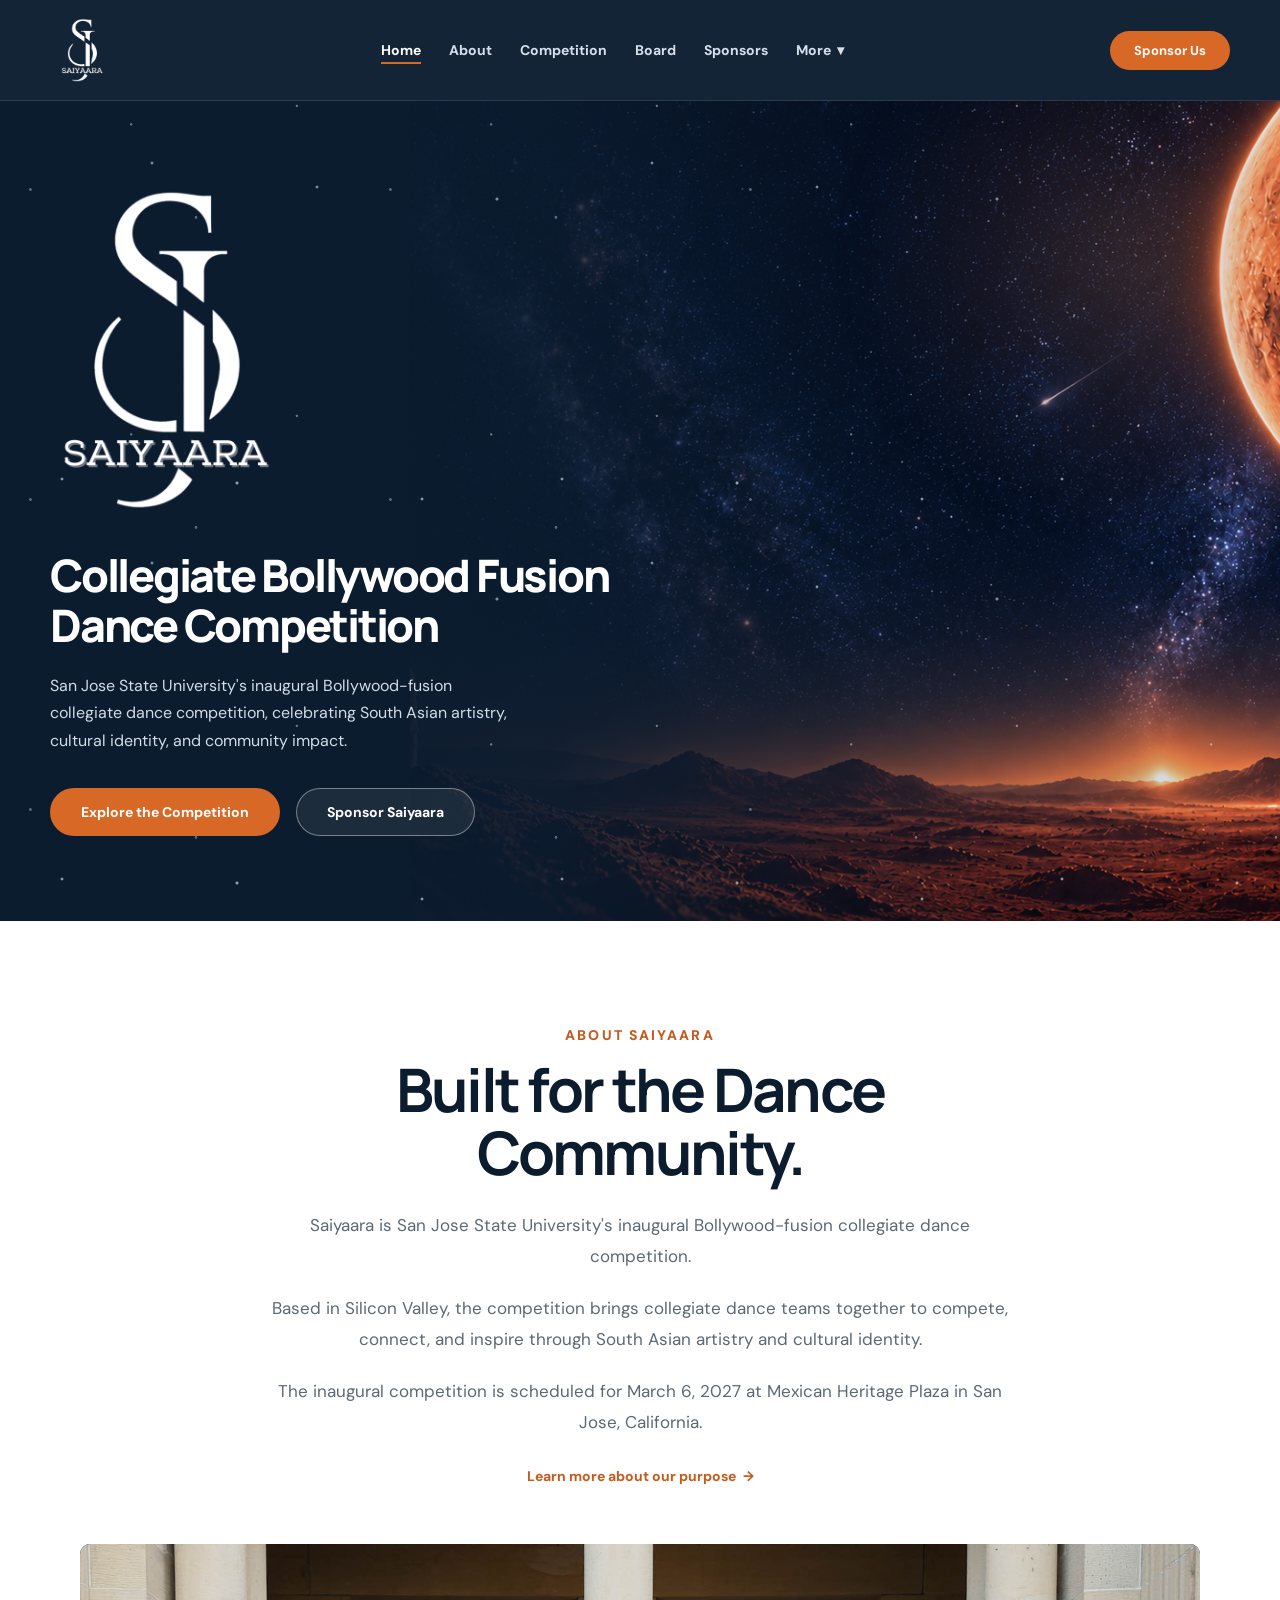
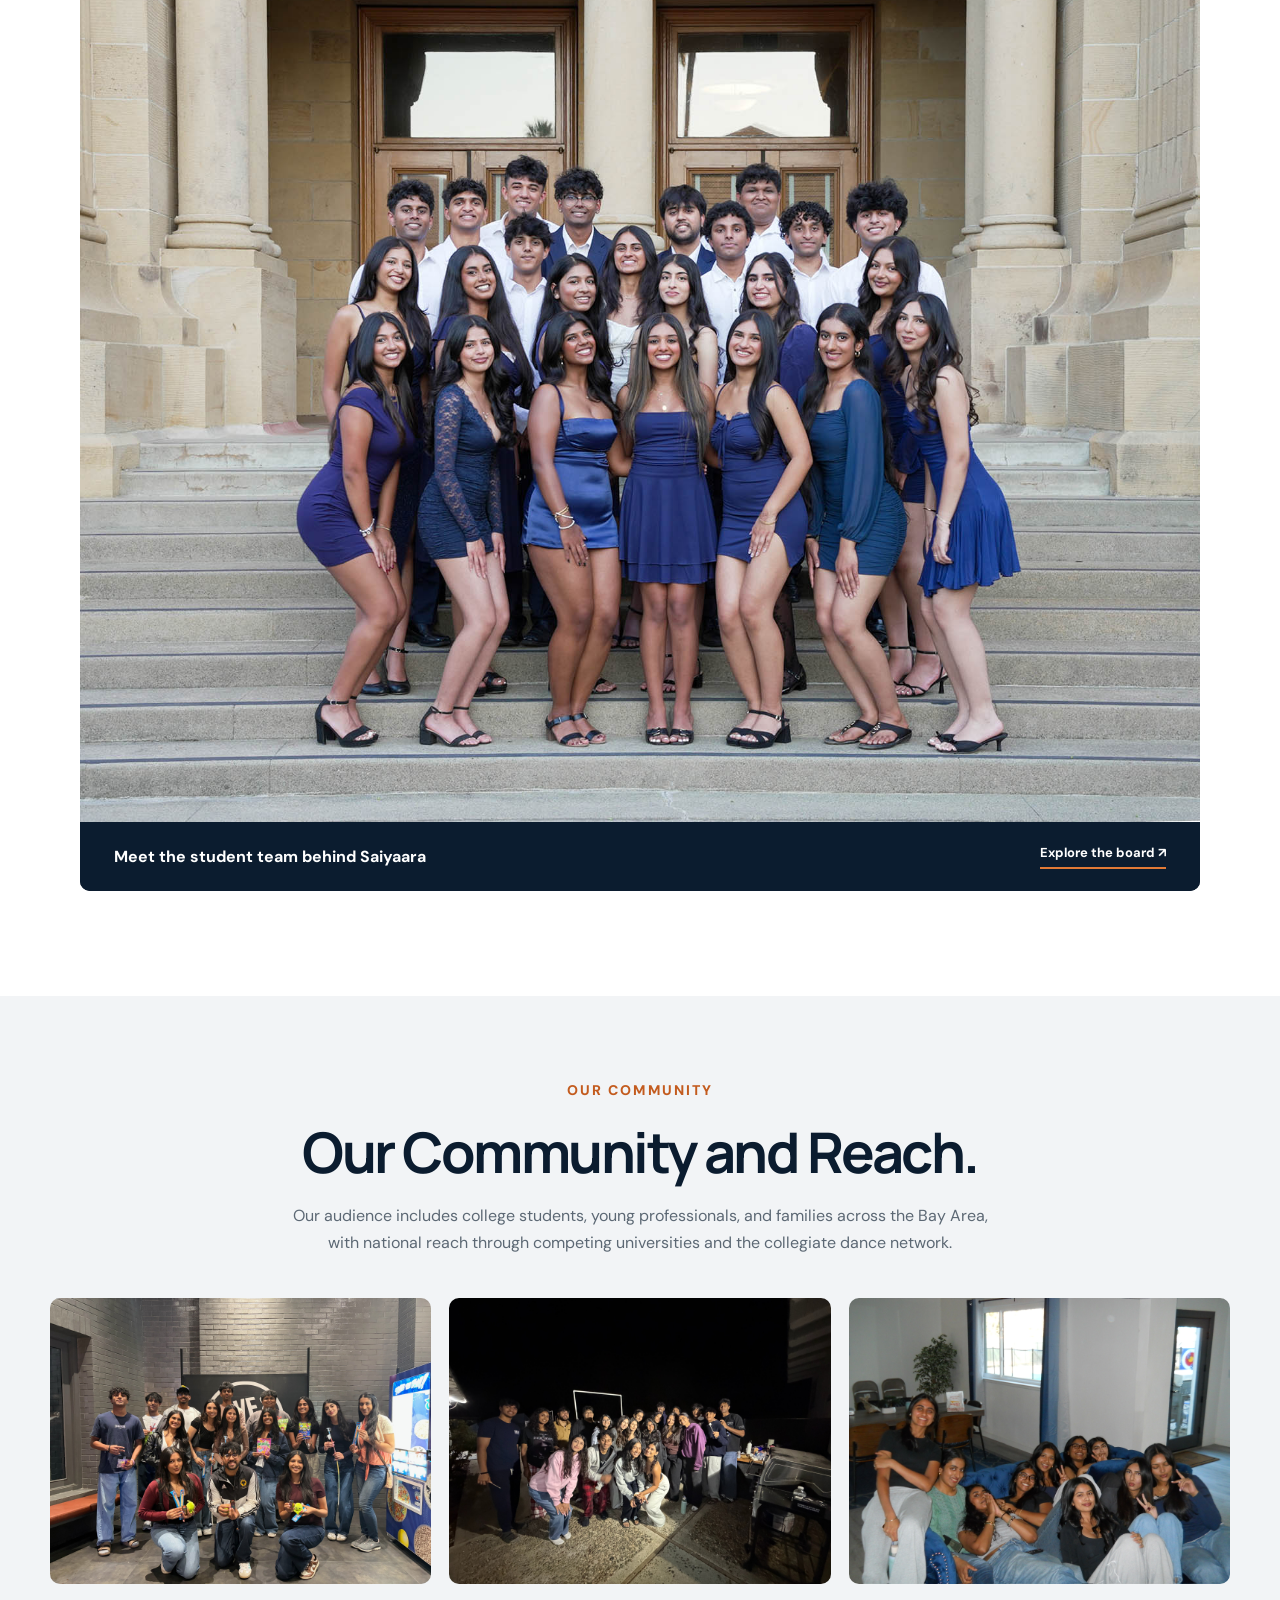
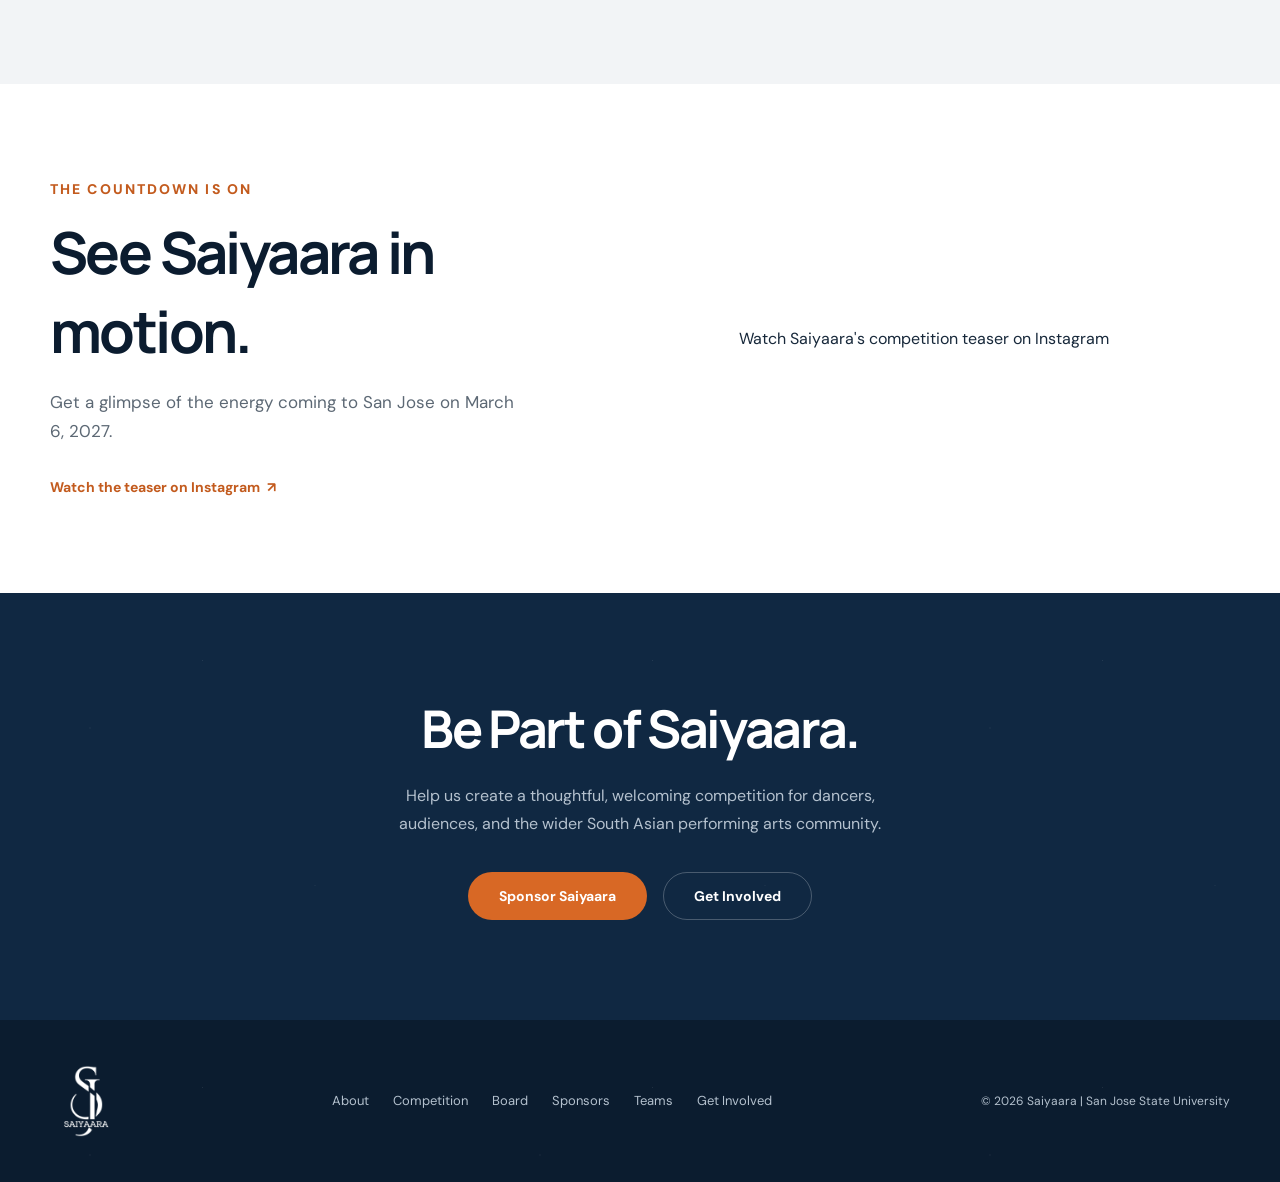
<file: index.html>
<!DOCTYPE html>
<html lang="en">
<head>
  <meta charset="UTF-8">
  <meta name="viewport" content="width=device-width, initial-scale=1.0">
  <title>Saiyaara | SJSU Bollywood Fusion</title>
  <link rel="icon" type="image/svg+xml" href="images/saiyaara-logo-transparent-navy.svg">
  <link rel="stylesheet" href="styles.css?v=15">
</head>

<body class="homepage">

  <header id="siteHeader">
    <nav class="wrap">

      <a href="index.html" class="brand">
        <img
          src="images/saiyaara-logo-transparent-white.svg"
          alt="Saiyaara logo"
          class="brand-mark"
        >
      </a>

      <div class="nav-links" id="navLinks">
        <a href="index.html" class="active">Home</a>
        <a href="about.html">About</a>
        <a href="comp.html">Competition</a>
        <a href="team.html">Board</a>
        <a href="sponsors.html">Sponsors</a>

        <div class="dropdown">
          <button class="drop-btn" type="button" aria-expanded="false">More <span aria-hidden="true">▾</span></button>

          <div class="dropdown-content">
            <a href="teams.html">Teams</a>
            <a href="join.html">Get Involved</a>
          </div>
        </div>
      </div>

      <a href="sponsors.html#partner" class="nav-cta">Sponsor Us</a>

      <button
        class="menu-btn"
        id="menuBtn"
        type="button"
        aria-label="Toggle menu"
        aria-expanded="false"
      >
        ☰
      </button>

    </nav>
  </header>


  <main>

    <!-- March to Mars Hero -->
    <section
      class="hero-reference"
      id="top"
      aria-label="Saiyaara March to Mars"
    >

      <img
        src="images/march-to-mars-clean.png"
        alt="An astronaut looking across a Mars landscape beneath a star-filled sky"
        class="hero-reference-image"
      >

      <!-- Animated space effects -->
      <div
        class="hero-starfield starfield-one"
        aria-hidden="true"
      ></div>

      <div
        class="hero-starfield starfield-two"
        aria-hidden="true"
      ></div>

      <div
        class="shooting-star shooting-star-one"
        aria-hidden="true"
      ></div>

      <div
        class="shooting-star shooting-star-two"
        aria-hidden="true"
      ></div>

      <div
        class="mars-glow"
        aria-hidden="true"
      ></div>

      <div class="hero-content">
        <img class="hero-logo" src="images/saiyaara-logo-transparent-white.svg" alt="Saiyaara">
        <p class="hero-subtitle">Collegiate Bollywood Fusion Dance Competition</p>
        <p class="hero-summary">San Jose State University's inaugural Bollywood-fusion collegiate dance competition, celebrating South Asian artistry, cultural identity, and community impact.</p>
        <div class="hero-actions">
          <a class="btn btn-solid" href="comp.html">Explore the Competition</a>
          <a class="btn btn-ghost" href="sponsors.html#partner">Sponsor Saiyaara</a>
        </div>
      </div>

    </section>

    <!-- About Saiyaara -->
    <section id="about-home" class="home-about">
      <div class="wrap home-about-stack">
        <div class="about-copy about-copy-centered">
          <div class="kicker">ABOUT SAIYAARA</div>
          <h2 class="about-title">Built for the Dance Community.</h2>
          <p>Saiyaara is San Jose State University's inaugural Bollywood-fusion collegiate dance competition.</p>
          <p>Based in Silicon Valley, the competition brings collegiate dance teams together to compete, connect, and inspire through South Asian artistry and cultural identity.</p>
          <p>The inaugural competition is scheduled for March 6, 2027 at Mexican Heritage Plaza in San Jose, California.</p>
          <a href="about.html" class="text-link">Learn more about our purpose <span aria-hidden="true">→</span></a>
        </div>

        <figure class="about-video home-board-photo">
          <img src="images/board/full-board-posed.jpg" alt="The Saiyaara board together on the steps outside" width="1723" height="1351" loading="lazy">
          <figcaption>Meet the student team behind Saiyaara <a href="team.html">Explore the board <span aria-hidden="true">↗</span></a></figcaption>
        </figure>
      </div>
    </section>

    <!-- Saiyaara Community -->
    <section class="community-strip home-community-strip" aria-label="Saiyaara community photos">
      <div class="wrap">
        <div class="community-strip-head">
          <div class="kicker">OUR COMMUNITY</div>
          <h2>Our Community and Reach.</h2>
          <p>Our audience includes college students, young professionals, and families across the Bay Area, with national reach through competing universities and the collegiate dance network.</p>
        </div>
        <div class="community-photo-grid">
          <figure class="community-photo community-photo-wide"><img src="images/saiyaara-community-1.jpg" alt="Saiyaara students together at a community event" loading="lazy"></figure>
          <figure class="community-photo"><img src="images/saiyaara-community-2.jpg" alt="Saiyaara students spending time together" loading="lazy"></figure>
          <figure class="community-photo"><img src="images/saiyaara-community-3.jpg" alt="Saiyaara community members gathered together" loading="lazy"></figure>
        </div>
      </div>
    </section>

    <!-- Competition teaser -->
    <section class="home-teaser" aria-labelledby="home-teaser-title">
      <div class="wrap home-teaser-grid">
        <div class="home-teaser-copy">
          <div class="kicker">THE COUNTDOWN IS ON</div>
          <h2 id="home-teaser-title">See Saiyaara in motion.</h2>
          <p>Get a glimpse of the energy coming to San Jose on March 6, 2027.</p>
          <a class="text-link" href="https://www.instagram.com/reel/DfF-gSRoLbu/" target="_blank" rel="noopener noreferrer">Watch the teaser on Instagram <span aria-hidden="true">↗</span></a>
        </div>
        <div class="home-teaser-embed">
          <blockquote class="instagram-media" data-instgrm-permalink="https://www.instagram.com/reel/DfF-gSRoLbu/" data-instgrm-version="14">
            <a href="https://www.instagram.com/reel/DfF-gSRoLbu/" target="_blank" rel="noopener noreferrer">Watch Saiyaara's competition teaser on Instagram</a>
          </blockquote>
        </div>
      </div>
    </section>


    <!-- CTA -->
    <section class="navy-band cta-band">

      <div class="stars"></div>

      <div class="wrap">

        <h2>
          Be Part of Saiyaara.
        </h2>

        <p>
          Help us create a thoughtful, welcoming competition for dancers,
          audiences, and the wider South Asian performing arts community.
        </p>

        <div class="hero-actions">

          <a
            href="sponsors.html#partner"
            class="btn btn-solid"
          >
            Sponsor Saiyaara
          </a>

          <a
            href="join.html"
            class="btn btn-ghost"
          >
            Get Involved
          </a>

        </div>

      </div>

    </section>

  </main>


  <footer class="navy-band">

    <div class="stars"></div>

    <div class="wrap footer-row">

      <img class="footer-logo" src="images/saiyaara-logo-transparent-white.svg" alt="Saiyaara">

      <div class="foot-links">
        <a href="about.html">About</a>
        <a href="comp.html">Competition</a>
        <a href="team.html">Board</a>
        <a href="sponsors.html">Sponsors</a>
        <a href="teams.html">Teams</a>
        <a href="join.html">Get Involved</a>
      </div>

      <span class="copyline">
        © 2026 Saiyaara | San Jose State University
      </span>

    </div>

  </footer>


  <script async src="https://www.instagram.com/embed.js"></script>
  <script src="script.js"></script>

</body>
</html>
</file>
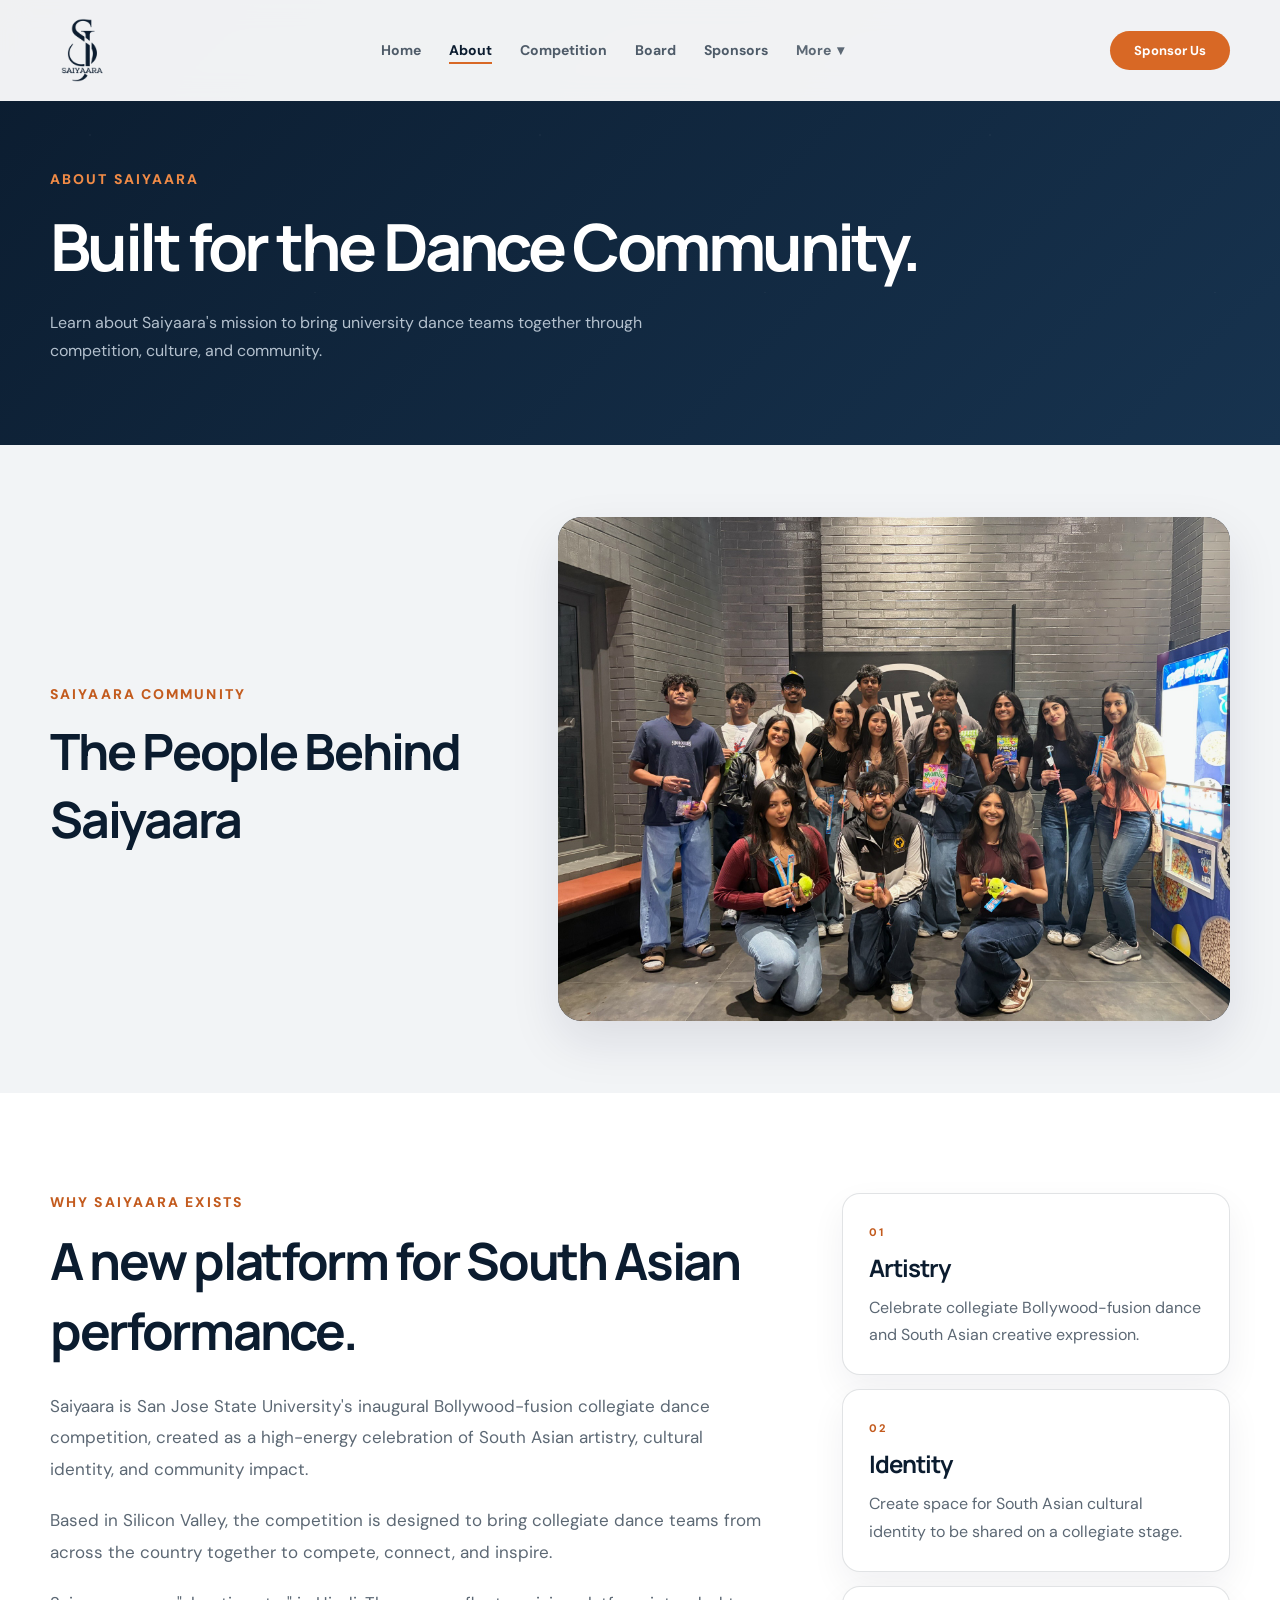
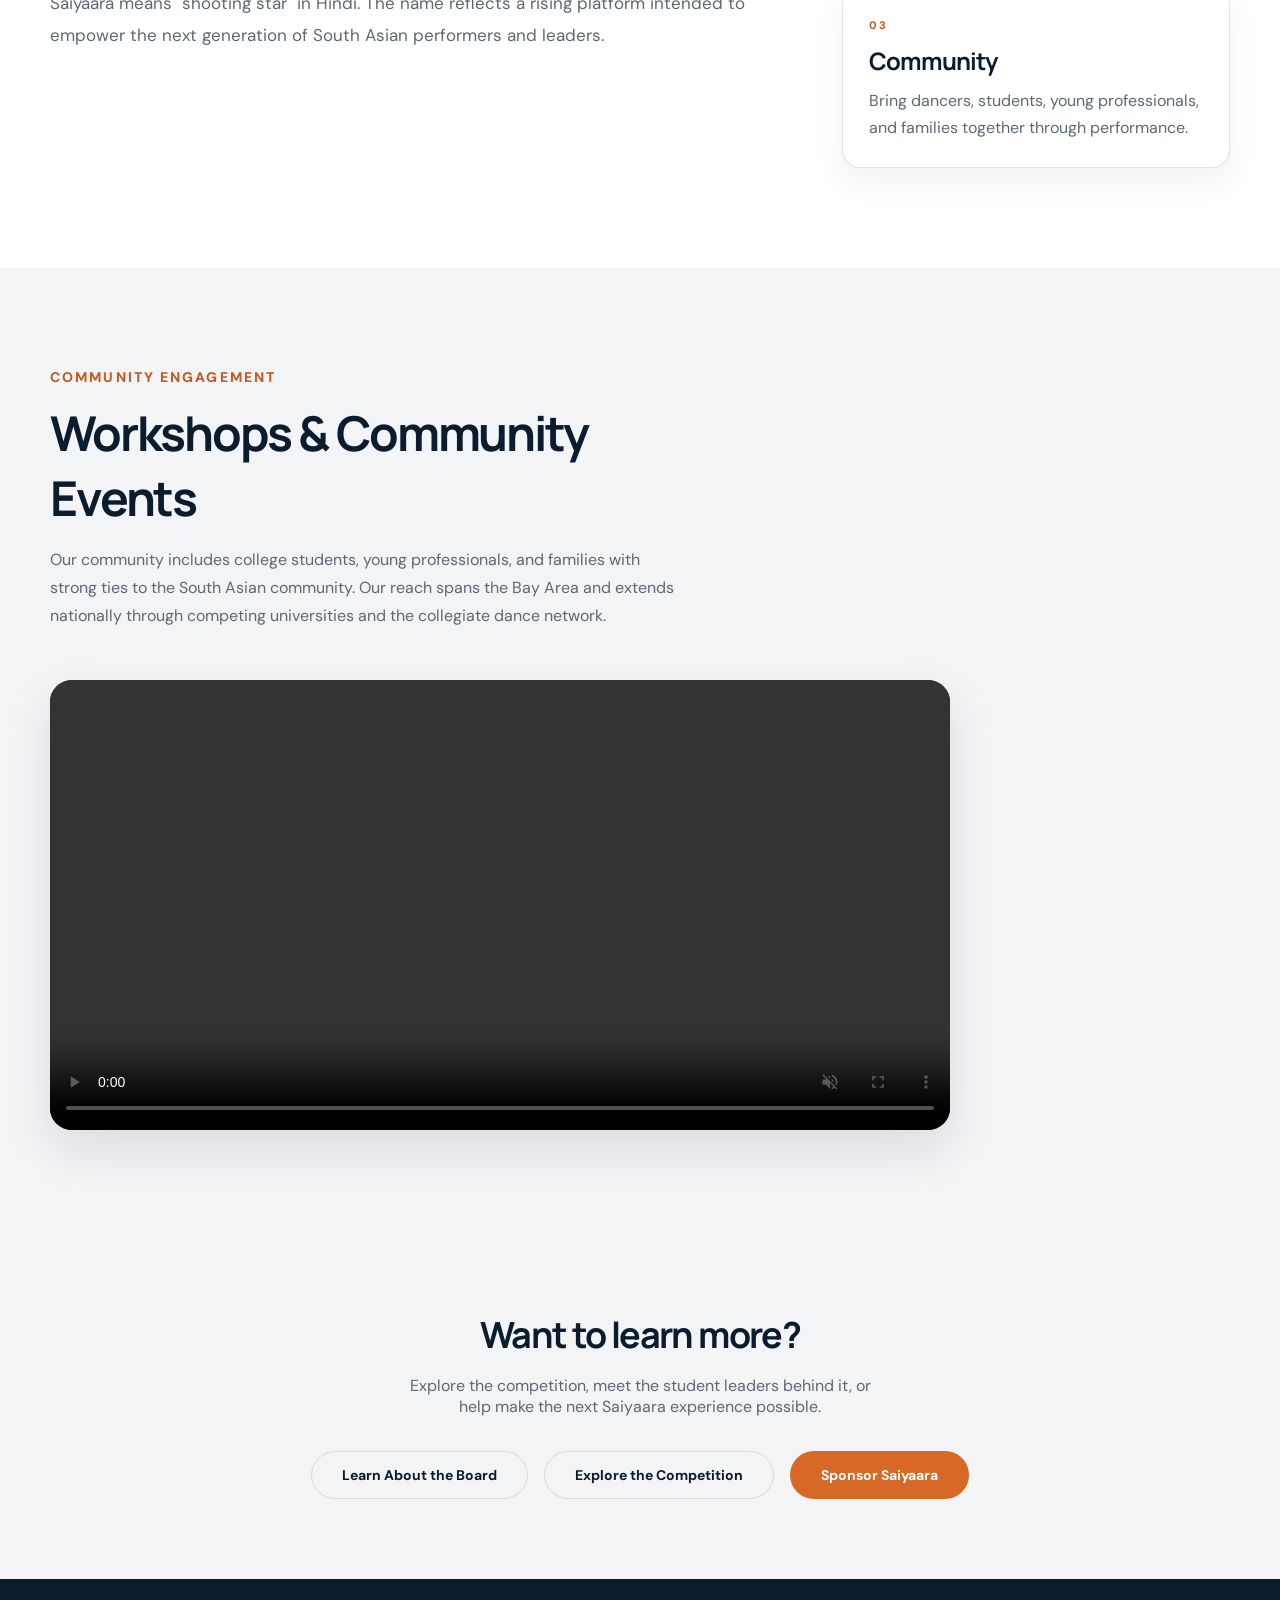
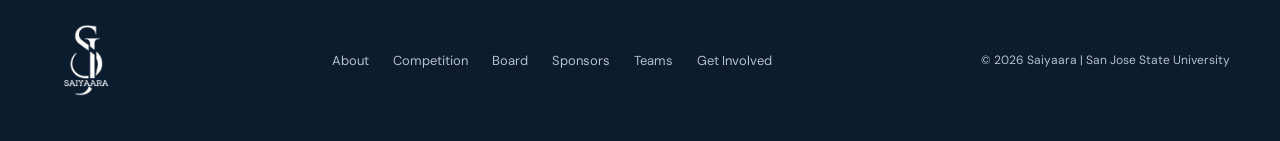
<file: about.html>
<!DOCTYPE html>
<html lang="en">
<head>
  <meta charset="UTF-8">
  <meta name="viewport" content="width=device-width, initial-scale=1.0">
  <title>About | Saiyaara</title>
  <link rel="icon" type="image/svg+xml" href="images/saiyaara-logo-transparent-navy.svg">
  <link rel="stylesheet" href="styles.css?v=15">
</head>

<body>

  <header id="siteHeader">
    <nav class="wrap">

      <a href="index.html" class="brand">
        <img
          src="images/saiyaara-logo-transparent-navy.svg"
          alt="Saiyaara logo"
          class="brand-mark"
        >
      </a>

      <div class="nav-links" id="navLinks">
        <a href="index.html">Home</a>
        <a href="about.html" class="active">About</a>
        <a href="comp.html">Competition</a>
        <a href="team.html">Board</a>
        <a href="sponsors.html">Sponsors</a>

        <div class="dropdown">
          <button class="drop-btn" type="button" aria-expanded="false">More <span aria-hidden="true">▾</span></button>

          <div class="dropdown-content">
            <a href="teams.html">Teams</a>
            <a href="join.html">Get Involved</a>
          </div>
        </div>
      </div>

      <a href="sponsors.html#partner" class="nav-cta">
        Sponsor Us
      </a>

      <button
        class="menu-btn"
        id="menuBtn"
        type="button"
        aria-label="Toggle menu"
        aria-expanded="false"
      >
        ☰
      </button>

    </nav>
  </header>


  <main>

    <!-- About Hero -->
    <section class="page-hero navy-band">

      <div class="stars"></div>

      <div class="wrap">

        <div class="kicker">
          ABOUT SAIYAARA
        </div>

        <h1>
          Built for the Dance Community.
        </h1>

        <p>
          Learn about Saiyaara's mission to bring university dance teams
          together through competition, culture, and community.
        </p>

      </div>

    </section>
<section class="page-photo-feature">
  <div class="wrap page-photo-feature-grid">
    <div class="page-photo-copy">
      <div class="kicker">SAIYAARA COMMUNITY</div>
      <h2>The People Behind Saiyaara</h2>
    </div>
    <figure class="page-photo-frame"><img src="images/saiyaara-community-1.jpg" alt="Saiyaara community members together" loading="lazy"></figure>
  </div>
</section>



    <!-- About Copy -->
    <section>

      <div class="wrap about-story-grid">
        <div class="about-copy about-long-copy">
          <div class="kicker">WHY SAIYAARA EXISTS</div>
          <h2>A new platform for South Asian performance.</h2>
          <p>Saiyaara is San Jose State University's inaugural Bollywood-fusion collegiate dance competition, created as a high-energy celebration of South Asian artistry, cultural identity, and community impact.</p>
          <p>Based in Silicon Valley, the competition is designed to bring collegiate dance teams from across the country together to compete, connect, and inspire.</p>
          <p>Saiyaara means "shooting star" in Hindi. The name reflects a rising platform intended to empower the next generation of South Asian performers and leaders.</p>
        </div>

        <div class="value-stack" aria-label="Saiyaara values">
          <article class="value-card"><span>01</span><h3>Artistry</h3><p>Celebrate collegiate Bollywood-fusion dance and South Asian creative expression.</p></article>
          <article class="value-card"><span>02</span><h3>Identity</h3><p>Create space for South Asian cultural identity to be shared on a collegiate stage.</p></article>
          <article class="value-card"><span>03</span><h3>Community</h3><p>Bring dancers, students, young professionals, and families together through performance.</p></article>
        </div>
      </div>

    </section>


    <!-- Workshops & Community Events -->
    <section class="soft-bg">

      <div class="wrap">

        <div class="section-head">

          <div class="kicker">
            Community Engagement
          </div>

          <h2>
            Workshops & Community Events
          </h2>

          <p>
            Our community includes college students, young professionals, and families with strong ties to the South Asian community. Our reach spans the Bay Area and extends nationally through competing universities and the collegiate dance network.
          </p>

        </div>


        <div class="workshop-video">

          <video
            autoplay
            muted
            loop
            playsinline
            controls
            preload="metadata"
          >
           <!-- about.html -->
<source src="media/hiphop-workshop.mp4" type="video/mp4">

            Your browser does not support the video tag.
          </video>

        </div>

      </div>

    </section>


    <!-- Learn More -->
    <section class="soft-bg tight">

      <div class="wrap" style="text-align:center;">

        <h2
          style="
            font-size:clamp(26px,3.4vw,36px);
            margin-bottom:16px;
          "
        >
          Want to learn more?
        </h2>

        <p
          style="
            color:var(--muted);
            max-width:480px;
            margin:0 auto 28px;
          "
        >
          Explore the competition, meet the student leaders behind it,
          or help make the next Saiyaara experience possible.
        </p>

        <div
          class="hero-actions"
          style="justify-content:center;"
        >

          <a
            href="team.html"
            class="btn btn-ghost"
          >
            Learn About the Board
          </a>

          <a
            href="comp.html"
            class="btn btn-ghost"
          >
            Explore the Competition
          </a>

          <a
            href="sponsors.html#partner"
            class="btn btn-solid"
          >
            Sponsor Saiyaara
          </a>

        </div>

      </div>

    </section>

  </main>


  <footer class="navy-band">

    <div class="stars"></div>

    <div class="wrap footer-row">

      <img class="footer-logo" src="images/saiyaara-logo-transparent-white.svg" alt="Saiyaara">

      <div class="foot-links">
        <a href="about.html">About</a>
        <a href="comp.html">Competition</a>
        <a href="team.html">Board</a>
        <a href="sponsors.html">Sponsors</a>
        <a href="teams.html">Teams</a>
        <a href="join.html">Get Involved</a>
      </div>

      <span class="copyline">
        © 2026 Saiyaara | San Jose State University
      </span>

    </div>

  </footer>


  <script src="script.js"></script>

</body>
</html>
</file>
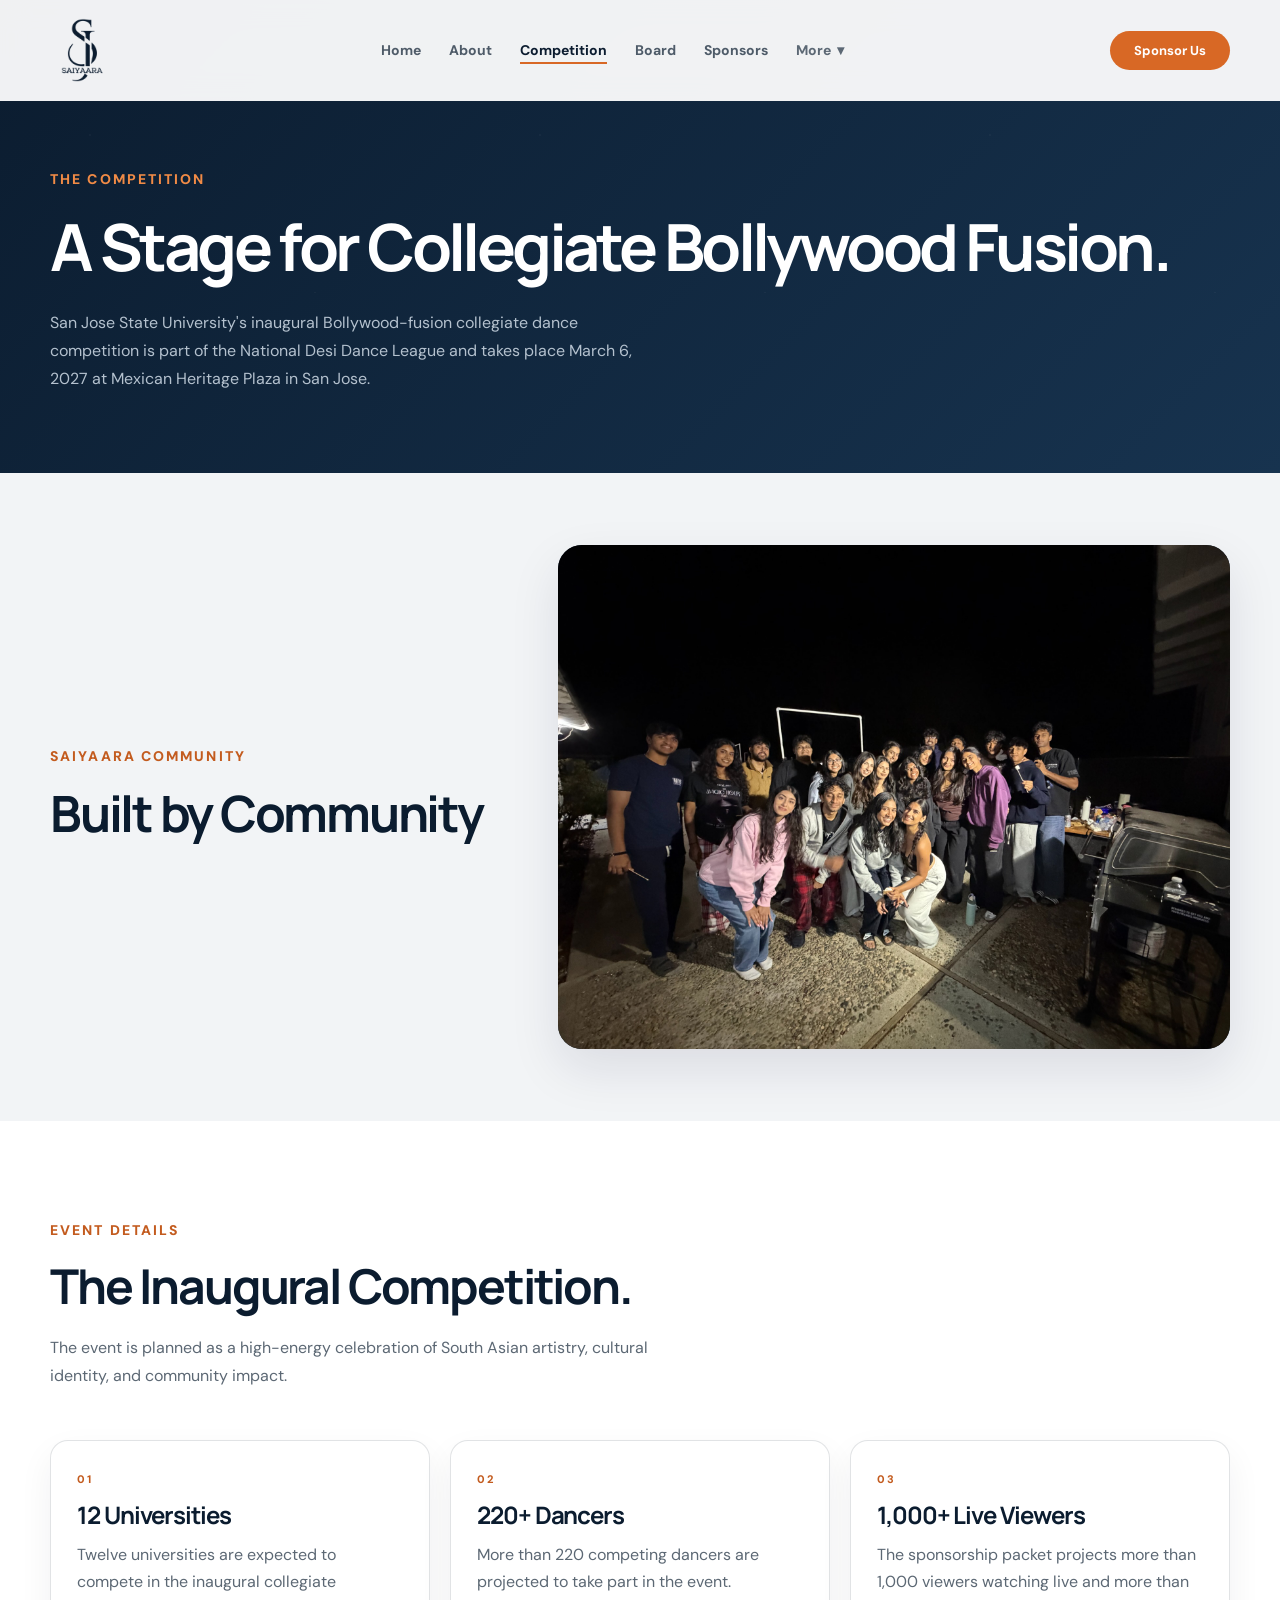
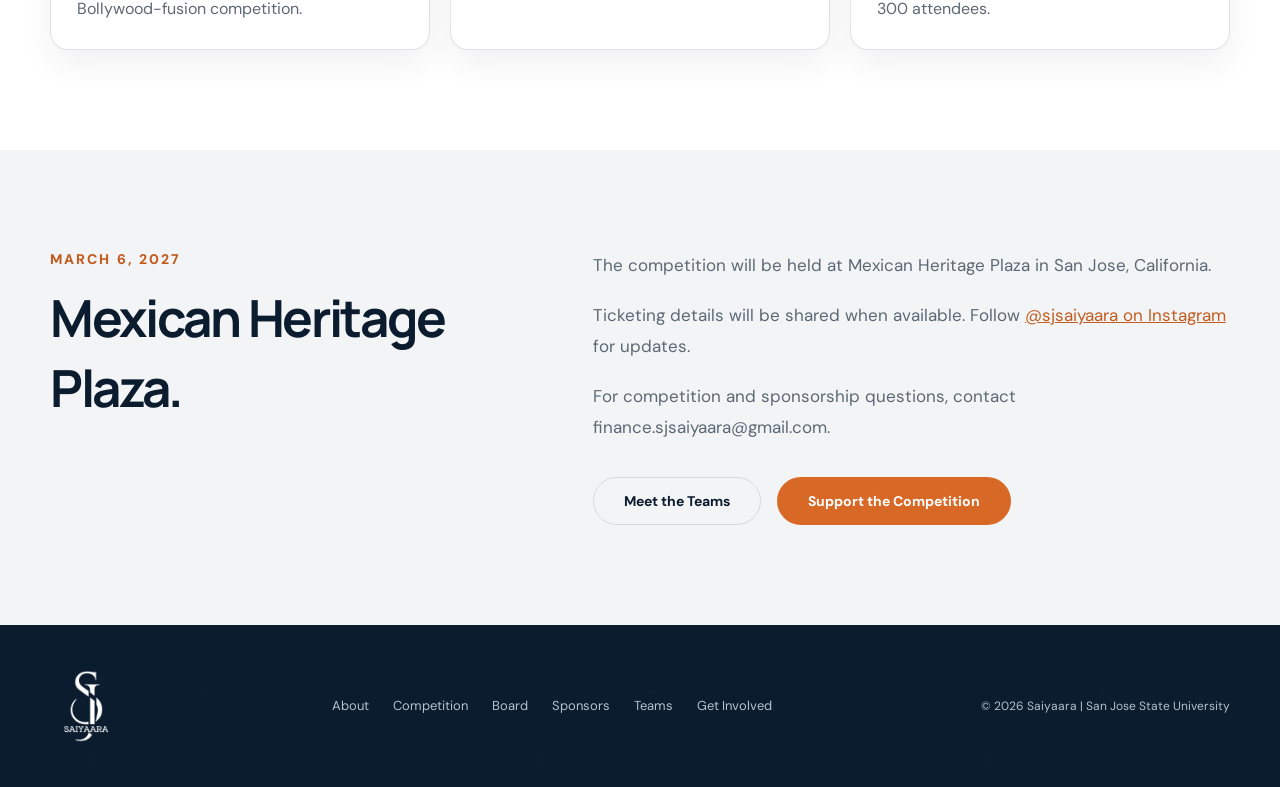
<file: comp.html>
<!DOCTYPE html>
<html lang="en">
<head>
  <meta charset="UTF-8">
  <meta name="viewport" content="width=device-width, initial-scale=1.0">
  <title>Competition | Saiyaara</title>
  <link rel="icon" type="image/svg+xml" href="images/saiyaara-logo-transparent-navy.svg">
  <link rel="stylesheet" href="styles.css?v=15">
</head>
<body>

<header id="siteHeader">
  <nav class="wrap">
    <a href="index.html" class="brand">
      <img src="images/saiyaara-logo-transparent-navy.svg" alt="Saiyaara logo" class="brand-mark">
    </a>
    <div class="nav-links" id="navLinks">
      <a href="index.html">Home</a>
      <a href="about.html">About</a>
      <a href="comp.html" class="active">Competition</a>
      <a href="team.html">Board</a>
      <a href="sponsors.html">Sponsors</a>
      <div class="dropdown">
        <button class="drop-btn" type="button" aria-expanded="false">More <span aria-hidden="true">▾</span></button>
        <div class="dropdown-content">
          <a href="teams.html">Teams</a>
          <a href="join.html">Get Involved</a>
        </div>
      </div>
    </div>
    <a href="sponsors.html#partner" class="nav-cta">Sponsor Us</a>
    <button class="menu-btn" id="menuBtn" type="button" aria-label="Toggle menu" aria-expanded="false">☰</button>
  </nav>
</header>

<section class="page-hero navy-band">
  <div class="stars"></div>
  <div class="wrap">
    <div class="kicker">THE COMPETITION</div>
    <h1>A Stage for Collegiate Bollywood Fusion.</h1>
    <p>San Jose State University's inaugural Bollywood-fusion collegiate dance competition is part of the National Desi Dance League and takes place March 6, 2027 at Mexican Heritage Plaza in San Jose.</p>
  </div>
</section>
<section class="page-photo-feature">
  <div class="wrap page-photo-feature-grid">
    <div class="page-photo-copy">
      <div class="kicker">SAIYAARA COMMUNITY</div>
      <h2>Built by Community</h2>
    </div>
    <figure class="page-photo-frame"><img src="images/saiyaara-community-2.jpg" alt="Saiyaara community members together" loading="lazy"></figure>
  </div>
</section>


<section class="competition-explainer">
  <div class="wrap">
    <div class="section-head">
      <div class="kicker">EVENT DETAILS</div>
      <h2>The Inaugural Competition.</h2>
      <p>The event is planned as a high-energy celebration of South Asian artistry, cultural identity, and community impact.</p>
    </div>

    <div class="info-card-grid">
      <article class="info-card">
        <span class="info-card-number">01</span>
        <h3>12 Universities</h3>
        <p>Twelve universities are expected to compete in the inaugural collegiate Bollywood-fusion competition.</p>
      </article>
      <article class="info-card">
        <span class="info-card-number">02</span>
        <h3>220+ Dancers</h3>
        <p>More than 220 competing dancers are projected to take part in the event.</p>
      </article>
      <article class="info-card">
        <span class="info-card-number">03</span>
        <h3>1,000+ Live Viewers</h3>
        <p>The sponsorship packet projects more than 1,000 viewers watching live and more than 300 attendees.</p>
      </article>
    </div>
  </div>
</section>

<section class="soft-bg">
  <div class="wrap experience-grid">
    <div>
      <div class="kicker">MARCH 6, 2027</div>
      <h2>Mexican Heritage Plaza.</h2>
    </div>
    <div class="experience-copy">
      <p>The competition will be held at Mexican Heritage Plaza in San Jose, California.</p>
      <p>Ticketing details will be shared when available. Follow <a href="https://www.instagram.com/sjsaiyaara/" target="_blank" rel="noopener noreferrer">@sjsaiyaara on Instagram</a> for updates.</p>
      <p>For competition and sponsorship questions, contact finance.sjsaiyaara@gmail.com.</p>
      <div class="hero-actions">
        <a href="teams.html" class="btn btn-ghost">Meet the Teams</a>
        <a href="sponsors.html#partner" class="btn btn-solid">Support the Competition</a>
      </div>
    </div>
  </div>
</section>

<footer class="navy-band">
  <div class="stars"></div>
  <div class="wrap footer-row">
      <img class="footer-logo" src="images/saiyaara-logo-transparent-white.svg" alt="Saiyaara">
    <div class="foot-links">
      <a href="about.html">About</a>
      <a href="comp.html">Competition</a>
      <a href="team.html">Board</a>
      <a href="sponsors.html">Sponsors</a>
      <a href="teams.html">Teams</a>
      <a href="join.html">Get Involved</a>
    </div>
    <span class="copyline">© 2026 Saiyaara | San Jose State University</span>
  </div>
</footer>

<script src="script.js"></script>
</body>
</html>
</file>
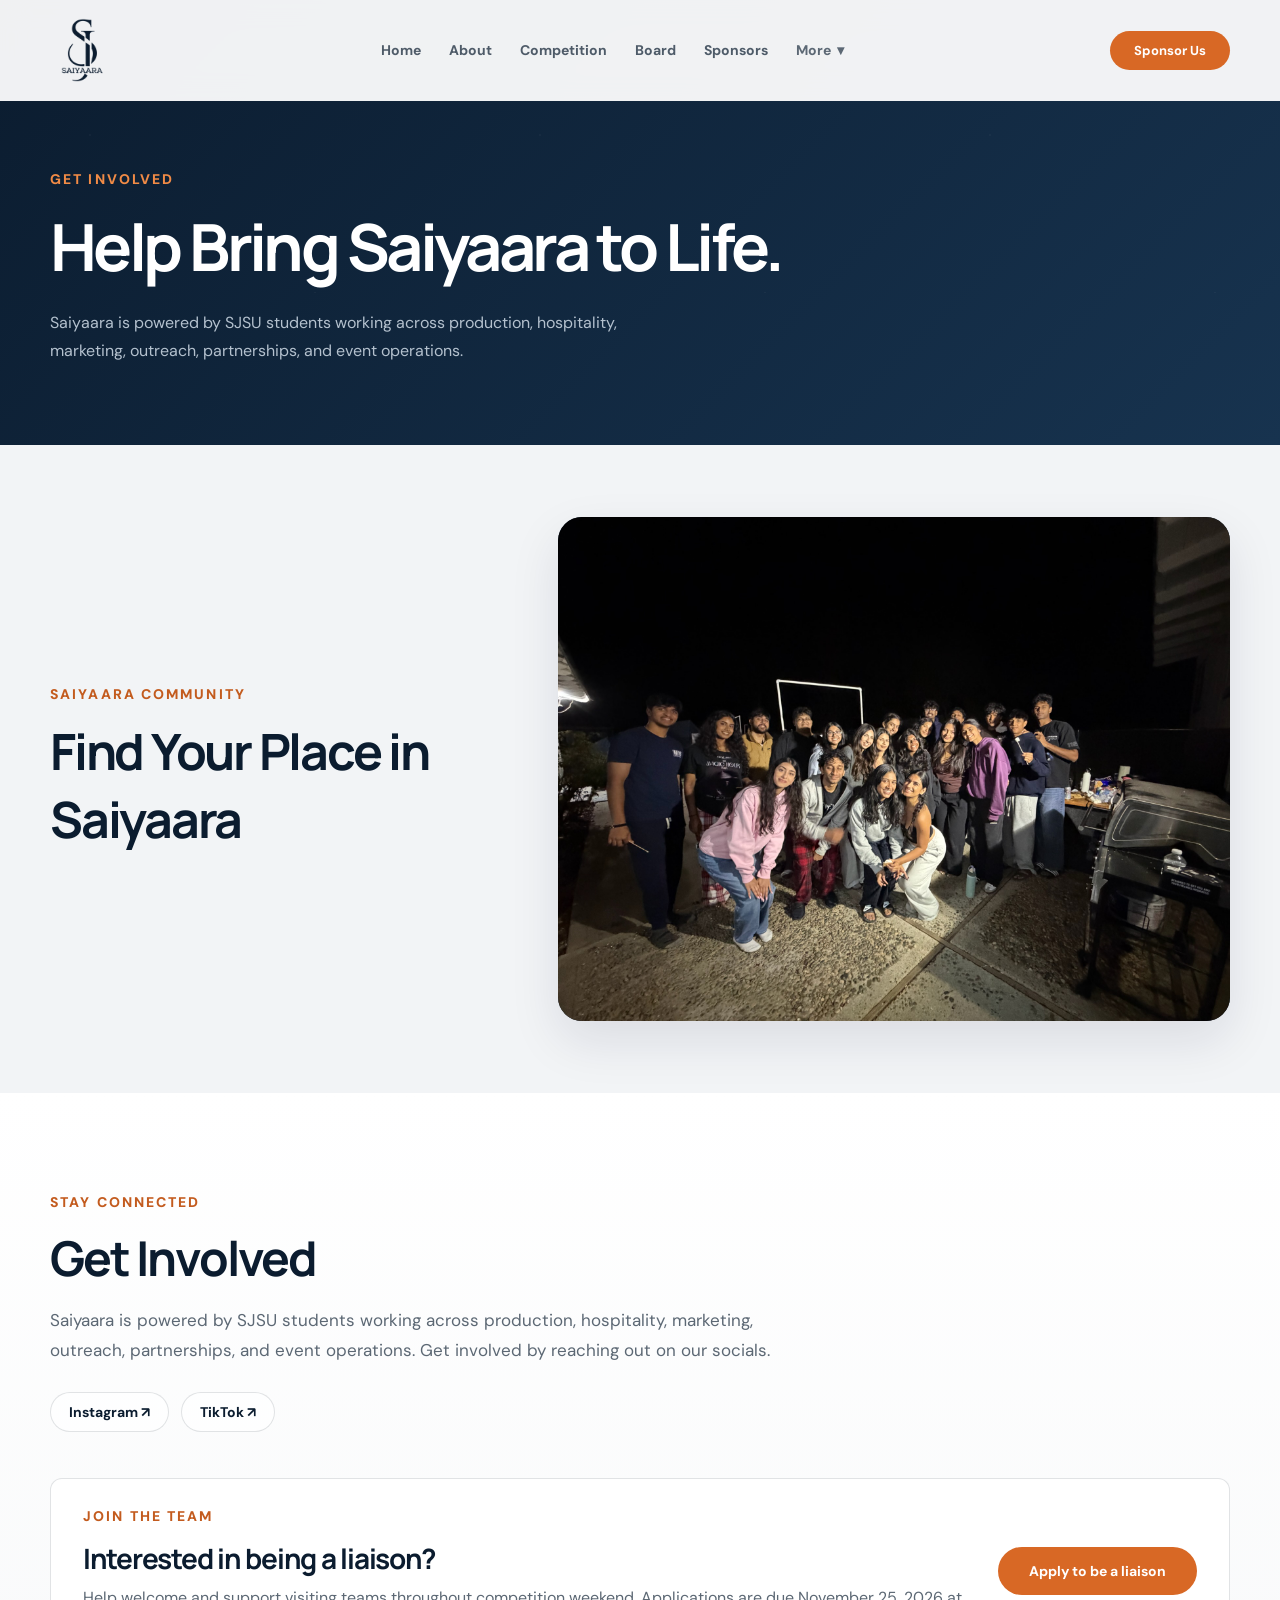
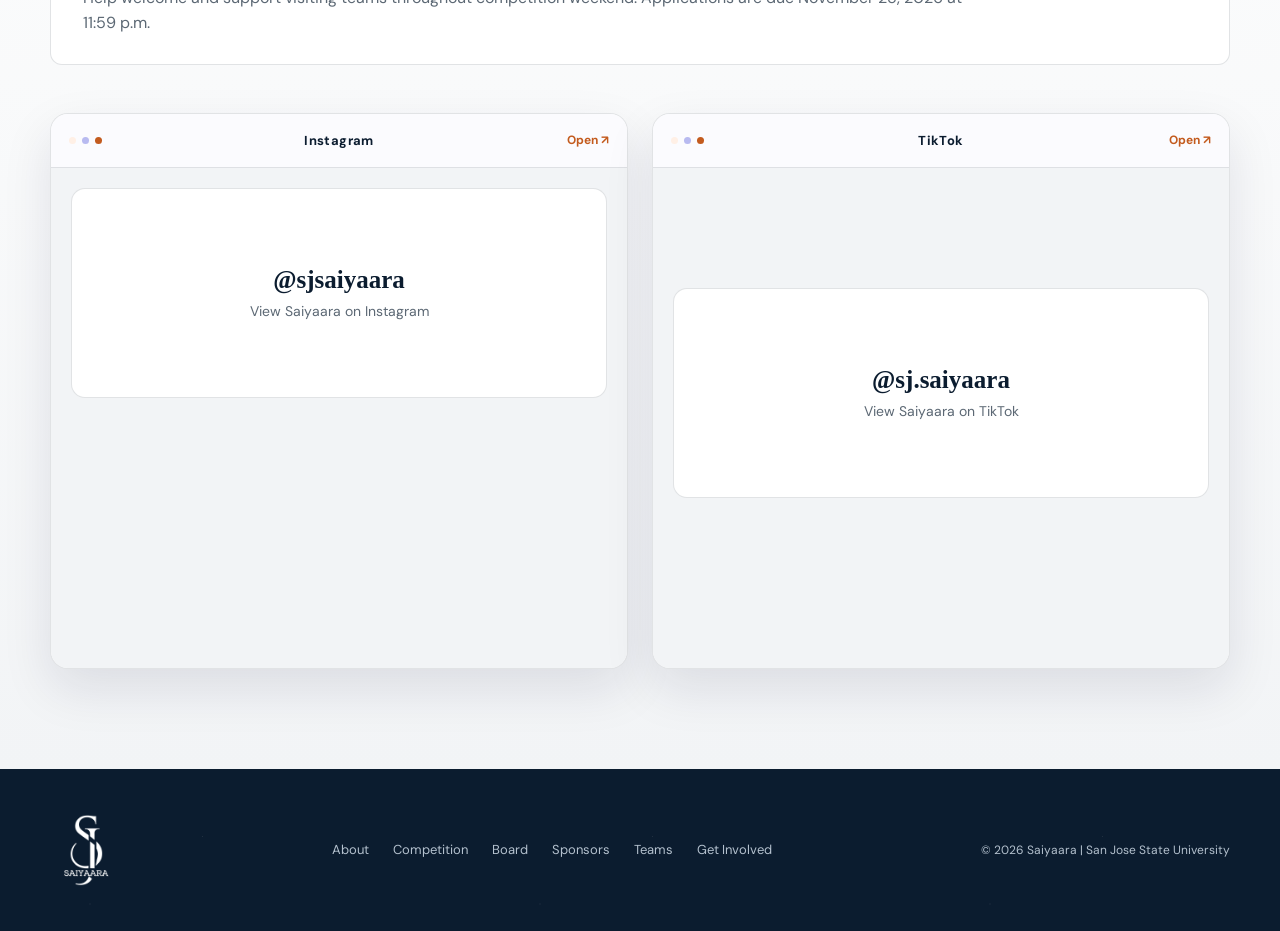
<file: join.html>
<!DOCTYPE html>
<html lang="en">
<head>
<meta charset="UTF-8">
<meta name="viewport" content="width=device-width, initial-scale=1.0">
<title>Join | Saiyaara</title>
<link rel="icon" type="image/svg+xml" href="images/saiyaara-logo-transparent-navy.svg">
<link rel="stylesheet" href="styles.css?v=15">
</head>
<body>

<header id="siteHeader">
  <nav class="wrap">
    <a href="index.html" class="brand">
      <img src="images/saiyaara-logo-transparent-navy.svg" alt="Saiyaara logo" class="brand-mark">
    </a>
    <div class="nav-links" id="navLinks">
      <a href="index.html">Home</a>
      <a href="about.html">About</a>
      <a href="comp.html">Competition</a>
      <a href="team.html">Board</a>
      <a href="sponsors.html">Sponsors</a>
      <div class="dropdown">
        <button class="drop-btn" type="button" aria-expanded="false">More <span aria-hidden="true">▾</span></button>
        <div class="dropdown-content">
          <a href="teams.html">Teams</a>
          <a href="join.html" class="active">Get Involved</a>
        </div>
      </div>
    </div>
    <a href="sponsors.html#partner" class="nav-cta">Sponsor Us</a>
    <button class="menu-btn" id="menuBtn" type="button" aria-label="Toggle menu" aria-expanded="false">☰</button>
  </nav>
</header>

<section class="page-hero navy-band">
  <div class="stars"></div>
  <div class="wrap">
    <div class="kicker">Get involved</div>
    <h1>Help Bring Saiyaara to Life.</h1>
    <p>Saiyaara is powered by SJSU students working across production, hospitality, marketing, outreach, partnerships, and event operations.</p>
  </div>
</section>
<section class="page-photo-feature">
  <div class="wrap page-photo-feature-grid">
    <div class="page-photo-copy">
      <div class="kicker">SAIYAARA COMMUNITY</div>
      <h2>Find Your Place in Saiyaara</h2>
    </div>
    <figure class="page-photo-frame"><img src="images/saiyaara-community-2.jpg" alt="Saiyaara community members together" loading="lazy"></figure>
  </div>
</section>


<section class="join-socials">
  <div class="wrap">
    <div class="join-copy">
      <div class="kicker">Stay connected</div>
      <h2>Get Involved</h2>
      <p>Saiyaara is powered by SJSU students working across production, hospitality, marketing, outreach, partnerships, and event operations. Get involved by reaching out on our socials.</p>
      <div class="social-row" aria-label="Saiyaara social profiles">
        <a href="https://www.instagram.com/sjsaiyaara/" target="_blank" rel="noopener noreferrer">Instagram ↗</a>
        <a href="https://www.tiktok.com/@sj.saiyaara?lang=en" target="_blank" rel="noopener noreferrer">TikTok ↗</a>
      </div>
    </div>

    <aside class="liaison-callout" aria-labelledby="liaison-title">
      <div>
        <div class="kicker">JOIN THE TEAM</div>
        <h3 id="liaison-title">Interested in being a liaison?</h3>
        <p>Help welcome and support visiting teams throughout competition weekend. Applications are due November 25, 2026 at 11:59 p.m.</p>
      </div>
      <a href="https://tinyurl.com/saiyaaraliaison26-27" class="btn btn-solid" target="_blank" rel="noopener noreferrer">Apply to be a liaison</a>
    </aside>

    <div class="social-preview-grid">
      <article class="social-preview-card">
        <div class="social-window-bar">
          <div class="window-dots" aria-hidden="true"><span></span><span></span><span></span></div>
          <span class="social-window-title">Instagram</span>
          <a href="https://www.instagram.com/sjsaiyaara/" target="_blank" rel="noopener noreferrer" aria-label="Open Saiyaara on Instagram">Open ↗</a>
        </div>
        <div class="social-preview-body instagram-preview">
          <blockquote class="instagram-media" data-instgrm-permalink="https://www.instagram.com/sjsaiyaara/" data-instgrm-version="14">
            <a href="https://www.instagram.com/sjsaiyaara/" target="_blank" rel="noopener noreferrer">
              <strong>@sjsaiyaara</strong>
              <span>View Saiyaara on Instagram</span>
            </a>
          </blockquote>
        </div>
      </article>

      <article class="social-preview-card">
        <div class="social-window-bar">
          <div class="window-dots" aria-hidden="true"><span></span><span></span><span></span></div>
          <span class="social-window-title">TikTok</span>
          <a href="https://www.tiktok.com/@sj.saiyaara?lang=en" target="_blank" rel="noopener noreferrer" aria-label="Open Saiyaara on TikTok">Open ↗</a>
        </div>
        <div class="social-preview-body tiktok-preview">
          <blockquote class="tiktok-embed" cite="https://www.tiktok.com/@sj.saiyaara" data-unique-id="sj.saiyaara" data-embed-type="creator">
            <section>
              <a href="https://www.tiktok.com/@sj.saiyaara?lang=en" target="_blank" rel="noopener noreferrer">
                <strong>@sj.saiyaara</strong>
                <span>View Saiyaara on TikTok</span>
              </a>
            </section>
          </blockquote>
        </div>
      </article>
    </div>
  </div>
</section>

<footer class="navy-band">
  <div class="stars"></div>
  <div class="wrap footer-row">
    <img class="footer-logo" src="images/saiyaara-logo-transparent-white.svg" alt="Saiyaara">
    <div class="foot-links">
      <a href="about.html">About</a>
      <a href="comp.html">Competition</a>
      <a href="team.html">Board</a>
      <a href="sponsors.html">Sponsors</a>
      <a href="teams.html">Teams</a>
      <a href="join.html">Get Involved</a>
    </div>
    <span class="copyline">© 2026 Saiyaara | San Jose State University</span>
  </div>
</footer>

<script async src="https://www.instagram.com/embed.js"></script>
<script async src="https://www.tiktok.com/embed.js"></script>
<script src="script.js"></script>
</body>
</html>
</file>
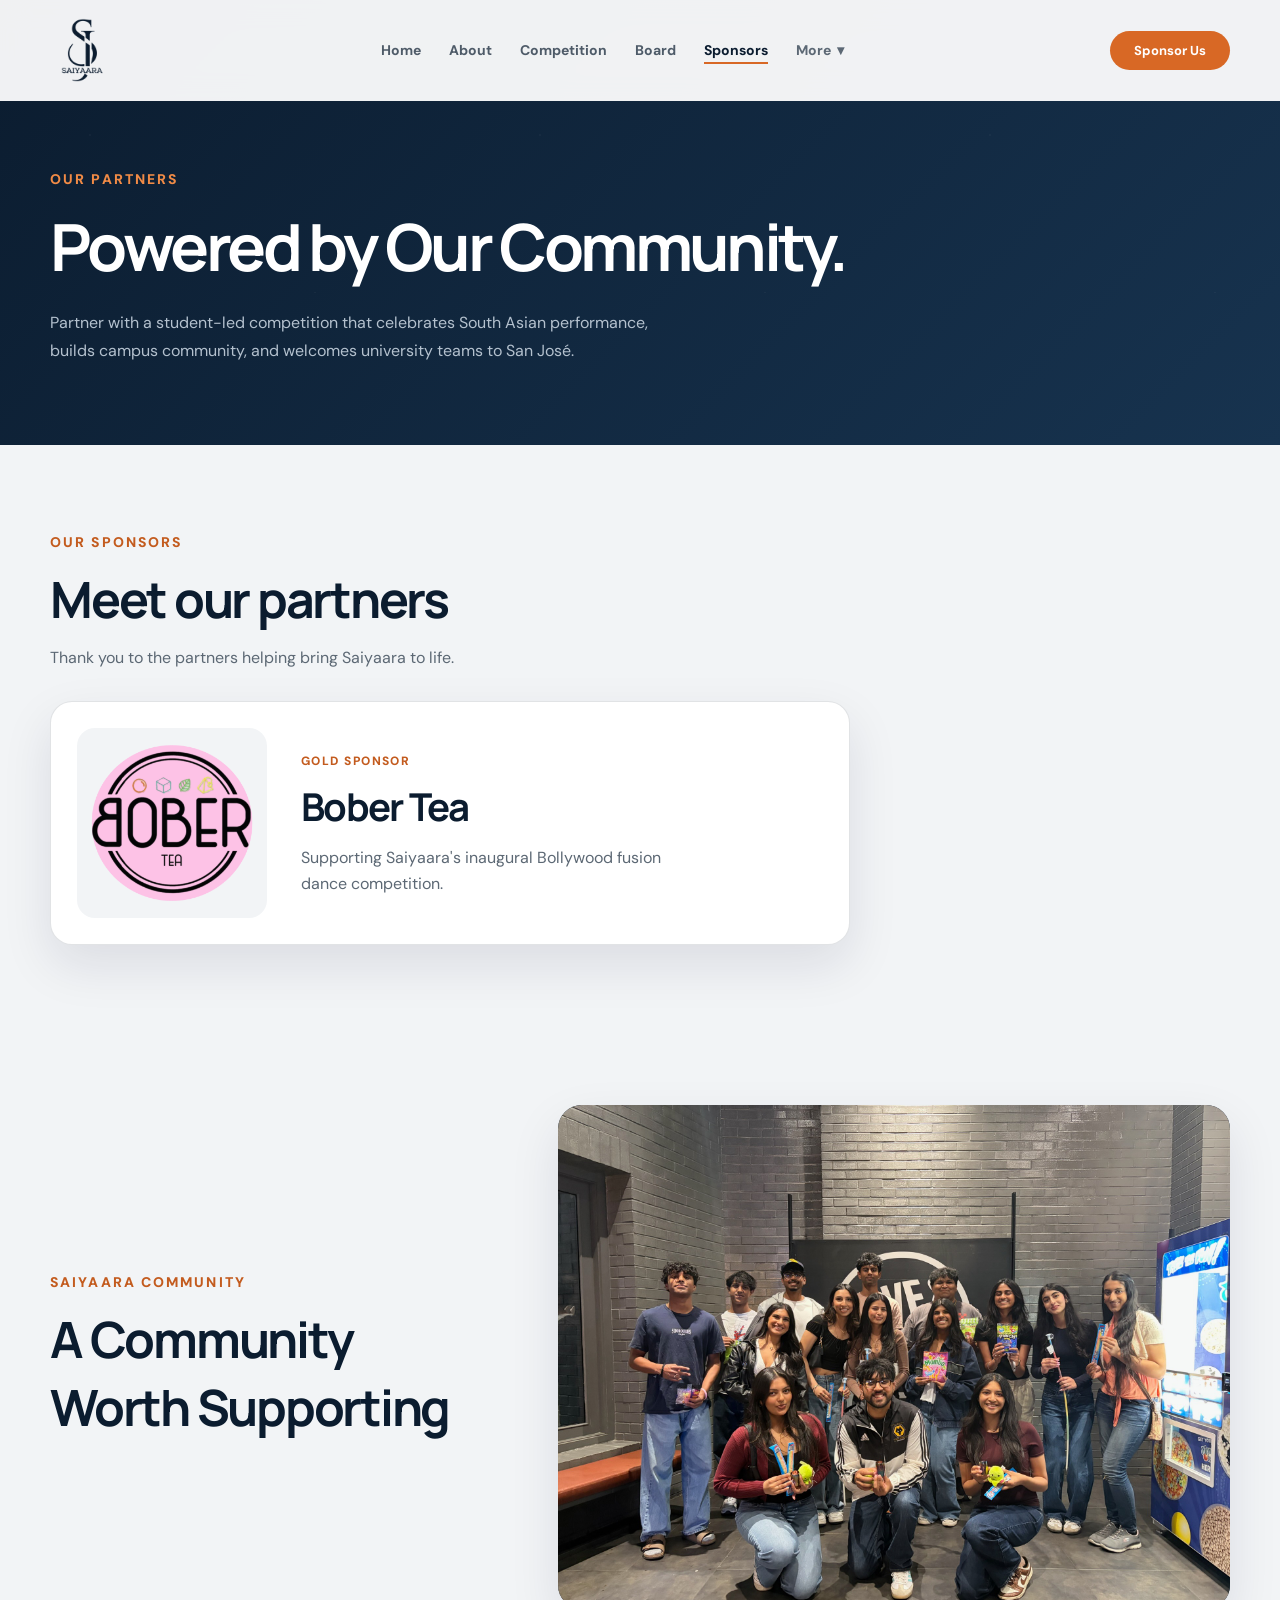
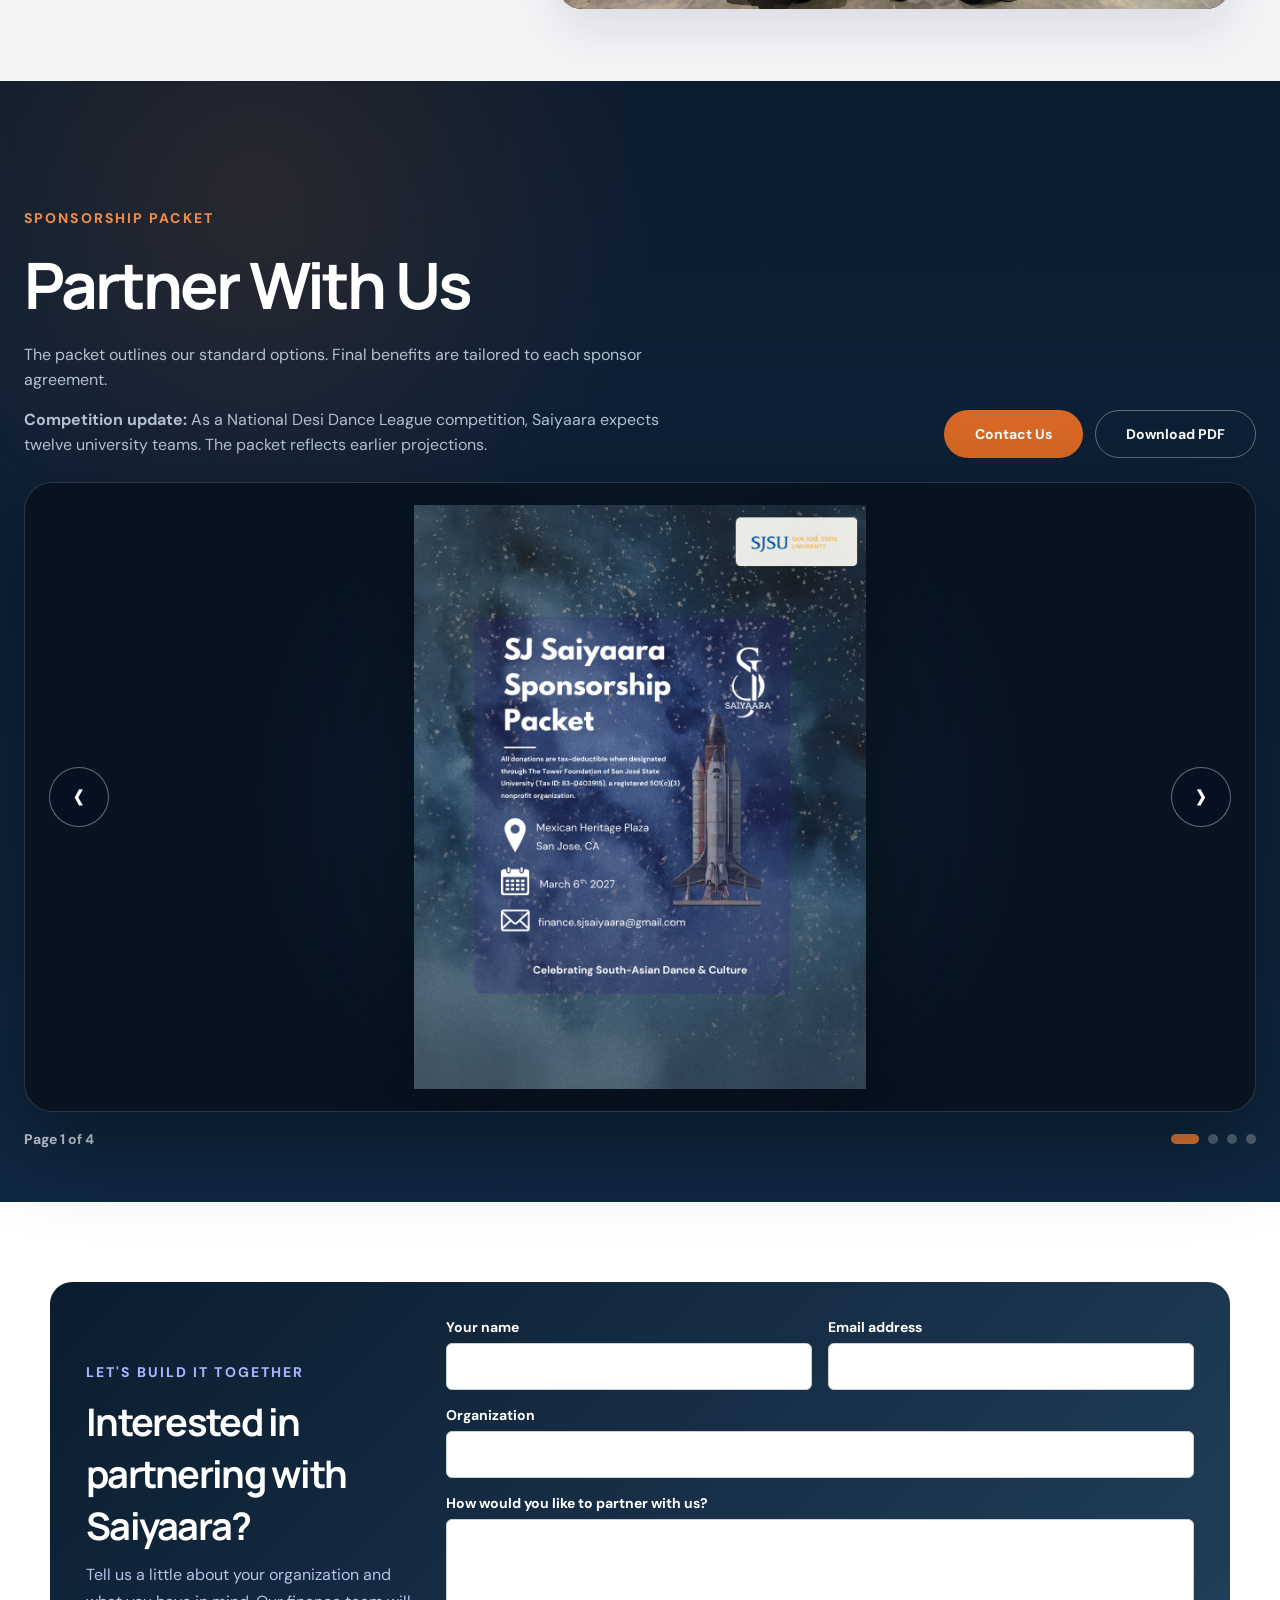
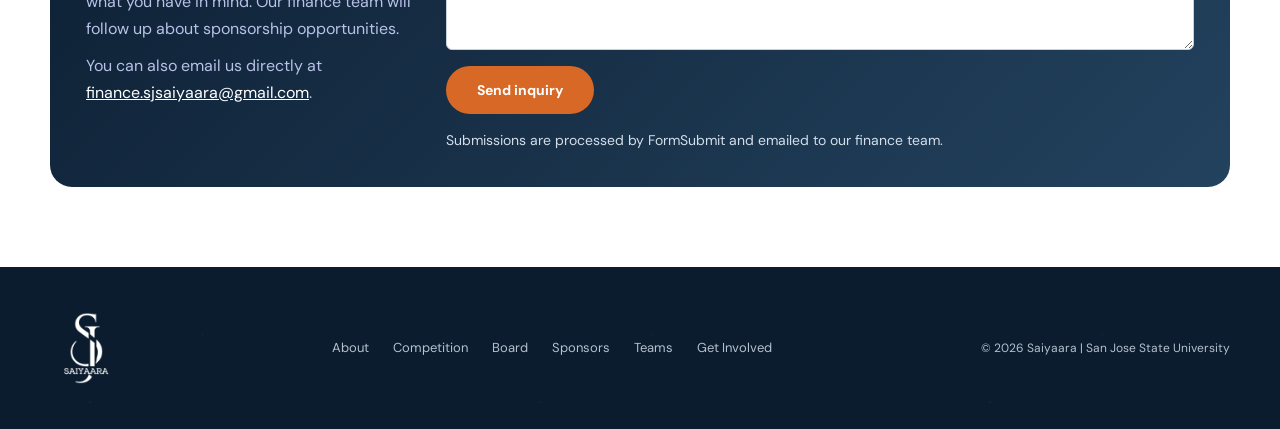
<file: sponsors.html>
<!DOCTYPE html>
<html lang="en">
<head>
  <meta charset="UTF-8">
  <meta name="viewport" content="width=device-width, initial-scale=1.0">
  <title>Sponsors | Saiyaara</title>
  <link rel="icon" type="image/svg+xml" href="images/saiyaara-logo-transparent-navy.svg">
<link rel="stylesheet" href="styles.css?v=15">
</head>
<body class="sponsors-page">

<header id="siteHeader">
  <nav class="wrap">
    <a href="index.html" class="brand">
      <img src="images/saiyaara-logo-transparent-navy.svg" alt="Saiyaara logo" class="brand-mark">
    </a>
    <div class="nav-links" id="navLinks">
      <a href="index.html">Home</a>
      <a href="about.html">About</a>
      <a href="comp.html">Competition</a>
      <a href="team.html">Board</a>
      <a href="sponsors.html" class="active">Sponsors</a>
      <div class="dropdown">
        <button class="drop-btn" type="button" aria-expanded="false">More <span aria-hidden="true">▾</span></button>
        <div class="dropdown-content">
          <a href="teams.html">Teams</a>
          <a href="join.html">Get Involved</a>
        </div>
      </div>
    </div>
    <a href="#partner" class="nav-cta active">Sponsor Us</a>
    <button class="menu-btn" id="menuBtn" type="button" aria-label="Toggle menu" aria-expanded="false">☰</button>
  </nav>
</header>

<main>
  <section class="page-hero navy-band">
    <div class="stars"></div>
    <div class="wrap">
      <div class="kicker">OUR PARTNERS</div>
      <h1>Powered by Our Community.</h1>
      <p>Partner with a student-led competition that celebrates South Asian performance, builds campus community, and welcomes university teams to San José.</p>
    </div>
  </section>

  <section class="sponsors-showcase" aria-labelledby="sponsors-showcase-title">
    <div class="wrap">
      <div class="sponsors-showcase-heading">
        <div class="kicker">OUR SPONSORS</div>
        <h2 id="sponsors-showcase-title">Meet our partners</h2>
        <p>Thank you to the partners helping bring Saiyaara to life.</p>
      </div>
      <article class="sponsor-feature" aria-label="Bober Tea, Gold sponsor">
        <div class="sponsor-feature-logo">
          <img src="images/bober-tea-logo.png" alt="Bober Tea logo" loading="lazy">
        </div>
        <div class="sponsor-feature-copy">
          <span class="sponsor-tier">Gold sponsor</span>
          <h3>Bober Tea</h3>
          <p>Supporting Saiyaara's inaugural Bollywood fusion dance competition.</p>
        </div>
      </article>
    </div>
  </section>

  <section class="page-photo-feature">
    <div class="wrap page-photo-feature-grid">
      <div class="page-photo-copy">
        <div class="kicker">SAIYAARA COMMUNITY</div>
        <h2>A Community Worth Supporting</h2>
      </div>
      <figure class="page-photo-frame"><img src="images/saiyaara-community-1.jpg" alt="Saiyaara community members together" loading="lazy"></figure>
    </div>
  </section>

  <section class="packet-section" id="partner" aria-labelledby="packet-title">
    <div class="packet-heading">
      <div>
        <div class="kicker">SPONSORSHIP PACKET</div>
        <h1 id="packet-title">Partner With Us</h1>
        <p class="packet-intro">The packet outlines our standard options. Final benefits are tailored to each sponsor agreement.</p>
        <p class="packet-intro"><strong>Competition update:</strong> As a National Desi Dance League competition, Saiyaara expects twelve university teams. The packet reflects earlier projections.</p>
      </div>
      <div class="packet-heading-actions">
        <a href="#sponsor-contact" class="btn btn-solid">Contact Us</a>
        <a href="media/sponsorship-packet.pdf" class="btn btn-ghost" download>Download PDF</a>
      </div>
    </div>

    <div class="packet-viewer" data-packet-viewer aria-label="Four page sponsorship packet viewer">
      <div class="packet-stage" aria-live="polite">
        <figure class="packet-slide is-active" data-packet-page>
          <img src="images/sponsorship/page-1.png" alt="Sponsorship packet cover with event date, venue, contact email, and donation information">
        </figure>
        <figure class="packet-slide" data-packet-page hidden>
          <img src="images/sponsorship/page-2.png" alt="About Saiyaara and the inaugural Bollywood-fusion collegiate dance competition">
        </figure>
        <figure class="packet-slide" data-packet-page hidden>
          <img src="images/sponsorship/page-3.png" alt="Community reach, social media presence, projected attendance, dancers, viewers, and universities">
        </figure>
        <figure class="packet-slide" data-packet-page hidden>
          <img src="images/sponsorship/page-4.png" alt="Bronze, Silver, Gold, and Title sponsorship package comparison">
        </figure>

        <button class="packet-arrow packet-arrow-prev" type="button" data-packet-prev aria-label="Show previous sponsorship packet page">
          <span aria-hidden="true">‹</span>
        </button>
        <button class="packet-arrow packet-arrow-next" type="button" data-packet-next aria-label="Show next sponsorship packet page">
          <span aria-hidden="true">›</span>
        </button>
      </div>

      <div class="packet-controls">
        <span class="packet-status" data-packet-status>Page 1 of 4</span>
        <div class="packet-dots" aria-label="Choose a sponsorship packet page">
          <button class="is-active" type="button" data-packet-dot="0" aria-label="Show page 1" aria-current="page"></button>
          <button type="button" data-packet-dot="1" aria-label="Show page 2"></button>
          <button type="button" data-packet-dot="2" aria-label="Show page 3"></button>
          <button type="button" data-packet-dot="3" aria-label="Show page 4"></button>
        </div>
      </div>
    </div>
  </section>

  <section class="sponsor-contact-section" id="sponsor-contact" aria-labelledby="sponsor-contact-title">
    <div class="wrap">
      <div class="sponsor-cta">
        <div class="sponsor-contact-copy">
          <div class="kicker">LET'S BUILD IT TOGETHER</div>
          <h2 id="sponsor-contact-title">Interested in partnering with Saiyaara?</h2>
          <p>Tell us a little about your organization and what you have in mind. Our finance team will follow up about sponsorship opportunities.</p>
          <p>You can also email us directly at <a href="mailto:finance.sjsaiyaara@gmail.com">finance.sjsaiyaara@gmail.com</a>.</p>
        </div>
        <form class="sponsor-form" action="https://formsubmit.co/finance.sjsaiyaara@gmail.com" method="post">
          <input type="hidden" name="_subject" value="Saiyaara sponsorship inquiry">
          <input type="hidden" name="_template" value="table">
          <input type="hidden" name="_url" value="https://saiyaara-site.vercel.app/sponsors.html">
          <div class="sponsor-form-row">
            <div class="sponsor-field">
              <label for="sponsor-name">Your name</label>
              <input id="sponsor-name" name="name" autocomplete="name" maxlength="100" required>
            </div>
            <div class="sponsor-field">
              <label for="sponsor-email">Email address</label>
              <input id="sponsor-email" name="email" type="email" autocomplete="email" maxlength="254" required>
            </div>
          </div>
          <div class="sponsor-field">
            <label for="sponsor-organization">Organization</label>
            <input id="sponsor-organization" name="organization" autocomplete="organization" maxlength="120" required>
          </div>
          <div class="sponsor-field">
            <label for="sponsor-message">How would you like to partner with us?</label>
            <textarea id="sponsor-message" name="message" rows="5" maxlength="1500" required></textarea>
          </div>
          <button class="btn btn-solid" type="submit">Send inquiry</button>
          <p class="sponsor-form-note">Submissions are processed by FormSubmit and emailed to our finance team.</p>
        </form>
      </div>
    </div>
  </section>
</main>

<footer class="navy-band">
  <div class="stars"></div>
  <div class="wrap footer-row">
    <img class="footer-logo" src="images/saiyaara-logo-transparent-white.svg" alt="Saiyaara">
    <div class="foot-links">
      <a href="about.html">About</a>
      <a href="comp.html">Competition</a>
      <a href="team.html">Board</a>
      <a href="sponsors.html">Sponsors</a>
      <a href="teams.html">Teams</a>
      <a href="join.html">Get Involved</a>
    </div>
    <span class="copyline">© 2026 Saiyaara | San Jose State University</span>
  </div>
</footer>

<script src="script.js?v=15"></script>
</body>
</html>
</file>
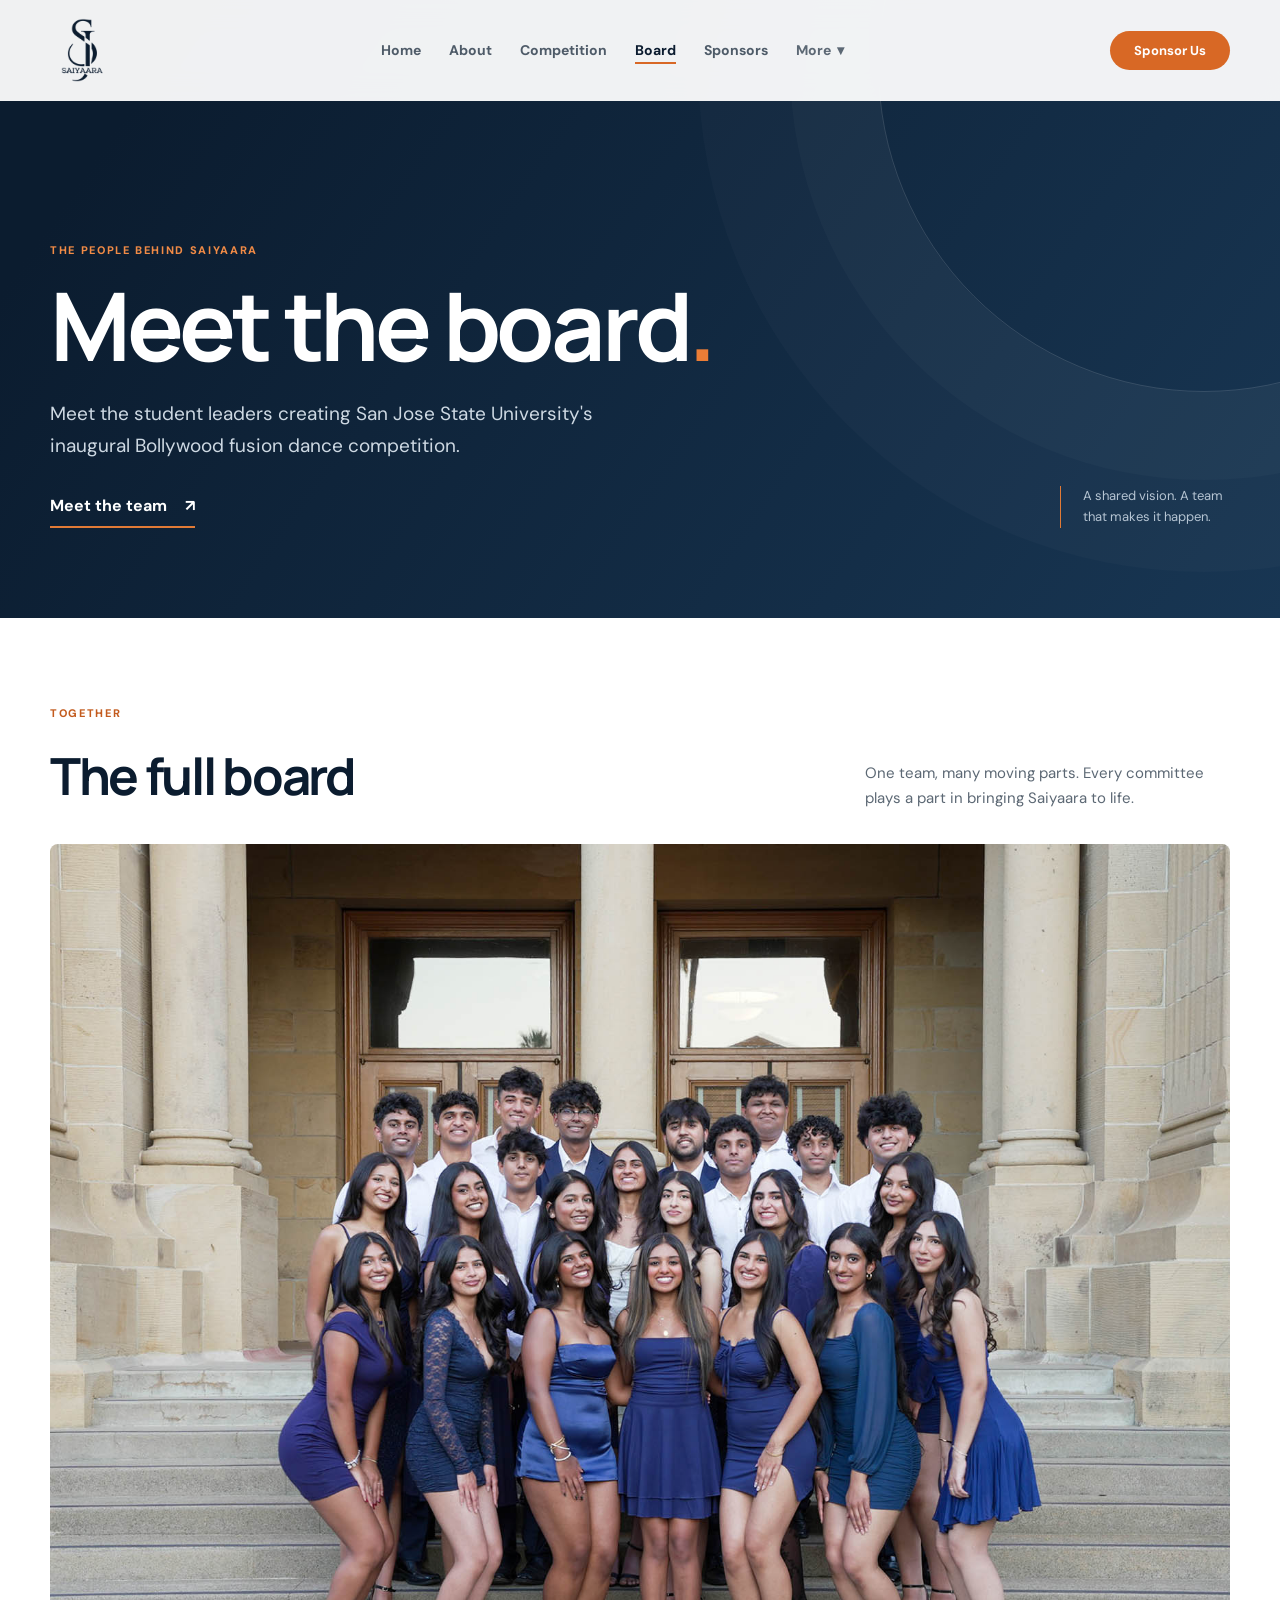
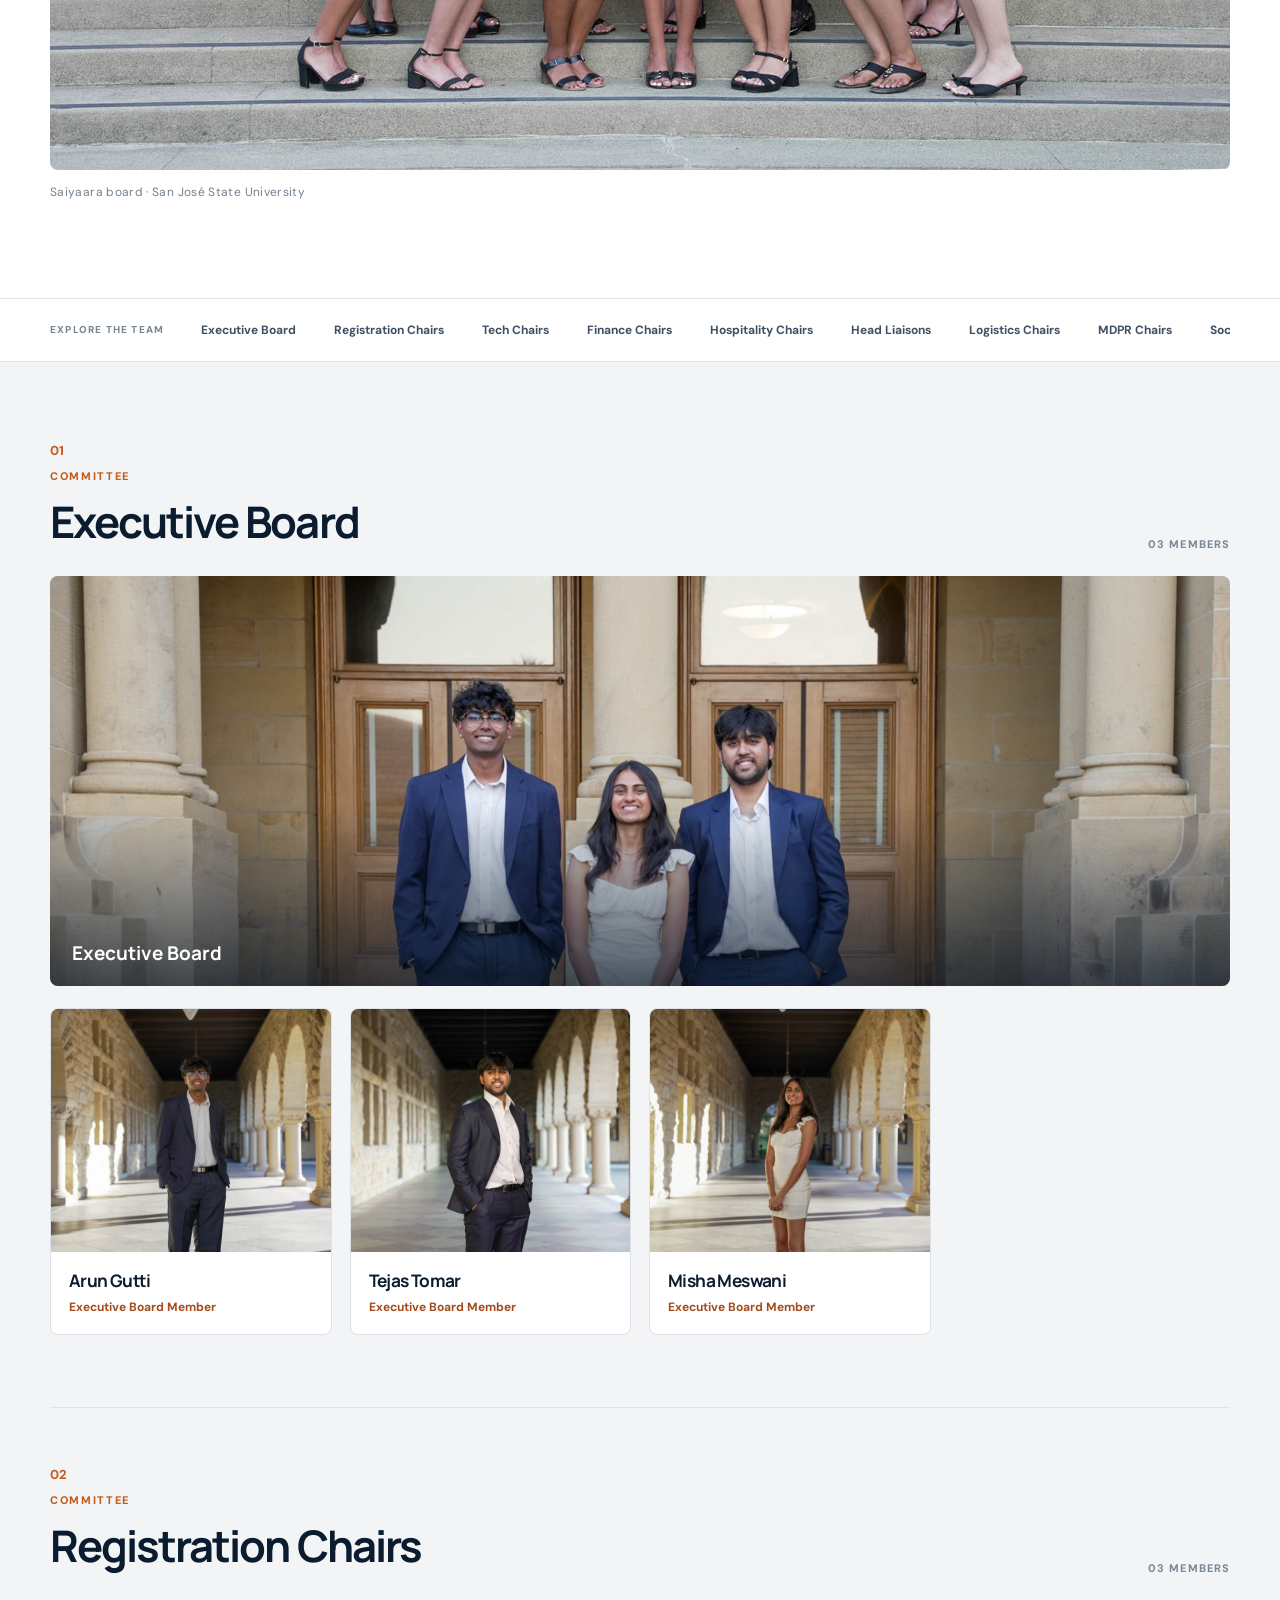
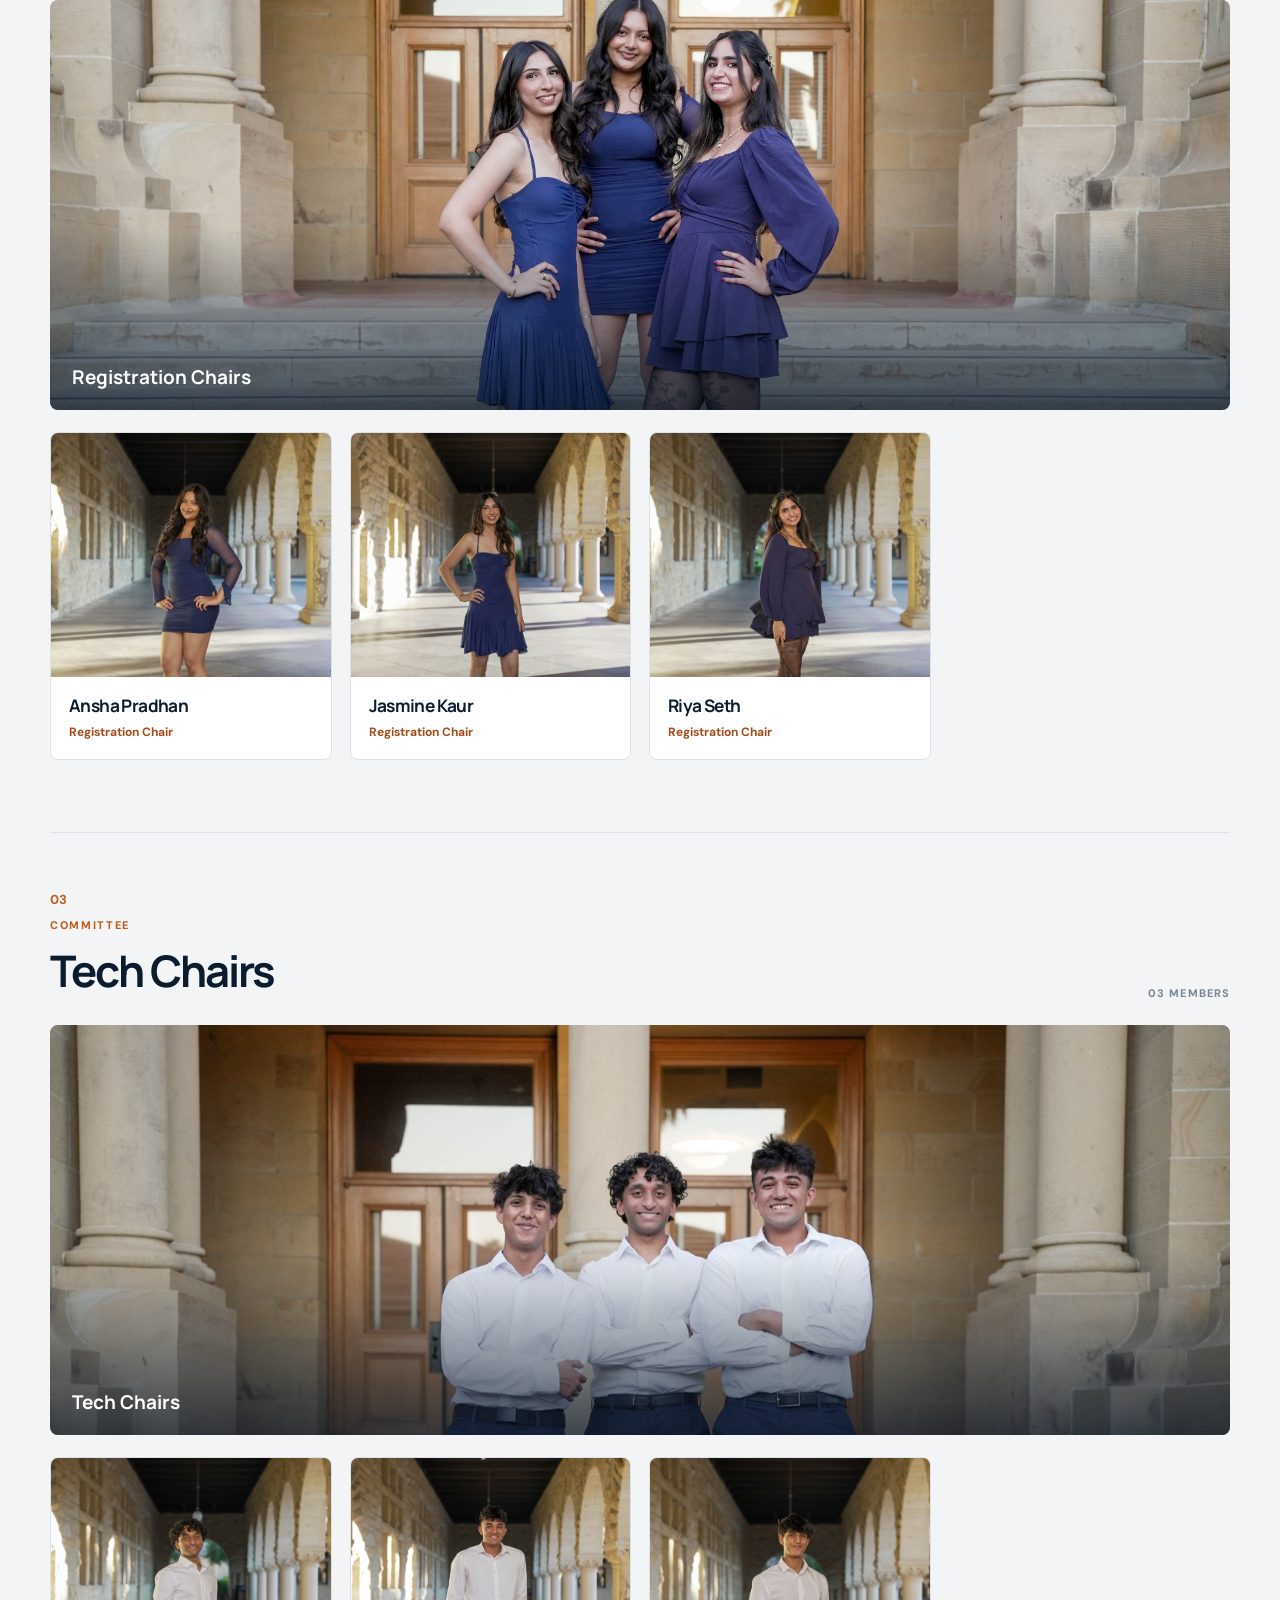
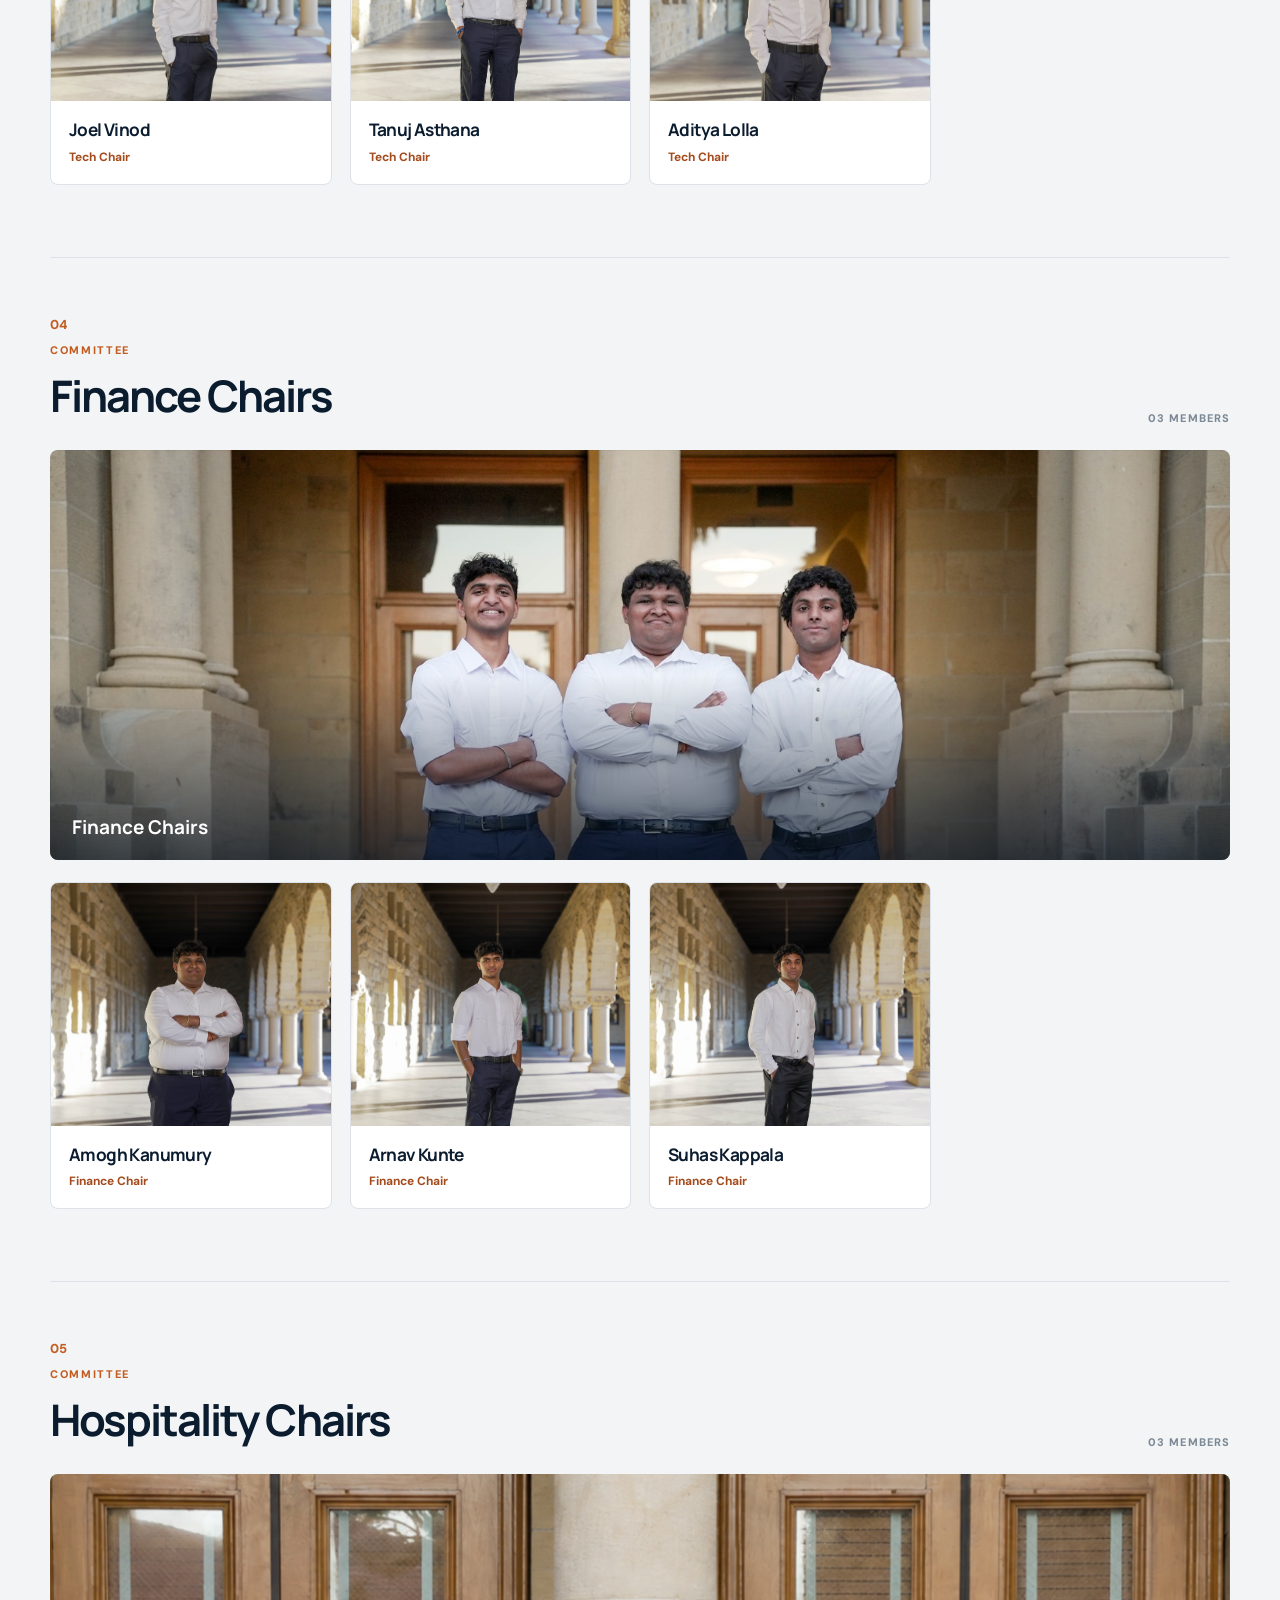
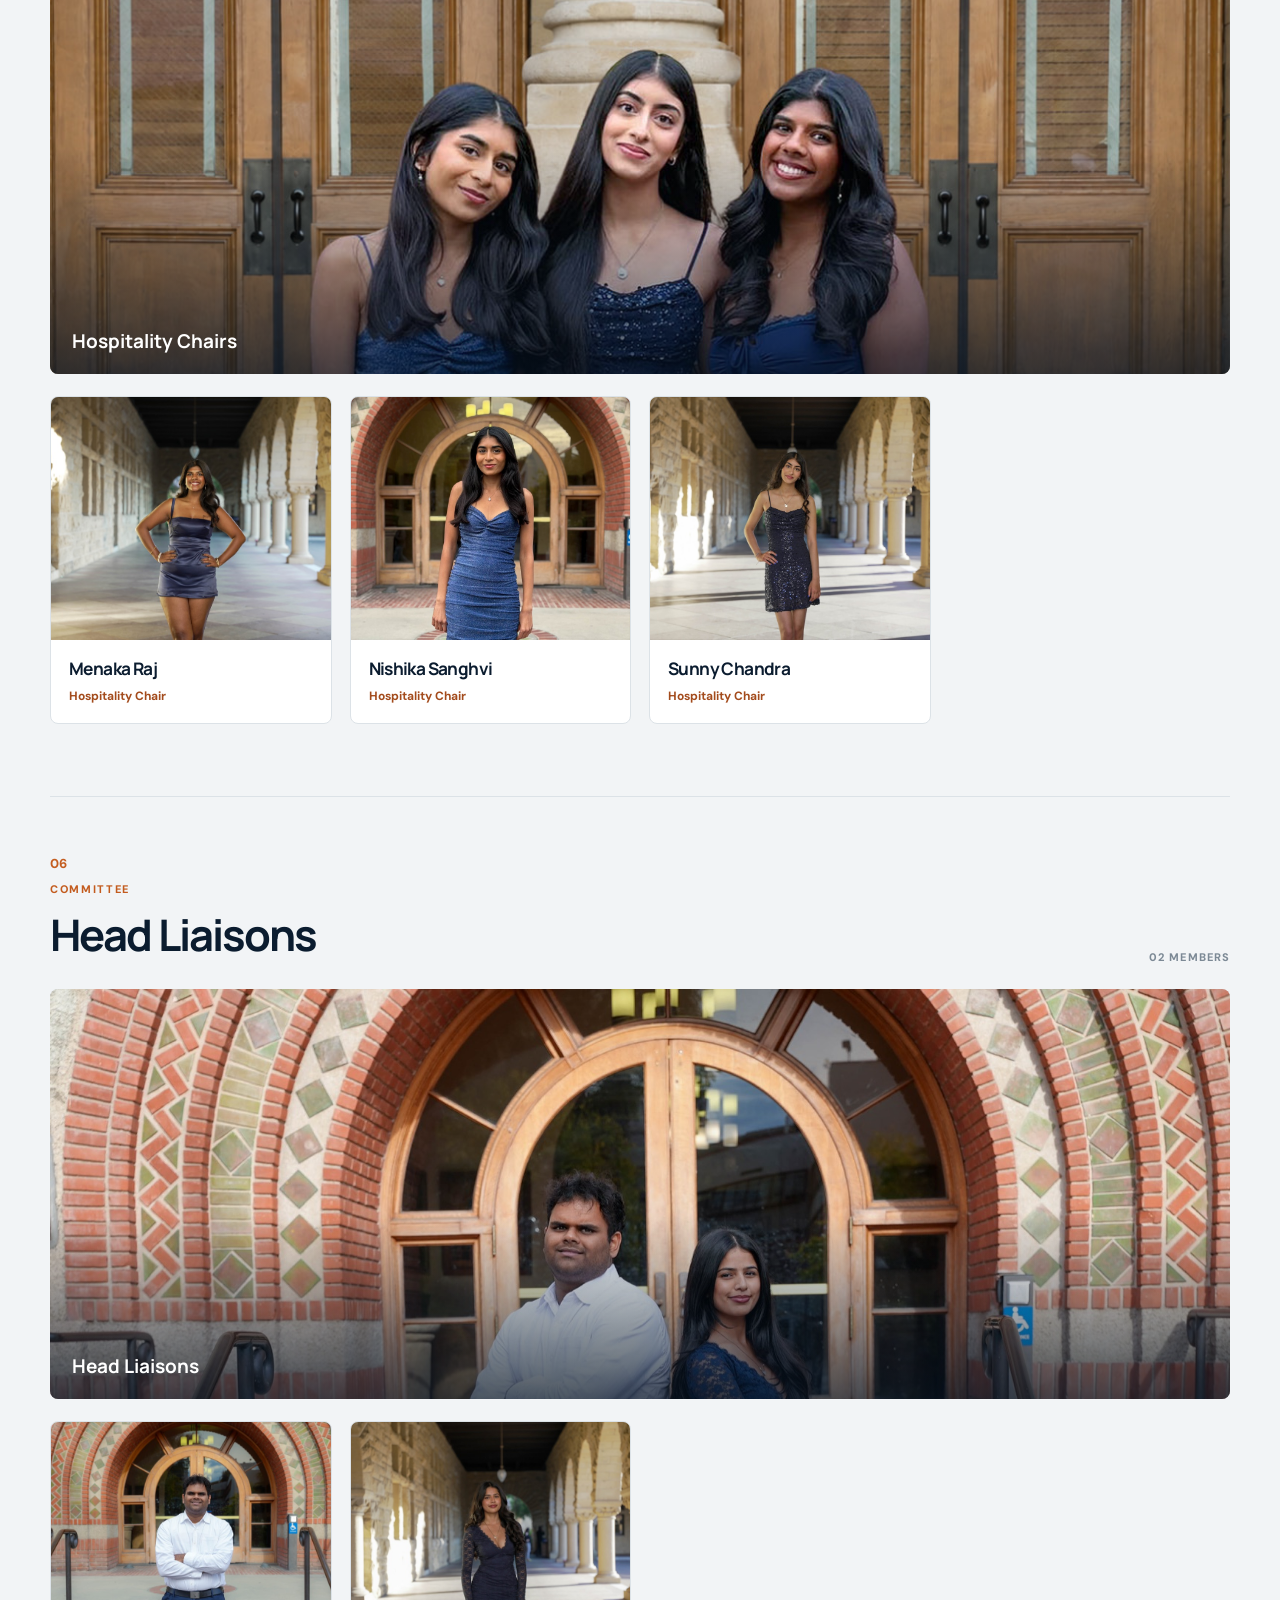
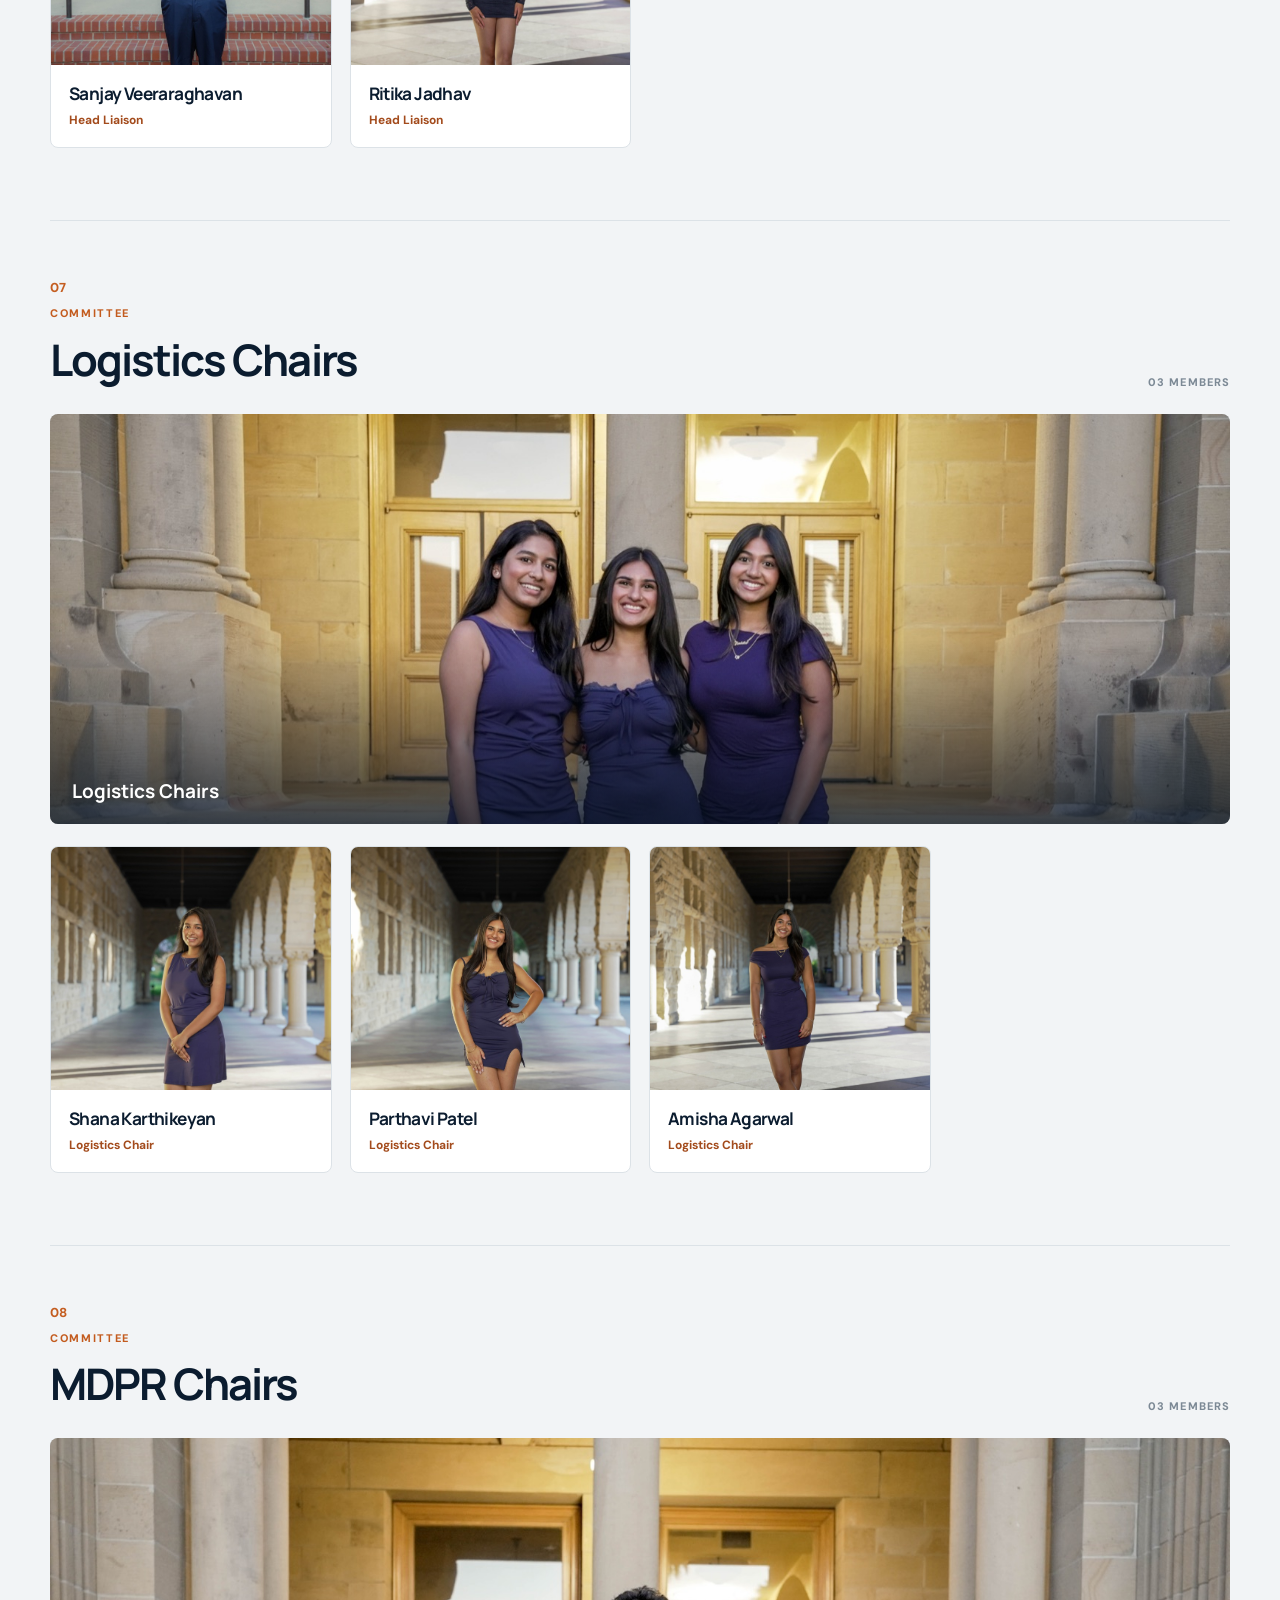
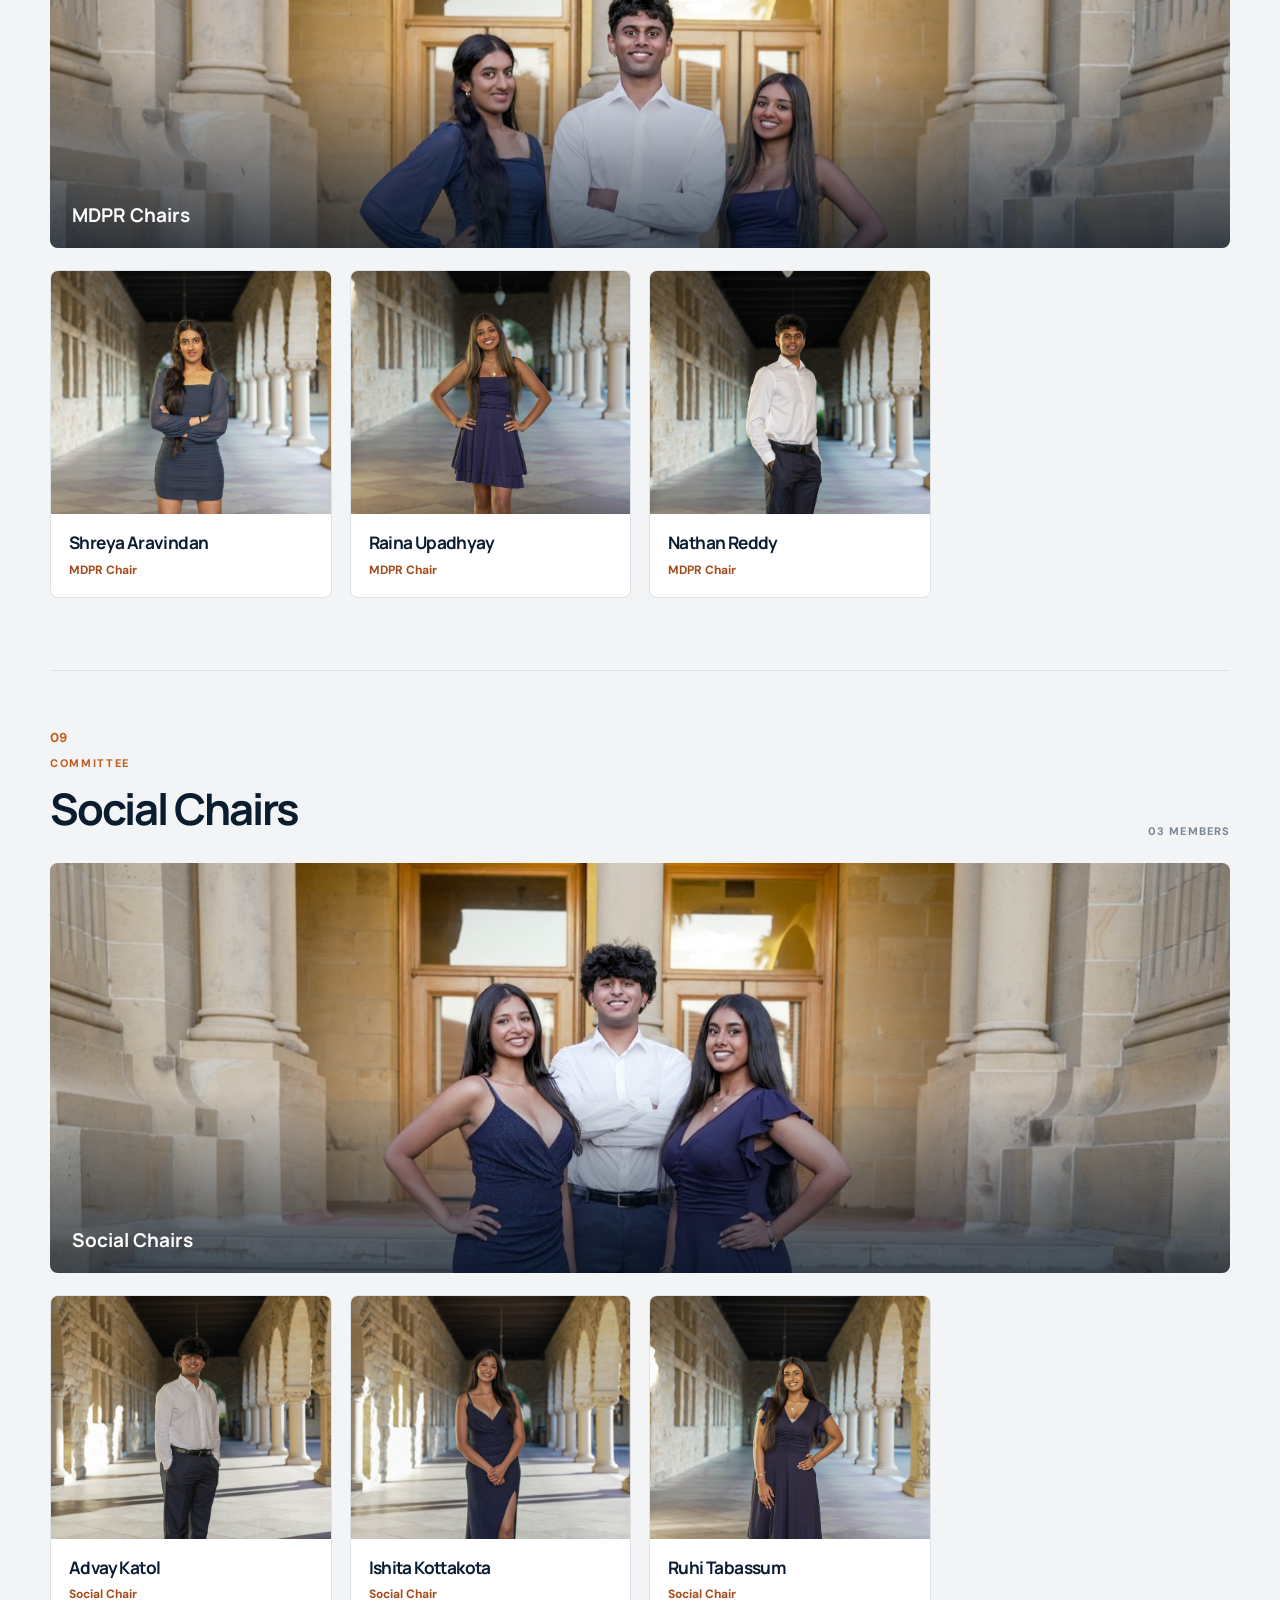
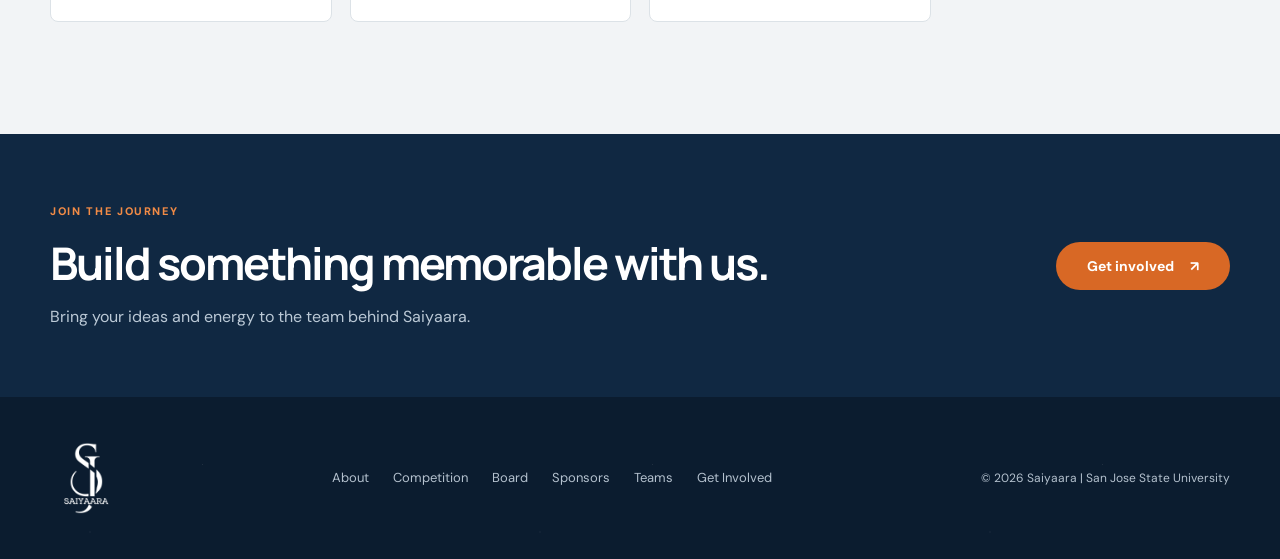
<file: team.html>
<!DOCTYPE html>
<html lang="en">
<head>
<meta charset="UTF-8">
<meta name="viewport" content="width=device-width, initial-scale=1.0">
<title>Meet the Board | Saiyaara</title>
<meta name="description" content="Meet the Saiyaara board and the student leaders behind each committee at San Jose State University.">
<link rel="icon" type="image/svg+xml" href="images/saiyaara-logo-transparent-navy.svg">
<link rel="stylesheet" href="styles.css?v=15">
</head>
<body>

<header id="siteHeader">
  <nav class="wrap">
    <a href="index.html" class="brand">
      <img src="images/saiyaara-logo-transparent-navy.svg" alt="Saiyaara logo" class="brand-mark">
    </a>
    <div class="nav-links" id="navLinks">
      <a href="index.html">Home</a>
      <a href="about.html">About</a>
      <a href="comp.html">Competition</a>
      <a href="team.html" class="active">Board</a>
      <a href="sponsors.html">Sponsors</a>
      <div class="dropdown">
        <button class="drop-btn" type="button" aria-expanded="false">More <span aria-hidden="true">▾</span></button>
        <div class="dropdown-content">
          <a href="teams.html">Teams</a>
          <a href="join.html">Get Involved</a>
        </div>
      </div>
    </div>
    <a href="sponsors.html#partner" class="nav-cta">Sponsor Us</a>
    <button class="menu-btn" id="menuBtn" type="button" aria-label="Toggle menu" aria-expanded="false">☰</button>
  </nav>
</header>

<main>
<section class="board-hero navy-band">
  <div class="wrap board-hero-inner">
    <div class="board-intro">
      <p class="eyebrow">THE PEOPLE BEHIND SAIYAARA</p>
      <h1>Meet the board<span class="accent-dot">.</span></h1>
      <p>Meet the student leaders creating San Jose State University's inaugural Bollywood fusion dance competition.</p>
      <a class="board-explore" href="#full-board">Meet the team <span aria-hidden="true">↗</span></a>
    </div>
    <p class="board-hero-aside">A shared vision. A team that makes it happen.</p>
  </div>
</section>
<section class="board-photo-section" id="full-board" aria-labelledby="full-board-title">
  <div class="wrap">
    <div class="board-section-heading"><div><p class="eyebrow">TOGETHER</p><h2 id="full-board-title">The full board</h2></div><p>One team, many moving parts. Every committee plays a part in bringing Saiyaara to life.</p></div>
    <figure class="full-board-photo"><img src="images/board/full-board-posed.jpg" alt="Saiyaara board members together on the steps outside" width="1723" height="1351" fetchpriority="high"><figcaption>Saiyaara board · San José State University</figcaption></figure>
  </div>
</section>
<nav class="committee-nav" aria-label="Browse committees"><div class="wrap committee-nav-inner">
  <span>EXPLORE THE TEAM</span>
<a href="#executive-board">Executive Board</a><a href="#registration-chairs">Registration Chairs</a><a href="#tech-chairs">Tech Chairs</a><a href="#finance-chairs">Finance Chairs</a><a href="#hospitality-chairs">Hospitality Chairs</a><a href="#head-liaisons">Head Liaisons</a><a href="#logistics-chairs">Logistics Chairs</a><a href="#mdpr">MDPR Chairs</a><a href="#social-chairs">Social Chairs</a></div></nav>
<section class="team-roster" aria-label="Board members by committee"><div class="wrap committee-list">
<section class="committee" id="executive-board" aria-labelledby="executive-board-title">
  <div class="committee-heading"><div><span class="committee-number">01</span><p class="eyebrow">COMMITTEE</p><h2 id="executive-board-title">Executive Board</h2></div><span class="committee-count">03 MEMBERS</span></div>
  <figure class="committee-photo"><img src="images/board/executive-board.jpg" alt="Executive Board members together" loading="lazy"><figcaption>Executive Board</figcaption></figure>
  <div class="team-grid"><article class="team-card"><div class="team-portrait"><img src="images/board/arun-gutti-executive-board.jpg" alt="Portrait of Arun Gutti" loading="lazy" width="920" height="640"></div><div class="team-card-copy"><h3>Arun Gutti</h3><p>Executive Board Member</p></div></article><article class="team-card"><div class="team-portrait"><img src="images/board/tejas-tomar-executive-board.jpg" alt="Portrait of Tejas Tomar" loading="lazy" width="920" height="640"></div><div class="team-card-copy"><h3>Tejas Tomar</h3><p>Executive Board Member</p></div></article><article class="team-card"><div class="team-portrait"><img src="images/board/misha-meswani-executive-board.jpg" alt="Portrait of Misha Meswani" loading="lazy" width="920" height="640"></div><div class="team-card-copy"><h3>Misha Meswani</h3><p>Executive Board Member</p></div></article></div></section>
<section class="committee" id="registration-chairs" aria-labelledby="registration-chairs-title">
  <div class="committee-heading"><div><span class="committee-number">02</span><p class="eyebrow">COMMITTEE</p><h2 id="registration-chairs-title">Registration Chairs</h2></div><span class="committee-count">03 MEMBERS</span></div>
  <figure class="committee-photo"><img src="images/board/registration-instagram.jpg" alt="Registration Chairs members together" loading="lazy" width="4111" height="2746"><figcaption>Registration Chairs</figcaption></figure>
  <div class="team-grid"><article class="team-card"><div class="team-portrait"><img src="images/board/ansha-pradhan-registration-chairs.jpg" alt="Portrait of Ansha Pradhan" loading="lazy" width="920" height="640"></div><div class="team-card-copy"><h3>Ansha Pradhan</h3><p>Registration Chair</p></div></article><article class="team-card"><div class="team-portrait"><img src="images/board/jasmine-kaur-registration-chairs.jpg" alt="Portrait of Jasmine Kaur" loading="lazy" width="920" height="640"></div><div class="team-card-copy"><h3>Jasmine Kaur</h3><p>Registration Chair</p></div></article><article class="team-card"><div class="team-portrait"><img src="images/board/riya-seth-registration-chairs.jpg" alt="Portrait of Riya Seth" loading="lazy" width="920" height="640"></div><div class="team-card-copy"><h3>Riya Seth</h3><p>Registration Chair</p></div></article></div></section>
<section class="committee" id="tech-chairs" aria-labelledby="tech-chairs-title">
  <div class="committee-heading"><div><span class="committee-number">03</span><p class="eyebrow">COMMITTEE</p><h2 id="tech-chairs-title">Tech Chairs</h2></div><span class="committee-count">03 MEMBERS</span></div>
  <figure class="committee-photo"><img src="images/board/tech-chairs.jpg" alt="Tech Chairs members together" loading="lazy"><figcaption>Tech Chairs</figcaption></figure>
  <div class="team-grid"><article class="team-card"><div class="team-portrait"><img src="images/board/joel-vinod-tech-chairs.jpg" alt="Portrait of Joel Vinod" loading="lazy" width="920" height="640"></div><div class="team-card-copy"><h3>Joel Vinod</h3><p>Tech Chair</p></div></article><article class="team-card"><div class="team-portrait"><img src="images/board/tanuj-asthana-tech-chairs.jpg" alt="Portrait of Tanuj Asthana" loading="lazy" width="920" height="640"></div><div class="team-card-copy"><h3>Tanuj Asthana</h3><p>Tech Chair</p></div></article><article class="team-card"><div class="team-portrait"><img src="images/board/aditya-lolla-tech-chairs.jpg" alt="Portrait of Aditya Lolla" loading="lazy" width="920" height="640"></div><div class="team-card-copy"><h3>Aditya Lolla</h3><p>Tech Chair</p></div></article></div></section>
<section class="committee" id="finance-chairs" aria-labelledby="finance-chairs-title">
  <div class="committee-heading"><div><span class="committee-number">04</span><p class="eyebrow">COMMITTEE</p><h2 id="finance-chairs-title">Finance Chairs</h2></div><span class="committee-count">03 MEMBERS</span></div>
  <figure class="committee-photo"><img src="images/board/finance-chairs.jpg" alt="Finance Chairs members together" loading="lazy"><figcaption>Finance Chairs</figcaption></figure>
  <div class="team-grid"><article class="team-card"><div class="team-portrait"><img src="images/board/amogh-kanumury-finance-chairs.jpg" alt="Portrait of Amogh Kanumury" loading="lazy" width="920" height="640"></div><div class="team-card-copy"><h3>Amogh Kanumury</h3><p>Finance Chair</p></div></article><article class="team-card"><div class="team-portrait"><img src="images/board/arnav-kunte-finance-chairs.jpg" alt="Portrait of Arnav Kunte" loading="lazy" width="920" height="640"></div><div class="team-card-copy"><h3>Arnav Kunte</h3><p>Finance Chair</p></div></article><article class="team-card"><div class="team-portrait"><img src="images/board/suhas-kappala-finance-chairs.jpg" alt="Portrait of Suhas Kappala" loading="lazy" width="920" height="640"></div><div class="team-card-copy"><h3>Suhas Kappala</h3><p>Finance Chair</p></div></article></div></section>
<section class="committee" id="hospitality-chairs" aria-labelledby="hospitality-chairs-title">
  <div class="committee-heading"><div><span class="committee-number">05</span><p class="eyebrow">COMMITTEE</p><h2 id="hospitality-chairs-title">Hospitality Chairs</h2></div><span class="committee-count">03 MEMBERS</span></div>
  <figure class="committee-photo"><img src="images/board/hospitality-chairs.jpg?v=2" alt="Hospitality Chairs members together" loading="lazy"><figcaption>Hospitality Chairs</figcaption></figure>
  <div class="team-grid"><article class="team-card"><div class="team-portrait"><img src="images/board/menaka-raj-hospitality-chairs.jpg" alt="Portrait of Menaka Raj" loading="lazy" width="920" height="640"></div><div class="team-card-copy"><h3>Menaka Raj</h3><p>Hospitality Chair</p></div></article><article class="team-card"><div class="team-portrait"><img src="images/board/nishika-sanghvi-hospitality-chairs.jpg" alt="Portrait of Nishika Sanghvi" loading="lazy" width="920" height="1227"></div><div class="team-card-copy"><h3>Nishika Sanghvi</h3><p>Hospitality Chair</p></div></article><article class="team-card"><div class="team-portrait"><img src="images/board/sunny-chandra-hospitality-chairs.jpg" alt="Portrait of Sunny Chandra" loading="lazy" width="920" height="640"></div><div class="team-card-copy"><h3>Sunny Chandra</h3><p>Hospitality Chair</p></div></article></div></section>
<section class="committee" id="head-liaisons" aria-labelledby="head-liaisons-title">
  <div class="committee-heading"><div><span class="committee-number">06</span><p class="eyebrow">COMMITTEE</p><h2 id="head-liaisons-title">Head Liaisons</h2></div><span class="committee-count">02 MEMBERS</span></div>
  <figure class="committee-photo"><img src="images/board/head-liaisons.jpg" alt="Head Liaisons members together" loading="lazy"><figcaption>Head Liaisons</figcaption></figure>
  <div class="team-grid"><article class="team-card"><div class="team-portrait"><img src="images/board/sanjay-veeraraghavan-head-liaisons.jpg?v=2" alt="Portrait of Sanjay Veeraraghavan" loading="lazy" width="920" height="640"></div><div class="team-card-copy"><h3>Sanjay Veeraraghavan</h3><p>Head Liaison</p></div></article><article class="team-card"><div class="team-portrait"><img src="images/board/ritika-jadhav-head-liaisons.jpg" alt="Portrait of Ritika Jadhav" loading="lazy" width="920" height="640"></div><div class="team-card-copy"><h3>Ritika Jadhav</h3><p>Head Liaison</p></div></article></div></section>
<section class="committee" id="logistics-chairs" aria-labelledby="logistics-chairs-title">
  <div class="committee-heading"><div><span class="committee-number">07</span><p class="eyebrow">COMMITTEE</p><h2 id="logistics-chairs-title">Logistics Chairs</h2></div><span class="committee-count">03 MEMBERS</span></div>
  <figure class="committee-photo"><img src="images/board/logistics-chairs.jpg" alt="Logistics Chairs members together" loading="lazy"><figcaption>Logistics Chairs</figcaption></figure>
  <div class="team-grid"><article class="team-card"><div class="team-portrait"><img src="images/board/shana-karthikeyan-logistics-chairs.jpg" alt="Portrait of Shana Karthikeyan" loading="lazy" width="920" height="640"></div><div class="team-card-copy"><h3>Shana Karthikeyan</h3><p>Logistics Chair</p></div></article><article class="team-card"><div class="team-portrait"><img src="images/board/parthavi-patel-logistics-chairs.jpg" alt="Portrait of Parthavi Patel" loading="lazy" width="920" height="640"></div><div class="team-card-copy"><h3>Parthavi Patel</h3><p>Logistics Chair</p></div></article><article class="team-card"><div class="team-portrait"><img src="images/board/amisha-agarwal-logistics-chairs.jpg" alt="Portrait of Amisha Agarwal" loading="lazy" width="920" height="640"></div><div class="team-card-copy"><h3>Amisha Agarwal</h3><p>Logistics Chair</p></div></article></div></section>
<section class="committee" id="mdpr" aria-labelledby="mdpr-title">
  <div class="committee-heading"><div><span class="committee-number">08</span><p class="eyebrow">COMMITTEE</p><h2 id="mdpr-title">MDPR Chairs</h2></div><span class="committee-count">03 MEMBERS</span></div>
  <figure class="committee-photo"><img src="images/board/mdpr.jpg" alt="MDPR Chairs together" loading="lazy"><figcaption>MDPR Chairs</figcaption></figure>
  <div class="team-grid"><article class="team-card"><div class="team-portrait"><img src="images/board/shreya-aravindan-mdpr.jpg" alt="Portrait of Shreya Aravindan" loading="lazy" width="920" height="640"></div><div class="team-card-copy"><h3>Shreya Aravindan</h3><p>MDPR Chair</p></div></article><article class="team-card"><div class="team-portrait"><img src="images/board/raina-upadhyay-mdpr.jpg" alt="Portrait of Raina Upadhyay" loading="lazy" width="920" height="640"></div><div class="team-card-copy"><h3>Raina Upadhyay</h3><p>MDPR Chair</p></div></article><article class="team-card"><div class="team-portrait"><img src="images/board/nathan-reddy-mdpr.jpg" alt="Portrait of Nathan Reddy" loading="lazy" width="920" height="640"></div><div class="team-card-copy"><h3>Nathan Reddy</h3><p>MDPR Chair</p></div></article></div></section>
<section class="committee" id="social-chairs" aria-labelledby="social-chairs-title">
  <div class="committee-heading"><div><span class="committee-number">09</span><p class="eyebrow">COMMITTEE</p><h2 id="social-chairs-title">Social Chairs</h2></div><span class="committee-count">03 MEMBERS</span></div>
  <figure class="committee-photo"><img src="images/board/social-chairs.jpg" alt="Social Chairs members together" loading="lazy"><figcaption>Social Chairs</figcaption></figure>
  <div class="team-grid"><article class="team-card"><div class="team-portrait"><img src="images/board/advay-katol-social-chairs.jpg" alt="Portrait of Advay Katol" loading="lazy" width="920" height="640"></div><div class="team-card-copy"><h3>Advay Katol</h3><p>Social Chair</p></div></article><article class="team-card"><div class="team-portrait"><img src="images/board/ishita-kottakota-social-chairs.jpg" alt="Portrait of Ishita Kottakota" loading="lazy" width="920" height="640"></div><div class="team-card-copy"><h3>Ishita Kottakota</h3><p>Social Chair</p></div></article><article class="team-card"><div class="team-portrait"><img src="images/board/ruhi-tabassum-social-chairs.jpg" alt="Portrait of Ruhi Tabassum" loading="lazy" width="920" height="640"></div><div class="team-card-copy"><h3>Ruhi Tabassum</h3><p>Social Chair</p></div></article></div></section></div></section>
<section class="board-cta navy-band"><div class="wrap board-cta-inner"><div><p class="eyebrow">JOIN THE JOURNEY</p><h2>Build something memorable with us.</h2><p>Bring your ideas and energy to the team behind Saiyaara.</p></div><a href="join.html" class="btn btn-solid">Get involved <span aria-hidden="true">↗</span></a></div></section>
</main>
<footer class="navy-band">
  <div class="stars"></div>
  <div class="wrap footer-row">
    <img class="footer-logo" src="images/saiyaara-logo-transparent-white.svg" alt="Saiyaara">
    <div class="foot-links">
      <a href="about.html">About</a>
      <a href="comp.html">Competition</a>
      <a href="team.html">Board</a>
      <a href="sponsors.html">Sponsors</a>
      <a href="teams.html">Teams</a>
      <a href="join.html">Get Involved</a>
    </div>
    <span class="copyline">© 2026 Saiyaara | San Jose State University</span>
  </div>
</footer>

<script src="script.js"></script>
</body>
</html>
</file>
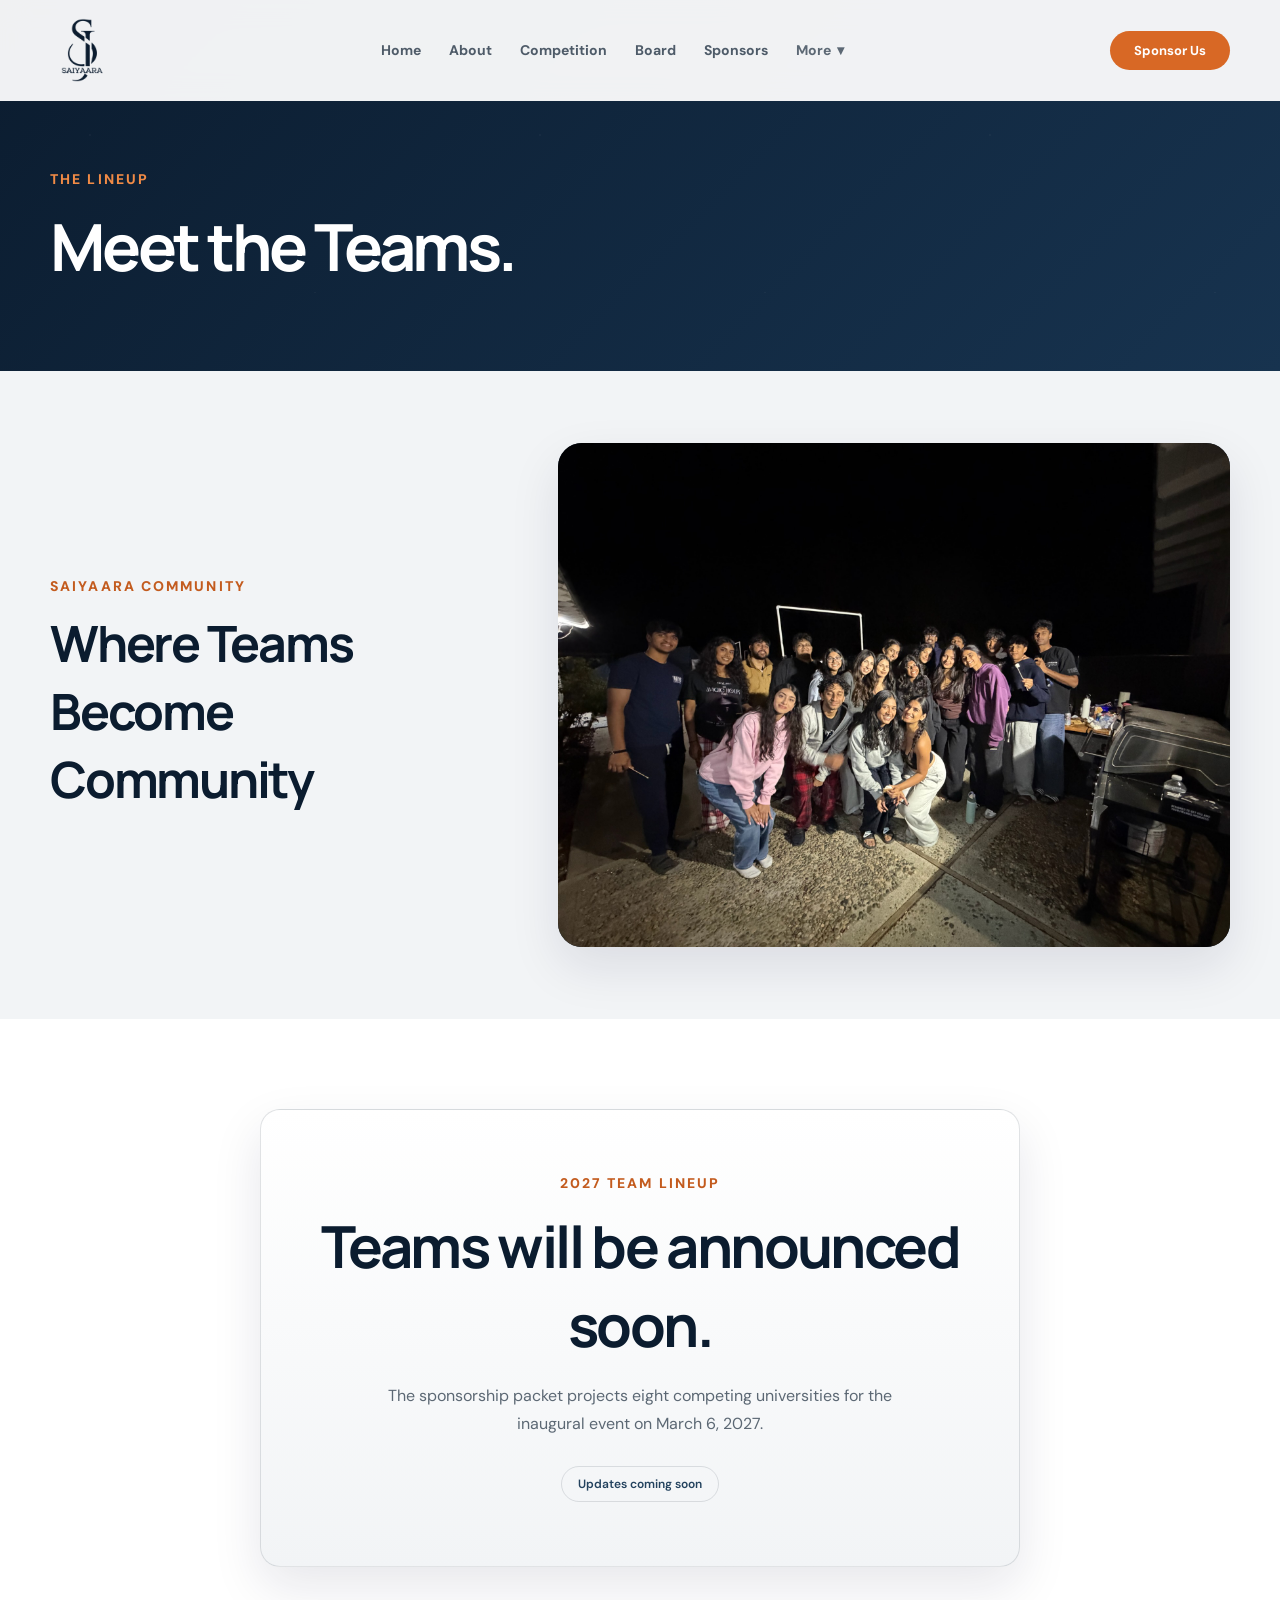
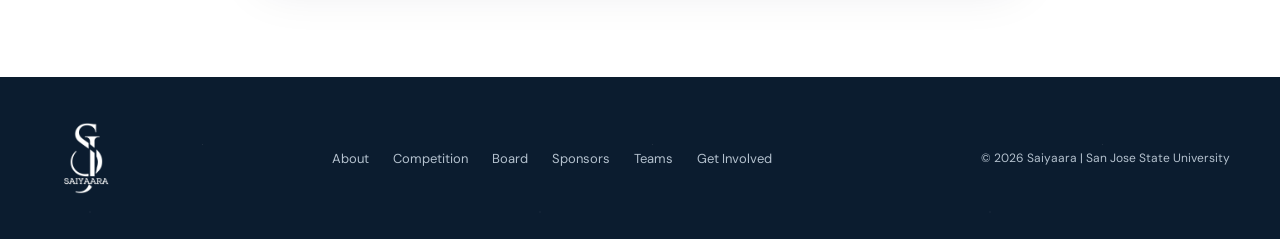
<file: teams.html>
<!DOCTYPE html>
<html lang="en">
<head>
  <meta charset="UTF-8">
  <meta name="viewport" content="width=device-width, initial-scale=1.0">
  <title>Teams | Saiyaara</title>
  <link rel="icon" type="image/svg+xml" href="images/saiyaara-logo-transparent-navy.svg">
<link rel="stylesheet" href="styles.css?v=15">
</head>
<body>

<header id="siteHeader">
  <nav class="wrap">
    <a href="index.html" class="brand">
      <img src="images/saiyaara-logo-transparent-navy.svg" alt="Saiyaara logo" class="brand-mark">
    </a>
    <div class="nav-links" id="navLinks">
      <a href="index.html">Home</a>
      <a href="about.html">About</a>
      <a href="comp.html">Competition</a>
      <a href="team.html">Board</a>
      <a href="sponsors.html">Sponsors</a>
      <div class="dropdown">
        <button class="drop-btn" type="button" aria-expanded="false">More <span aria-hidden="true">▾</span></button>
        <div class="dropdown-content">
          <a href="teams.html" class="active">Teams</a>
          <a href="join.html">Get Involved</a>
        </div>
      </div>
    </div>
    <a href="sponsors.html#partner" class="nav-cta">Sponsor Us</a>
    <button class="menu-btn" id="menuBtn" type="button" aria-label="Toggle menu" aria-expanded="false">☰</button>
  </nav>
</header>

<section class="page-hero navy-band">
  <div class="stars"></div>
  <div class="wrap">
    <div class="kicker">THE LINEUP</div>
    <h1>Meet the Teams.</h1>
  </div>
</section>
<section class="page-photo-feature">
  <div class="wrap page-photo-feature-grid">
    <div class="page-photo-copy">
      <div class="kicker">SAIYAARA COMMUNITY</div>
      <h2>Where Teams Become Community</h2>
    </div>
    <figure class="page-photo-frame"><img src="images/saiyaara-community-2.jpg" alt="Saiyaara community members together" loading="lazy"></figure>
  </div>
</section>


<section class="progress-section">
  <div class="wrap">
    <div class="progress-card">
      <div class="kicker">2027 TEAM LINEUP</div>
      <h2>Teams will be announced soon.</h2>
      <p>The sponsorship packet projects eight competing universities for the inaugural event on March 6, 2027.</p>
      <span class="progress-pill">Updates coming soon</span>
    </div>
  </div>
</section>

<footer class="navy-band">
  <div class="stars"></div>
  <div class="wrap footer-row">
    <img class="footer-logo" src="images/saiyaara-logo-transparent-white.svg" alt="Saiyaara">
    <div class="foot-links">
      <a href="about.html">About</a>
      <a href="comp.html">Competition</a>
      <a href="team.html">Board</a>
      <a href="sponsors.html">Sponsors</a>
      <a href="teams.html">Teams</a>
      <a href="join.html">Get Involved</a>
    </div>
    <span class="copyline">© 2026 Saiyaara | San Jose State University</span>
  </div>
</footer>

<script src="script.js"></script>
</body>
</html>
</file>
<file: styles.css>
@import url('https://fonts.googleapis.com/css2?family=DM+Sans:wght@400;500;600;700&family=Manrope:wght@400;500;600;700;800&display=swap');


/* =========================================================
   VARIABLES
   ========================================================= */

:root {
  --paper: #ffffff;
  --paper-soft: #f2f4f6;

  --navy-deep: #0b1c2f;
  --navy: #142c45;
  --navy-mid: #23425e;

  --indigo-light: #d86825;

  --periwinkle: #c35b1e;
  --periwinkle-light: #fff0e6;

  --ink: #17283a;
  --muted: #5c6874;
  --muted-on-navy: #b4c1ce;

  --hairline: rgba(23, 40, 58, 0.13);
  --hairline-on-navy: rgba(195, 211, 224, 0.22);

  --shadow: 0 20px 50px rgba(15, 23, 55, 0.10);
}


/* =========================================================
   RESET
   ========================================================= */

* {
  box-sizing: border-box;
}

html {
  scroll-behavior: smooth;
  overflow-x: hidden;
}

body {
  margin: 0;

  min-height: 100vh;

  display: flex;
  flex-direction: column;

  overflow-x: hidden;

  background: var(--paper);

  color: var(--ink);

  font-family: 'DM Sans', sans-serif;

  -webkit-font-smoothing: antialiased;
}

main {
  width: 100%;
}

h1,
h2,
h3,
.serif {
  margin: 0;

  color: var(--navy-deep);

  font-family: 'Manrope', sans-serif;
  font-weight: 700;
  letter-spacing: -0.045em;
}

p {
  margin: 0;
}

a {
  color: inherit;
  text-decoration: none;
}

img {
  display: block;
  max-width: 100%;
}

.wrap {
  width: min(100% - 64px, 1180px);
  margin: 0 auto;
}

@media (max-width: 640px) {
  .wrap {
    width: min(100% - 40px, 1180px);
  }
}


/* =========================================================
   NAVIGATION
   ========================================================= */

header {
  position: fixed;
  top: 0;
  left: 0;
  right: 0;

  z-index: 100;

  padding: 18px 0;

  background: rgba(255, 255, 255, 0.94);

  border-bottom: 1px solid transparent;

  backdrop-filter: blur(14px);
  -webkit-backdrop-filter: blur(14px);

  transition:
    padding 0.25s ease,
    background 0.25s ease,
    border-color 0.25s ease;
}

header.scrolled {
  padding: 12px 0;

  border-color: var(--hairline);
}

nav.wrap {
  min-height: 44px;

  display: flex;
  align-items: center;
  justify-content: space-between;
}


/* Brand */

.brand {
  display: flex;
  align-items: center;

  gap: 10px;
}

.brand-mark {
  display: block;
}


/* Navigation links */

.nav-links {
  display: flex;
  align-items: center;

  gap: 34px;

  font-size: 14px;
}

.nav-links a {
  position: relative;

  padding: 5px 0;

  color: var(--muted);

  transition: color 0.2s ease;
}

.nav-links a:hover,
.nav-links a.active,
.drop-btn:hover,
.drop-btn.active,
.dropdown.open .drop-btn {
  color: var(--navy-deep);
}

.nav-links a::after {
  content: "";

  position: absolute;

  left: 0;
  bottom: 0;

  width: 0;
  height: 1px;

  background: var(--periwinkle);

  transition: width 0.25s ease;
}

.nav-links a:hover::after,
.nav-links a.active::after {
  width: 100%;
}


/* CTA */

.nav-cta {
  padding: 11px 24px;

  border-radius: 100px;

  color: white;

  background:
    linear-gradient(
      135deg,
      var(--indigo-light),
      var(--navy-mid)
    );

  font-size: 13px;

  transition:
    transform 0.2s ease,
    box-shadow 0.2s ease;
}

.nav-cta:hover {
  transform: translateY(-2px);

  box-shadow:
    0 10px 25px rgba(74, 92, 201, 0.35);
}


/* Mobile menu */

.menu-btn {
  display: none;

  border: 0;

  background: none;

  color: var(--navy-deep);

  font-size: 26px;

  cursor: pointer;
}


/* Dropdown */

.dropdown {
  position: relative;
}

.drop-btn {
  appearance: none;

  padding: 5px 0;

  border: 0;
  background: transparent;

  color: var(--muted);
  font: inherit;

  cursor: pointer;
}

.drop-btn span {
  display: inline-block;
  margin-left: 3px;
  transition: transform 0.2s ease;
}

.dropdown.open .drop-btn span {
  transform: rotate(180deg);
}

.dropdown-content {
  position: absolute;

  top: 100%;
  left: -14px;

  display: none;

  min-width: 165px;

  overflow: hidden;

  border-radius: 10px;

  background: white;

  border: 1px solid var(--hairline);

  box-shadow:
    0 14px 35px rgba(10, 16, 41, 0.14);
}

.dropdown:hover .dropdown-content,
.dropdown:focus-within .dropdown-content,
.dropdown.open .dropdown-content {
  display: block;
}

.dropdown-content a {
  display: block;

  padding: 12px 16px;
}

.dropdown-content a:hover {
  background: var(--paper-soft);
}


/* Homepage dark nav */

.homepage > #siteHeader {
  position: sticky;

  background: rgba(6, 14, 31, 0.96);

  border-bottom:
    1px solid rgba(255, 255, 255, 0.10);
}

.homepage .nav-links a,
.homepage .drop-btn {
  color: #dce4ff;
}

.homepage .nav-links a:hover,
.homepage .nav-links a.active,
.homepage .drop-btn:hover,
.homepage .drop-btn.active,
.homepage .dropdown.open .drop-btn {
  color: white;
}

.homepage .menu-btn {
  color: white;
}

.homepage .dropdown-content {
  background: #0d1832;

  border-color:
    rgba(255, 255, 255, 0.12);
}

.homepage .dropdown-content a {
  color: #dce4ff;
}

.homepage .dropdown-content a:hover {
  color: white;

  background:
    rgba(84, 87, 196, 0.2);
}


/* Responsive navigation */

@media (max-width: 860px) {

  .nav-links {
    position: fixed;

    top: 0;
    right: 0;

    width: min(80vw, 340px);
    height: 100vh;

    display: flex;
    flex-direction: column;
    justify-content: center;

    gap: 26px;

    padding: 40px;

    background: white;

    transform: translateX(100%);

    transition: transform 0.35s ease;

    box-shadow:
      -20px 0 50px rgba(15, 23, 55, 0.15);
  }

  .homepage .nav-links {
    background: #071020;
  }

  .nav-links.open {
    transform: translateX(0);
  }

  .menu-btn {
    display: block;

    z-index: 120;
  }

  .nav-cta {
    display: none;
  }

  .dropdown-content {
    position: static;

    display: none;

    margin-top: 10px;

    border: 0;

    background: transparent;

    box-shadow: none;
  }

  .dropdown:hover .dropdown-content,
  .dropdown:focus-within .dropdown-content {
    display: none;
  }

  .dropdown.open .dropdown-content {
    display: block;
  }
}


/* =========================================================
   HOME HERO
   ========================================================= */

.hero-reference {
  position: relative;

  width: 100%;

  height: calc(100svh - 80px);

  min-height: 690px;

  max-height: 1000px;

  padding: 0;

  overflow: hidden;

  isolation: isolate;

  background: #061020;
}

.hero-reference-image {
  position: absolute;

  inset: 0;

  width: 100%;
  height: 100%;

  object-fit: cover;

  object-position: center center;

  z-index: 0;
}


/* Slight depth overlay */

.hero-reference::after {
  content: "";

  position: absolute;

  inset: 0;

  z-index: 1;

  pointer-events: none;

  background:
    linear-gradient(
      to bottom,
      rgba(2, 7, 20, 0.02),
      rgba(2, 7, 20, 0.12)
    );
}


/* =========================================================
   ANIMATED STARS
   ========================================================= */

.hero-starfield {
  position: absolute;

  inset: -10%;

  z-index: 2;

  pointer-events: none;

  mix-blend-mode: screen;
}

.starfield-one {
  background-image:

    radial-gradient(
      circle at 10% 20%,
      white 0 1px,
      transparent 1.8px
    ),

    radial-gradient(
      circle at 25% 45%,
      #dbe5ff 0 1px,
      transparent 2px
    ),

    radial-gradient(
      circle at 38% 15%,
      white 0 1px,
      transparent 1.8px
    ),

    radial-gradient(
      circle at 56% 36%,
      #d6e0ff 0 1px,
      transparent 1.8px
    ),

    radial-gradient(
      circle at 73% 16%,
      white 0 1px,
      transparent 2px
    ),

    radial-gradient(
      circle at 89% 42%,
      #dbe5ff 0 1px,
      transparent 1.8px
    );

  background-size:
    500px 400px;

  opacity: 0.55;

  animation:
    starDrift 24s linear infinite,
    starTwinkle 5s ease-in-out infinite alternate;
}

.starfield-two {
  background-image:

    radial-gradient(
      circle at 18% 28%,
      white 0 0.8px,
      transparent 1.5px
    ),

    radial-gradient(
      circle at 44% 55%,
      #cedcff 0 1px,
      transparent 1.7px
    ),

    radial-gradient(
      circle at 72% 34%,
      white 0 0.8px,
      transparent 1.5px
    ),

    radial-gradient(
      circle at 90% 64%,
      #d3e1ff 0 1px,
      transparent 1.7px
    );

  background-size:
    360px 310px;

  opacity: 0.4;

  animation:
    starDriftReverse 34s linear infinite,
    starTwinkle 6s ease-in-out infinite alternate;
}


/* Shooting stars */

.shooting-star {
  position: absolute;

  z-index: 3;

  width: 150px;
  height: 1px;

  opacity: 0;

  pointer-events: none;

  background:
    linear-gradient(
      90deg,
      transparent,
      rgba(255, 255, 255, 0.95)
    );

  filter:
    drop-shadow(
      0 0 5px rgba(200, 215, 255, 0.9)
    );
}

.shooting-star-one {
  top: 25%;
  left: -15%;

  animation:
    shootAcross 10s ease-in-out 2s infinite;
}

.shooting-star-two {
  top: 48%;
  left: -15%;

  transform: scale(0.7);

  animation:
    shootAcross 15s ease-in-out 7s infinite;
}


/* Mars glow */

.mars-glow {
  position: absolute;

  top: -15%;
  right: -10%;

  z-index: 2;

  width: 44vw;
  height: 44vw;

  pointer-events: none;

  border-radius: 50%;

  background:
    radial-gradient(
      circle,
      rgba(255, 151, 99, 0.18),
      rgba(225, 105, 70, 0.07) 40%,
      transparent 70%
    );

  filter: blur(20px);

  animation:
    marsPulse 7s ease-in-out infinite alternate;
}


/* Readable hero content over the supplied event artwork */

.hero-content {
  position: absolute;

  top: 6%;
  bottom: 13%;
  left: 50%;

  z-index: 6;

  width: min(calc(100% - 48px), 690px);

  padding: clamp(30px, 4vw, 48px);

  display: flex;
  flex-direction: column;
  align-items: center;
  justify-content: center;

  border: 1px solid rgba(222, 220, 247, 0.24);
  border-radius: 30px;

  color: white;
  background:
    linear-gradient(145deg, rgba(6, 14, 31, 0.93), rgba(16, 25, 65, 0.88));

  text-align: center;

  box-shadow:
    0 30px 80px rgba(0, 0, 0, 0.34),
    inset 0 1px rgba(255, 255, 255, 0.08);

  backdrop-filter: blur(14px);
  -webkit-backdrop-filter: blur(14px);

  transform: translateX(-50%);
}

.hero-subtitle {
  margin-top: 14px;

  color: #eef1ff;

  font-size: clamp(16px, 2vw, 20px);
  font-weight: 700;
}

.hero-summary {
  max-width: 560px;

  margin: 14px auto 0;

  color: #b8c1e8;

  font-size: 15px;
  line-height: 1.7;
}

.hero-content .btn-ghost {
  color: white;
  border-color: rgba(255, 255, 255, 0.4);
  background: rgba(255, 255, 255, 0.04);
}

.hero-content .btn-ghost:hover {
  border-color: rgba(255, 255, 255, 0.72);
  background: rgba(255, 255, 255, 0.08);
}


/* Animations */

@keyframes starTwinkle {

  from {
    opacity: 0.25;
  }

  to {
    opacity: 0.72;
  }

}

@keyframes starDrift {

  to {
    transform:
      translate3d(
        40px,
        20px,
        0
      );
  }

}

@keyframes starDriftReverse {

  to {
    transform:
      translate3d(
        -35px,
        18px,
        0
      );
  }

}

@keyframes shootAcross {

  0%,
  72% {
    opacity: 0;

    transform:
      translate3d(0, 0, 0)
      rotate(-18deg);
  }

  76% {
    opacity: 1;
  }

  100% {
    opacity: 0;

    transform:
      translate3d(
        125vw,
        -35vh,
        0
      )
      rotate(-18deg);
  }

}

@keyframes marsPulse {

  from {
    opacity: 0.5;

    transform:
      scale(0.97);
  }

  to {
    opacity: 0.9;

    transform:
      scale(1.04);
  }

}


/* =========================================================
   COMMUNITY PHOTOS
   ========================================================= */

.community-strip {
  padding: 85px 0 100px;

  background:
    linear-gradient(
      180deg,
      white,
      #f7f8fc
    );
}

.community-strip-head {
  max-width: 700px;

  margin:
    0 auto 42px;

  text-align: center;
}

.community-strip-head h2 {
  font-size:
    clamp(
      38px,
      5vw,
      56px
    );
}

.community-strip-head p {
  margin-top: 12px;

  color: var(--muted);

  line-height: 1.7;
}

.community-photo-grid {
  display: grid;

  grid-template-columns:
    repeat(
      3,
      minmax(0, 1fr)
    );

  gap: 18px;
}

.community-photo {
  margin: 0;

  aspect-ratio: 4 / 3;

  overflow: hidden;

  border-radius: 22px;

  background: var(--navy-deep);

  box-shadow:
    0 22px 55px rgba(10, 16, 41, 0.13);
}

.community-photo-wide {
  min-height: 0;
}

.community-photo img {
  display: block;

  width: 100%;
  height: 100%;

  object-fit: cover;

  transition:
    transform 0.55s ease;
}

.community-photo:hover img {
  transform: scale(1.03);
}


/* =========================================================
   HOMEPAGE ABOUT
   ========================================================= */

.home-about {
  padding: 105px 0;

  background: white;
}

.home-about-stack {
  display: flex;
  flex-direction: column;
  align-items: center;

  gap: 58px;
}


/* Video */

.about-video {
  width:
    min(
      100%,
      1120px
    );

  aspect-ratio: 16 / 9;

  overflow: hidden;

  border-radius: 24px;

  background: #071020;

  box-shadow:
    0 28px 70px rgba(10, 16, 41, 0.16);
}

.about-video video {
  display: block;

  width: 100%;
  height: 100%;

  object-fit: cover;

  background: #071020;
}


/* About text */

.about-copy-centered {
  width:
    min(
      100%,
      820px
    );

  margin: 0 auto;

  text-align: center;
}

.kicker {
  margin-bottom: 14px;

  color: var(--periwinkle);

  font-size: 14px;

  font-weight: 600;

  letter-spacing: 0.05em;
}

.about-title {
  margin-bottom: 26px;

  font-size:
    clamp(
      38px,
      5vw,
      60px
    );

  line-height: 1.05;
}

.about-copy-centered p {
  max-width: 760px;

  margin:
    0 auto 20px;

  color: var(--muted);

  font-size: 17px;

  line-height: 1.85;
}

.text-link {
  display: inline-flex;
  align-items: center;
  gap: 7px;

  margin-top: 8px;

  color: var(--periwinkle);

  font-size: 14px;
  font-weight: 700;
}

.text-link span {
  transition: transform 0.2s ease;
}

.text-link:hover span {
  transform: translateX(3px);
}


/* =========================================================
   SHARED EDITORIAL LAYOUTS
   ========================================================= */

.page-photo-feature {
  padding: 72px 0;
  background: var(--paper-soft);
}

.page-photo-feature-grid {
  display: grid;
  grid-template-columns: minmax(0, 0.8fr) minmax(0, 1.2fr);
  align-items: center;
  gap: 60px;
}

.page-photo-copy h2 {
  font-size: clamp(34px, 4vw, 50px);
}

.page-photo-frame {
  aspect-ratio: 4 / 3;
  margin: 0;
  overflow: hidden;

  border-radius: 24px;

  background: var(--navy-deep);
  box-shadow: var(--shadow);
}

.page-photo-frame img {
  display: block;

  width: 100%;
  height: 100%;

  object-fit: cover;
}

.about-story-grid {
  display: grid;
  grid-template-columns: minmax(0, 1.3fr) minmax(280px, 0.7fr);
  gap: 72px;
  align-items: start;
}

.about-long-copy h2 {
  margin-bottom: 26px;
  font-size: clamp(36px, 4vw, 52px);
}

.about-long-copy p {
  margin-bottom: 20px;

  color: var(--muted);

  font-size: 17px;
  line-height: 1.85;
}

.value-stack {
  display: grid;
  gap: 14px;
}

.value-card,
.info-card {
  padding: 26px;

  border: 1px solid var(--hairline);
  border-radius: 18px;

  background: white;
  box-shadow: 0 14px 35px rgba(15, 23, 55, 0.06);
}

.value-card > span,
.info-card-number {
  display: inline-block;
  margin-bottom: 12px;

  color: var(--periwinkle);

  font-size: 11px;
  font-weight: 800;
  letter-spacing: 0.14em;
}

.value-card h3,
.info-card h3 {
  margin-bottom: 10px;
  font-size: 24px;
}

.value-card p,
.info-card p {
  color: var(--muted);
  line-height: 1.7;
}

.info-card-grid {
  display: grid;
  grid-template-columns: repeat(3, minmax(0, 1fr));
  gap: 20px;
}

.info-card {
  min-height: 100%;
}

.info-card .text-link {
  margin-top: 18px;
}

.experience-grid,
.partner-intro {
  display: grid;
  grid-template-columns: minmax(0, 0.85fr) minmax(0, 1.15fr);
  gap: 72px;
  align-items: start;
}

.experience-grid h2,
.partner-intro h2 {
  font-size: clamp(36px, 4vw, 52px);
}

.experience-copy p,
.partner-intro > p {
  margin-bottom: 20px;

  color: var(--muted);

  font-size: 17px;
  line-height: 1.8;
}

.experience-copy .hero-actions {
  justify-content: flex-start;
}

.experience-copy p a { color: var(--periwinkle); text-decoration: underline; }

.partner-section {
  padding: 100px 0;
}

.partner-intro {
  margin-bottom: 48px;
}

.sponsor-card-grid {
  margin-bottom: 36px;
}

.sponsor-cta {
  padding: 36px;

  display: flex;
  align-items: center;
  justify-content: space-between;
  gap: 32px;

  border-radius: 22px;

  color: white;
  background:
    linear-gradient(135deg, var(--navy-deep), var(--navy-mid));
}

.sponsor-cta h2 {
  color: white;
  font-size: clamp(28px, 3vw, 38px);
}

.sponsor-cta p {
  max-width: 700px;
  margin-top: 10px;

  color: #b8c1e8;
  line-height: 1.7;
}

.sponsor-cta .kicker {
  color: #aab3ff;
}


/* =========================================================
   GENERAL SECTIONS
   ========================================================= */

section {
  padding: 100px 0;
}

section.tight {
  padding: 80px 0;
}

.soft-bg {
  background: var(--paper-soft);
}

.section-head {
  max-width: 640px;

  margin-bottom: 50px;
}

.section-head h2 {
  font-size:
    clamp(
      32px,
      4vw,
      48px
    );
}

.section-head p {
  margin-top: 16px;

  color: var(--muted);

  line-height: 1.75;
}


/* =========================================================
   INTERIOR PAGE HERO
   ========================================================= */

.navy-band {
  position: relative;

  isolation: isolate;

  background: var(--navy-deep);

  color: white;
}

.navy-band .stars {
  position: absolute;

  inset: 0;

  z-index: 0;

  pointer-events: none;

  background-image:

    radial-gradient(
      1px 1px at 20% 30%,
      rgba(255,255,255,.6),
      transparent
    ),

    radial-gradient(
      1px 1px at 70% 65%,
      rgba(255,255,255,.4),
      transparent
    ),

    radial-gradient(
      1px 1px at 45% 15%,
      rgba(255,255,255,.5),
      transparent
    );

  background-size:
    450px 450px;

  opacity: 0.55;
}

.navy-band > * {
  position: relative;

  z-index: 1;
}

.navy-band h1,
.navy-band h2,
.navy-band h3 {
  color: white;
}

.page-hero {
  padding:
    170px 0 80px;
}

.page-hero h1 {
  font-size:
    clamp(
      42px,
      6vw,
      65px
    );
}

.page-hero p {
  max-width: 600px;

  margin-top: 18px;

  color: var(--muted-on-navy);

  line-height: 1.75;
}


/* =========================================================
   BUTTONS
   ========================================================= */

.btn {
  display: inline-flex;
  align-items: center;
  justify-content: center;

  padding:
    14px 30px;

  border:
    1px solid transparent;

  border-radius:
    100px;

  font-family:
    'Nunito',
    sans-serif;

  font-size: 14px;

  cursor: pointer;

  transition:
    transform 0.2s ease,
    box-shadow 0.2s ease,
    border-color 0.2s ease;
}

.btn:hover {
  transform:
    translateY(-2px);
}

.btn-solid {
  color: white;

  background:
    linear-gradient(
      135deg,
      var(--indigo-light),
      var(--navy-mid)
    );
}

.btn-solid:hover {
  box-shadow:
    0 14px 30px rgba(74, 92, 201, 0.35);
}

.btn-ghost {
  color: var(--navy-deep);

  border-color: var(--hairline);
}

.navy-band .btn-ghost {
  color: white;

  border-color:
    rgba(255, 255, 255, 0.24);
}

.hero-actions {
  display: flex;
  justify-content: center;

  gap: 16px;

  margin-top: 34px;

  flex-wrap: wrap;
}


/* =========================================================
   WORKSHOP VIDEO
   ========================================================= */

.workshop-video {
  width:
    min(
      100%,
      900px
    );

  overflow: hidden;

  border-radius: 22px;

  background: var(--navy-deep);

  box-shadow: var(--shadow);
}

.workshop-video video {
  display: block;

  width: 100%;
  height: auto;
}


/* =========================================================
   TEAM
   ========================================================= */

.team-roster {
  padding:
    90px 0 110px;
}

.committee-list {
  display: flex;
  flex-direction: column;

  gap: 70px;
}

.committee {
  display: grid;

  grid-template-columns:
    minmax(210px, 0.7fr)
    minmax(0, 2fr);

  gap: 60px;
}

.committee-heading {
  display: flex;
  align-items: center;

  gap: 14px;
}

.committee-number {
  color: var(--periwinkle);

  font-size: 11px;

  font-weight: 600;
}

.team-grid {
  display: grid;

  grid-template-columns:
    repeat(
      3,
      minmax(0, 1fr)
    );

  gap: 16px;
}

.team-card {
  min-height: 92px;

  display: flex;
  align-items: center;

  gap: 14px;

  padding: 17px;

  border:
    1px solid var(--hairline);

  border-radius: 12px;

  transition:
    transform 0.2s ease,
    box-shadow 0.2s ease;
}

.team-card:hover {
  transform:
    translateY(-3px);

  box-shadow: var(--shadow);
}

.avatar {
  width: 54px;
  height: 54px;

  flex:
    0 0 54px;

  display: flex;
  align-items: center;
  justify-content: center;

  border-radius: 50%;

  color: white;

  background:
    linear-gradient(
      150deg,
      var(--indigo-light),
      var(--navy)
    );

  font-family:
    'Fraunces',
    serif;

  font-size: 20px;
}


/* =========================================================
   TIMELINE
   ========================================================= */

.timeline {
  margin-left: 8px;

  border-left:
    1px solid var(--hairline);
}

.tl-item {
  position: relative;

  padding:
    0 0 50px 40px;
}

.tl-item::before {
  content: "";

  position: absolute;

  top: 4px;
  left: -6px;

  width: 11px;
  height: 11px;

  border:
    2px solid var(--periwinkle);

  border-radius: 50%;

  background: white;
}

.tl-year {
  margin-bottom: 8px;

  color: var(--periwinkle);

  font-weight: 600;
}

.tl-item h3 {
  margin-bottom: 8px;

  font-size: 24px;
}

.tl-item p {
  max-width: 600px;

  color: var(--muted);

  line-height: 1.75;
}


/* =========================================================
   PROGRESS CARDS
   ========================================================= */

.progress-section {
  flex: 1;

  padding:
    90px 0 110px;
}

.progress-card {
  max-width: 760px;

  margin: auto;

  padding:
    64px 48px;

  text-align: center;

  border:
    1px solid var(--hairline);

  border-radius: 20px;

  background:
    linear-gradient(
      white,
      var(--paper-soft)
    );

  box-shadow: var(--shadow);
}

.progress-card h2 {
  margin-bottom: 18px;

  font-size:
    clamp(
      38px,
      5vw,
      58px
    );
}

.progress-card p {
  max-width: 560px;

  margin: auto;

  color: var(--muted);

  line-height: 1.75;
}

.progress-pill {
  display: inline-flex;

  margin-top: 28px;

  padding:
    9px 16px;

  border:
    1px solid var(--hairline);

  border-radius:
    100px;

  color: var(--navy-mid);

  font-size: 12px;

  font-weight: 600;
}


/* =========================================================
   JOIN SOCIALS
   ========================================================= */

.join-socials {
  background:
    linear-gradient(180deg, var(--paper) 0%, var(--paper-soft) 100%);
}

.join-copy {
  max-width: 720px;
  margin-bottom: 46px;
}

.join-copy h2 {
  font-size:
    clamp(
      34px,
      4vw,
      48px
    );
}

.join-copy p {
  margin-top: 16px;

  color: var(--muted);

  font-size: 17px;
  line-height: 1.75;
}

.social-row {
  display: flex;
  flex-wrap: wrap;
  gap: 12px;
  margin-top: 26px;
}

.social-row a {
  padding: 10px 18px;

  border: 1px solid var(--hairline);
  border-radius: 100px;

  color: var(--navy-deep);
  background: rgba(255,255,255,0.75);

  font-size: 14px;
  font-weight: 700;

  transition:
    transform 0.2s ease,
    border-color 0.2s ease,
    color 0.2s ease;
}

.social-row a:hover {
  transform: translateY(-2px);
  border-color: var(--periwinkle);
  color: var(--periwinkle);
}

.liaison-callout { display: flex; align-items: center; justify-content: space-between; gap: 24px; margin: 0 0 48px; padding: 28px 32px; border: 1px solid var(--hairline); border-radius: 12px; background: #fff; }
.liaison-callout h3 { color: var(--navy-deep); font-size: clamp(22px, 2.4vw, 28px); }
.liaison-callout p { margin-top: 8px; color: var(--muted); line-height: 1.6; }
.liaison-callout .btn { flex: 0 0 auto; }

@media (max-width: 600px) {
  .liaison-callout { align-items: flex-start; flex-direction: column; padding: 24px; }
}

.social-preview-grid {
  display: grid;
  grid-template-columns: repeat(2, minmax(0, 1fr));
  gap: 24px;
  align-items: start;
}

.social-preview-card {
  overflow: hidden;

  border: 1px solid var(--hairline);
  border-radius: 18px;

  background: white;
  box-shadow: var(--shadow);
}

.social-window-bar {
  min-height: 54px;
  padding: 0 18px;

  display: grid;
  grid-template-columns: 1fr auto 1fr;
  align-items: center;
  gap: 12px;

  border-bottom: 1px solid var(--hairline);
  background: #fbfbfe;
}

.window-dots {
  display: flex;
  gap: 6px;
}

.window-dots span {
  width: 7px;
  height: 7px;
  border-radius: 50%;
  background: var(--periwinkle-light);
}

.window-dots span:nth-child(2) {
  background: #b8baf0;
}

.window-dots span:nth-child(3) {
  background: var(--periwinkle);
}

.social-window-title {
  color: var(--navy-deep);
  font-size: 13px;
  font-weight: 700;
  letter-spacing: 0.03em;
}

.social-window-bar > a {
  justify-self: end;

  color: var(--periwinkle);
  font-size: 12px;
  font-weight: 700;
}

.social-preview-body {
  height: 500px;
  overflow: auto;

  display: grid;
  place-items: start center;

  padding: 20px;
  background: var(--paper-soft);
}

.social-preview-body blockquote {
  width: 100%;
  margin: 0 !important;
}

.social-preview-body blockquote > a,
.social-preview-body blockquote section > a {
  min-height: 210px;
  padding: 32px;

  display: flex;
  flex-direction: column;
  align-items: center;
  justify-content: center;
  gap: 8px;

  border: 1px solid var(--hairline);
  border-radius: 14px;

  color: var(--navy-deep);
  background: white;

  text-align: center;
}

.social-preview-body blockquote strong {
  font-family: 'Fraunces', serif;
  font-size: 25px;
}

.social-preview-body blockquote span {
  color: var(--muted);
  font-size: 14px;
}

.instagram-media {
  min-width: 0 !important;
  max-width: 100% !important;
}

.tiktok-embed {
  min-width: 0 !important;
  max-width: 100% !important;
}


/* =========================================================
   CTA
   ========================================================= */

.cta-band {
  text-align: center;
}

.cta-band h2 {
  font-size:
    clamp(
      36px,
      5vw,
      52px
    );
}

.cta-band p {
  max-width: 520px;

  margin:
    18px auto 0;

  color: var(--muted-on-navy);

  line-height: 1.75;
}


/* =========================================================
   FOOTER
   ========================================================= */

footer {
  margin-top: auto;

  padding:
    45px 0;
}

.footer-row {
  display: flex;
  align-items: center;
  justify-content: space-between;

  gap: 20px;

  flex-wrap: wrap;
}

.foot-links {
  display: flex;

  gap: 24px;

  color: var(--muted-on-navy);

  font-size: 13px;

  flex-wrap: wrap;
}

.foot-links a:hover {
  color: white;
}

.copyline {
  color: var(--muted-on-navy);

  font-size: 12px;
}


/* =========================================================
   MOBILE
   ========================================================= */

@media (max-width: 900px) {

  .page-photo-feature-grid,
  .about-story-grid,
  .experience-grid,
  .partner-intro {
    grid-template-columns: 1fr;
    gap: 36px;
  }

  .info-card-grid {
    grid-template-columns: 1fr;
  }

  .sponsor-cta {
    align-items: flex-start;
    flex-direction: column;
  }

  .community-photo-grid {
    grid-template-columns:
      1fr 1fr;
  }

  .community-photo-wide {
    grid-column: auto;
  }

  .committee {
    grid-template-columns: 1fr;
  }

  .social-preview-grid {
    grid-template-columns: 1fr;
  }

}


@media (max-width: 760px) {

  .hero-reference {
    height: 760px;

    min-height: 760px;

    aspect-ratio: auto;
  }

  .hero-reference-image {
    object-position:
      center center;
  }

  .hero-content {
    width: calc(100% - 32px);
    top: 5%;
    bottom: 9%;
    padding: 30px 22px;
    border-radius: 24px;
  }

  .hero-summary {
    font-size: 14px;
  }

  .hero-content .hero-actions {
    gap: 10px;
    margin-top: 24px;
  }

  .hero-content .btn {
    width: 100%;
  }

  .home-about {
    padding:
      75px 0;
  }

  .home-about-stack {
    gap: 40px;
  }

  .about-video {
    border-radius: 16px;
  }

  .team-grid {
    grid-template-columns:
      repeat(
        2,
        minmax(0, 1fr)
      );
  }

}


@media (max-width: 600px) {

  section {
    padding:
      65px 0;
  }

  .community-photo-grid {
    grid-template-columns: 1fr;
  }

  .community-photo-wide {
    grid-column: auto;
  }

  .sponsor-cta {
    padding: 28px 24px;
  }

  .team-grid {
    grid-template-columns: 1fr;
  }

  .footer-row {
    flex-direction: column;

    text-align: center;
  }

  .foot-links {
    justify-content: center;
  }

}


/* Respect reduced-motion settings */

@media (prefers-reduced-motion: reduce) {

  .hero-starfield,
  .shooting-star,
  .mars-glow,
  .community-photo img {
    animation: none !important;

    transition: none !important;
  }

}


/* =========================================================
   UPDATED BRAND ASSETS
   ========================================================= */

.brand-mark {
  display: block;
  width: 64px;
  height: 64px;
  object-fit: contain;
}

.footer-logo {
  width: 72px;
  height: 72px;
  object-fit: contain;
}

.hero-logo {
  width: clamp(130px, 16vw, 190px);
  height: auto;
  margin: 0 auto 14px;
}


/* =========================================================
   SPONSORSHIP PACKET VIEWER
   ========================================================= */

.sponsors-page {
  background: var(--navy-deep);
}

.sponsors-showcase {
  padding: 88px 0;
  background: var(--paper-soft);
}

.sponsors-showcase-heading {
  margin-bottom: 30px;
}

.sponsors-showcase-heading h2 {
  margin-top: 10px;
  font-size: clamp(34px, 4vw, 50px);
}

.sponsors-showcase-heading p {
  margin-top: 12px;
  color: var(--muted);
  line-height: 1.6;
}

.sponsor-feature {
  max-width: 800px;
  padding: 26px;
  display: flex;
  align-items: center;
  gap: 34px;
  border: 1px solid var(--hairline);
  border-radius: 22px;
  background: white;
  box-shadow: var(--shadow);
}

.sponsor-feature-logo {
  width: 190px;
  height: 190px;
  padding: 12px;
  flex: none;
  display: grid;
  place-items: center;
  border-radius: 18px;
  background: var(--paper-soft);
}

.sponsor-feature-logo img {
  width: 100%;
  height: 100%;
  object-fit: contain;
}

.sponsor-tier {
  color: var(--periwinkle);
  font-size: 12px;
  font-weight: 800;
  letter-spacing: 0.12em;
  text-transform: uppercase;
}

.sponsor-feature-copy h3 {
  margin-top: 10px;
  font-size: clamp(30px, 3vw, 42px);
}

.sponsor-feature-copy p {
  max-width: 380px;
  margin-top: 12px;
  color: var(--muted);
  line-height: 1.6;
}

.packet-intro {
  max-width: 650px;
  margin-top: 14px;
  color: var(--muted-on-navy);
  line-height: 1.6;
}

.sponsor-contact-section {
  padding: 80px 0;
  background: white;
}

.sponsor-contact-copy { flex: 1 1 0; min-width: 0; }
.sponsor-contact-copy a { color: #fff; text-decoration: underline; overflow-wrap: anywhere; }
.sponsor-form { flex: 1 1 420px; width: 100%; display: grid; gap: 16px; }
.sponsor-form-row { display: grid; grid-template-columns: repeat(2, minmax(0, 1fr)); gap: 16px; }
.sponsor-field { display: grid; gap: 7px; }
.sponsor-field label { color: #fff; font-size: 14px; font-weight: 700; }
.sponsor-field input, .sponsor-field textarea { width: 100%; padding: 12px 13px; border: 1px solid #c7d1da; border-radius: 6px; background: #fff; color: #102842; font: inherit; }
.sponsor-field textarea { resize: vertical; }
.sponsor-form button { justify-self: start; cursor: pointer; }
.sponsor-cta .sponsor-form-note { margin: 0; color: #d4dee8; font-size: 14px; line-height: 1.5; }

@media (max-width: 600px) {
  .sponsor-form { flex-basis: auto; }
  .sponsor-form-row { grid-template-columns: 1fr; }
}

.packet-section {
  min-height: 100vh;
  padding: 128px 24px 36px;
  color: white;
  background:
    radial-gradient(circle at 20% 10%, rgba(74, 92, 201, 0.2), transparent 28%),
    linear-gradient(180deg, #071020 0%, #0d1736 100%);
}

@media (max-width: 600px) {
  .sponsor-feature {
    align-items: flex-start;
    flex-direction: column;
    gap: 20px;
  }

  .sponsor-feature-logo {
    width: 148px;
    height: 148px;
  }
}

.packet-heading {
  width: min(100%, 1500px);
  margin: 0 auto 24px;
  display: flex;
  align-items: end;
  justify-content: space-between;
  gap: 28px;
}

.packet-heading h1 {
  color: white;
  font-size: clamp(38px, 5vw, 64px);
}

.packet-heading .kicker {
  color: #aab3ff;
}

.packet-heading-actions {
  display: flex;
  flex-wrap: wrap;
  justify-content: flex-end;
  gap: 12px;
}

.packet-heading-actions .btn-ghost {
  color: white;
  border-color: rgba(255, 255, 255, 0.35);
}

.packet-viewer {
  width: min(100%, 1500px);
  margin: 0 auto;
}

.packet-stage {
  position: relative;
  height: calc(100vh - 270px);
  min-height: 520px;
  overflow: hidden;
  border: 1px solid rgba(255, 255, 255, 0.15);
  border-radius: 28px;
  background:
    radial-gradient(circle at center, rgba(38, 49, 122, 0.35), transparent 55%),
    #030713;
  box-shadow: 0 30px 90px rgba(0, 0, 0, 0.4);
}

.packet-slide {
  position: absolute;
  inset: 0;
  margin: 0;
}

.packet-slide[hidden] {
  display: none;
}

.packet-slide img {
  position: absolute;
  inset: 22px 96px;
  width: calc(100% - 192px);
  height: calc(100% - 44px);
  max-width: none;
  object-fit: contain;
  filter: drop-shadow(0 18px 40px rgba(0, 0, 0, 0.42));
}

.packet-arrow {
  position: absolute;
  top: 50%;
  z-index: 2;
  width: 60px;
  height: 60px;
  display: grid;
  place-items: center;
  border: 1px solid rgba(255, 255, 255, 0.38);
  border-radius: 50%;
  color: white;
  background: rgba(7, 16, 32, 0.78);
  font: inherit;
  cursor: pointer;
  transform: translateY(-50%);
  transition: background 0.2s ease, transform 0.2s ease;
}

.packet-arrow:hover,
.packet-arrow:focus-visible {
  background: var(--indigo-light);
  transform: translateY(-50%) scale(1.05);
}

.packet-arrow span {
  margin-top: -4px;
  font-size: 46px;
  line-height: 1;
}

.packet-arrow-prev {
  left: 24px;
}

.packet-arrow-next {
  right: 24px;
}

.packet-controls {
  min-height: 54px;
  display: flex;
  align-items: center;
  justify-content: space-between;
  gap: 20px;
  color: #cbd2f1;
}

.packet-status {
  font-size: 14px;
  font-weight: 700;
}

.packet-dots {
  display: flex;
  gap: 9px;
}

.packet-dots button {
  width: 10px;
  height: 10px;
  padding: 0;
  border: 0;
  border-radius: 50%;
  background: rgba(255, 255, 255, 0.28);
  cursor: pointer;
  transition: width 0.2s ease, border-radius 0.2s ease, background 0.2s ease;
}

.packet-dots button.is-active {
  width: 28px;
  border-radius: 100px;
  background: #aab3ff;
}

@media (max-width: 760px) {
  .brand-mark {
    width: 50px;
    height: 50px;
  }

  .packet-section {
    padding: 112px 14px 24px;
  }

  .packet-heading {
    align-items: flex-start;
    flex-direction: column;
    margin-bottom: 18px;
  }

  .packet-heading-actions {
    width: 100%;
    justify-content: flex-start;
  }

  .packet-heading-actions .btn {
    flex: 1;
    padding-inline: 18px;
  }

  .packet-stage {
    height: 70svh;
    min-height: 520px;
    border-radius: 18px;
  }

  .packet-slide img {
    inset: 14px 48px;
    width: calc(100% - 96px);
    height: calc(100% - 28px);
  }

  .packet-arrow {
    width: 44px;
    height: 44px;
  }

  .packet-arrow span {
    font-size: 34px;
  }

  .packet-arrow-prev {
    left: 6px;
  }

  .packet-arrow-next {
    right: 6px;
  }
}

/* Refined Saiyaara palette and shared components */
body { background: var(--paper); }
section, .committee { scroll-margin-top: 94px; }
::selection { color: white; background: var(--periwinkle); }
:focus-visible { outline: 3px solid #eb8b4a; outline-offset: 3px; }
.nav-links, .nav-cta, .btn { font-family: 'DM Sans', sans-serif; font-weight: 700; }
.nav-links { gap: 28px; }
.nav-links a { color: #4e5b68; }
.nav-links a::after { height: 2px; background: var(--indigo-light); }
.nav-cta, .btn-solid { background: #d86825; box-shadow: none; }
.nav-cta:hover, .btn-solid:hover { background: #b94e13; box-shadow: 0 12px 25px rgba(185,78,19,.2); }
.navy-band { background: var(--navy-deep); }
.navy-band .stars { opacity: .17; }
.kicker, .eyebrow { color: var(--periwinkle); font-weight: 800; letter-spacing: .15em; text-transform: uppercase; }
.navy-band .kicker, .navy-band .eyebrow { color: #f18b46; }
.soft-bg { background: var(--paper-soft); }
.page-hero { background: linear-gradient(135deg, #0b1c2f, #17334f); }
.page-hero h1 { letter-spacing: -.055em; }
.team-roster { background: var(--paper-soft); }
.homepage > #siteHeader { background: rgba(11,28,47,.96); }
.homepage .nav-links a, .homepage .drop-btn { color: #d7e0e8; }
.homepage .dropdown-content { background: var(--navy-deep); }
.homepage .dropdown-content a { color: #d7e0e8; }

/* A clear editorial hero keeps the Mars artwork visible. */
.hero-reference { min-height: 700px; max-height: 900px; background: var(--navy-deep); }
.hero-reference-image { left: auto; right: 0; width: 68%; object-position: center; }
.hero-reference::after { background: linear-gradient(90deg, #0b1c2f 0%, #0b1c2f 24%, rgba(11,28,47,.92) 43%, rgba(11,28,47,.3) 76%, rgba(11,28,47,.08) 100%); }
.hero-content { left: max(32px, calc((100vw - 1180px) / 2)); right: auto; top: 0; bottom: 0; width: min(48%, 590px); padding: 42px 0; align-items: flex-start; text-align: left; border: 0; border-radius: 0; background: transparent; box-shadow: none; backdrop-filter: none; -webkit-backdrop-filter: none; transform: none; }
.hero-logo { width: clamp(180px, 18vw, 230px); margin: 0 0 24px; box-shadow: none; }
.hero-subtitle { color: #fff; font-family: 'Manrope', sans-serif; font-size: clamp(30px, 3.5vw, 52px); font-weight: 800; line-height: 1.12; letter-spacing: -.05em; }
.hero-summary { max-width: 470px; margin: 22px 0 0; color: #d1dce6; font-size: 16px; line-height: 1.7; }
.hero-content .hero-actions { justify-content: flex-start; }
.hero-content .btn-ghost { background: rgba(255,255,255,.07); }
.community-strip { background: #f2f4f6; }
.community-photo { border-radius: 10px; box-shadow: none; }
.about-video { border-radius: 10px; box-shadow: none; }
.home-board-photo { margin: 0; aspect-ratio: auto; }
.home-board-photo img { display: block; width: 100%; height: auto; }
.home-board-photo figcaption { display: flex; justify-content: space-between; align-items: center; gap: 20px; padding: 22px 34px; color: white; background: #0b1c2f; font-size: 16px; font-weight: 700; }
.home-board-photo figcaption a { flex: 0 0 auto; padding-bottom: 6px; border-bottom: 2px solid #e17a36; font-size: 13px; }
.home-board-photo figcaption a:hover { color: #ffa966; }
.home-teaser { padding: 96px 0; background: #fff; }
.home-teaser-grid { display: grid; grid-template-columns: minmax(0, 1fr) minmax(0, 1fr); align-items: center; gap: 56px; }
.home-teaser-copy h2 { max-width: 520px; font-size: clamp(36px, 4.6vw, 58px); }
.home-teaser-copy p { max-width: 470px; margin: 18px 0 24px; color: var(--muted); font-size: 17px; line-height: 1.7; }
.home-teaser-embed { width: 100%; max-width: 500px; justify-self: center; }
.home-teaser-embed .instagram-media { min-width: 0 !important; width: 100% !important; }
.cta-band { background: #102842; }
.packet-section { background: radial-gradient(circle at 20% 10%,rgba(216,104,37,.14),transparent 28%),linear-gradient(180deg,#0b1c2f,#102842); }
.packet-heading .kicker { color: #f18b46; }
.packet-stage { background: radial-gradient(circle at center,rgba(35,66,94,.35),transparent 55%),#071321; }
.packet-dots button.is-active { background: #e17a36; }
.packet-controls { color: #c5d1db; }

/* Board page */
.board-hero { padding: 178px 0 90px; background: linear-gradient(125deg,#0b1c2f 12%,#183653 100%); overflow: hidden; }
.board-hero::before { content: ''; position: absolute; width: 650px; height: 650px; right: -250px; top: -260px; border: 1px solid rgba(255,255,255,.14); border-radius: 50%; box-shadow: 0 0 0 88px rgba(255,255,255,.025),0 0 0 180px rgba(255,255,255,.018); }
.board-hero-inner { min-height: 350px; display: flex; align-items: flex-end; justify-content: space-between; gap: 60px; }
.board-intro { max-width: 750px; }
.eyebrow { margin: 0 0 20px; font-size: 11px; line-height: 1.3; }
.board-hero h1 { color: white; font-size: clamp(54px, 7.4vw, 104px); line-height: 1; }
.accent-dot { color: #eb7d36; }
.board-intro > p:not(.eyebrow) { max-width: 600px; margin-top: 26px; color: #ced9e3; font-size: clamp(16px,1.7vw,19px); line-height: 1.65; }
.board-explore { display: inline-flex; gap: 18px; align-items: center; margin-top: 34px; padding-bottom: 10px; border-bottom: 2px solid #e17a36; color: white; font-weight: 700; }
.board-explore:hover { color: #ffa966; }
.board-hero-aside { max-width: 170px; padding-left: 22px; border-left: 1px solid #e17a36; color: #b5c4d2; font-size: 13px; line-height: 1.6; }
.board-photo-section { padding: 88px 0 98px; background: #fff; }
.board-section-heading { display: flex; justify-content: space-between; align-items: end; gap: 30px; margin-bottom: 34px; }
.board-section-heading h2 { font-size: clamp(32px,4vw,52px); }
.board-section-heading > p { max-width: 365px; color: var(--muted); font-size: 15px; line-height: 1.65; }
.full-board-photo { margin: 0; }
.full-board-photo img { display: block; width: 100%; height: auto; border-radius: 8px; }
.full-board-photo figcaption { margin-top: 14px; color: #71808f; font-size: 12px; letter-spacing: .03em; }
.committee-nav { position: sticky; top: 72px; z-index: 40; padding: 15px 0; background: #fff; border-top: 1px solid var(--hairline); border-bottom: 1px solid var(--hairline); }
.committee-nav-inner { display: flex; align-items: center; gap: 12px; overflow-x: auto; scrollbar-width: thin; }
.committee-nav span { flex: 0 0 auto; margin-right: 12px; color: #788694; font-size: 10px; font-weight: 800; letter-spacing: .12em; }
.committee-nav a { flex: 0 0 auto; padding: 8px 13px; border-radius: 100px; color: #3f5062; font-size: 12px; font-weight: 700; white-space: nowrap; }
.committee-nav a:hover, .committee-nav a:focus-visible { color: var(--navy-deep); background: #f2f4f6; }
.team-roster { padding: 80px 0 112px; }
.committee-list { display: block; }
.committee { display: block; padding: 58px 0 72px; border-bottom: 1px solid #dce2e7; }
.committee:first-child { padding-top: 0; }
.committee:last-child { border-bottom: 0; padding-bottom: 0; }
.committee-heading { display: flex; justify-content: space-between; align-items: end; margin-bottom: 25px; }
.committee-heading .eyebrow { margin: 0 0 9px; }
.committee-heading h2 { font-size: clamp(30px,3.4vw,44px); }
.committee-number { display: block; margin-bottom: 10px; color: #c45d20; font-size: 13px; font-weight: 800; }
.committee-count { color: #7c8995; font-size: 11px; font-weight: 800; letter-spacing: .1em; white-space: nowrap; }
.committee-photo { position: relative; height: 410px; margin: 0 0 22px; overflow: hidden; border-radius: 8px; background: #d7dfe5; }
.committee-photo img { width: 100%; height: 100%; object-fit: cover; object-position: center top; }
.committee#registration-chairs .committee-photo img { object-position: center 32%; }
.committee#hospitality-chairs .committee-photo { height: 500px; }
.committee#hospitality-chairs .committee-photo img { object-position: center 18%; }
.committee-photo::after { content: ''; position: absolute; inset: 55% 0 0; background: linear-gradient(transparent,rgba(5,17,31,.7)); pointer-events: none; }
.committee-photo figcaption { position: absolute; z-index: 1; left: 22px; bottom: 20px; color: white; font-family: 'Manrope',sans-serif; font-size: 19px; font-weight: 700; }
.team-grid { display: grid; grid-template-columns: repeat(4,minmax(0,1fr)); gap: 18px; }
.team-card { display: block; min-width: 0; min-height: 0; padding: 0; overflow: hidden; border: 1px solid #dce2e7; border-radius: 8px; background: white; transition: transform .2s ease,box-shadow .2s ease; }
.team-card:hover { transform: translateY(-3px); box-shadow: 0 14px 30px rgba(11,28,47,.09); }
.team-portrait { width: 100%; aspect-ratio: 1.15; background: #dfe5ea; overflow: hidden; }
.team-portrait img { width: 100%; height: 100%; object-fit: cover; object-position: center 30%; }
.team-card-copy { padding: 17px 18px 19px; }
.team-card h3 { color: var(--navy-deep); font-family: 'Manrope',sans-serif; font-size: clamp(16px,1.35vw,19px); font-weight: 700; line-height: 1.35; letter-spacing: -.035em; }
.team-card p { margin-top: 7px; color: #a34b1c; font-size: 12px; font-weight: 700; }
.board-cta { padding: 70px 0; background: #102842; }
.board-cta-inner { display: flex; align-items: center; justify-content: space-between; gap: 35px; }
.board-cta .eyebrow { margin-bottom: 13px; }
.board-cta h2 { color: white; font-size: clamp(30px,3.6vw,45px); }
.board-cta p:not(.eyebrow) { margin-top: 12px; color: #bbc9d6; }
.board-cta .btn { flex: 0 0 auto; gap: 16px; }

@media (max-width: 900px) {
  .hero-content { width: 55%; }
  .team-grid { grid-template-columns: repeat(3,minmax(0,1fr)); }
  .board-hero-aside { display: none; }
}
@media (max-width: 760px) {
  .hero-reference { height: auto; min-height: 720px; max-height: none; aspect-ratio: auto; }
  .hero-reference-image { width: 100%; height: 55%; top: 0; object-position: center; }
  .hero-reference::after { background: linear-gradient(180deg,rgba(11,28,47,.03) 0%,#0b1c2f 55%,#0b1c2f 100%); }
  .hero-content { top: 41%; bottom: 0; left: 0; width: 100%; padding: 20px; justify-content: flex-end; }
  .hero-logo { width: 108px; margin-bottom: 18px; }
  .hero-subtitle { font-size: clamp(27px,7vw,40px); }
  .hero-summary { margin-top: 13px; font-size: 14px; }
  .hero-content .hero-actions { margin-top: 20px; }
  .hero-content .btn { padding: 11px 16px; font-size: 12px; }
  .home-board-photo figcaption { flex-direction: column; align-items: flex-start; padding: 22px; }
  .home-teaser-grid { grid-template-columns: 1fr; gap: 30px; }
  .board-hero { padding: 140px 0 65px; }
  .board-hero-inner { min-height: 320px; }
  .board-section-heading { display: block; }
  .board-section-heading > p { margin-top: 14px; }
  .committee-nav { top: 63px; }
  .committee-photo { height: 300px; }
  .committee#hospitality-chairs .committee-photo { height: 300px; }
  .team-grid { grid-template-columns: repeat(2,minmax(0,1fr)); }
  .board-cta-inner { align-items: flex-start; flex-direction: column; }
}
@media (max-width: 420px) {
  .team-grid { grid-template-columns: 1fr; }
  .committee-count { font-size: 10px; }
  .committee-photo { height: 210px; }
}
</file>
